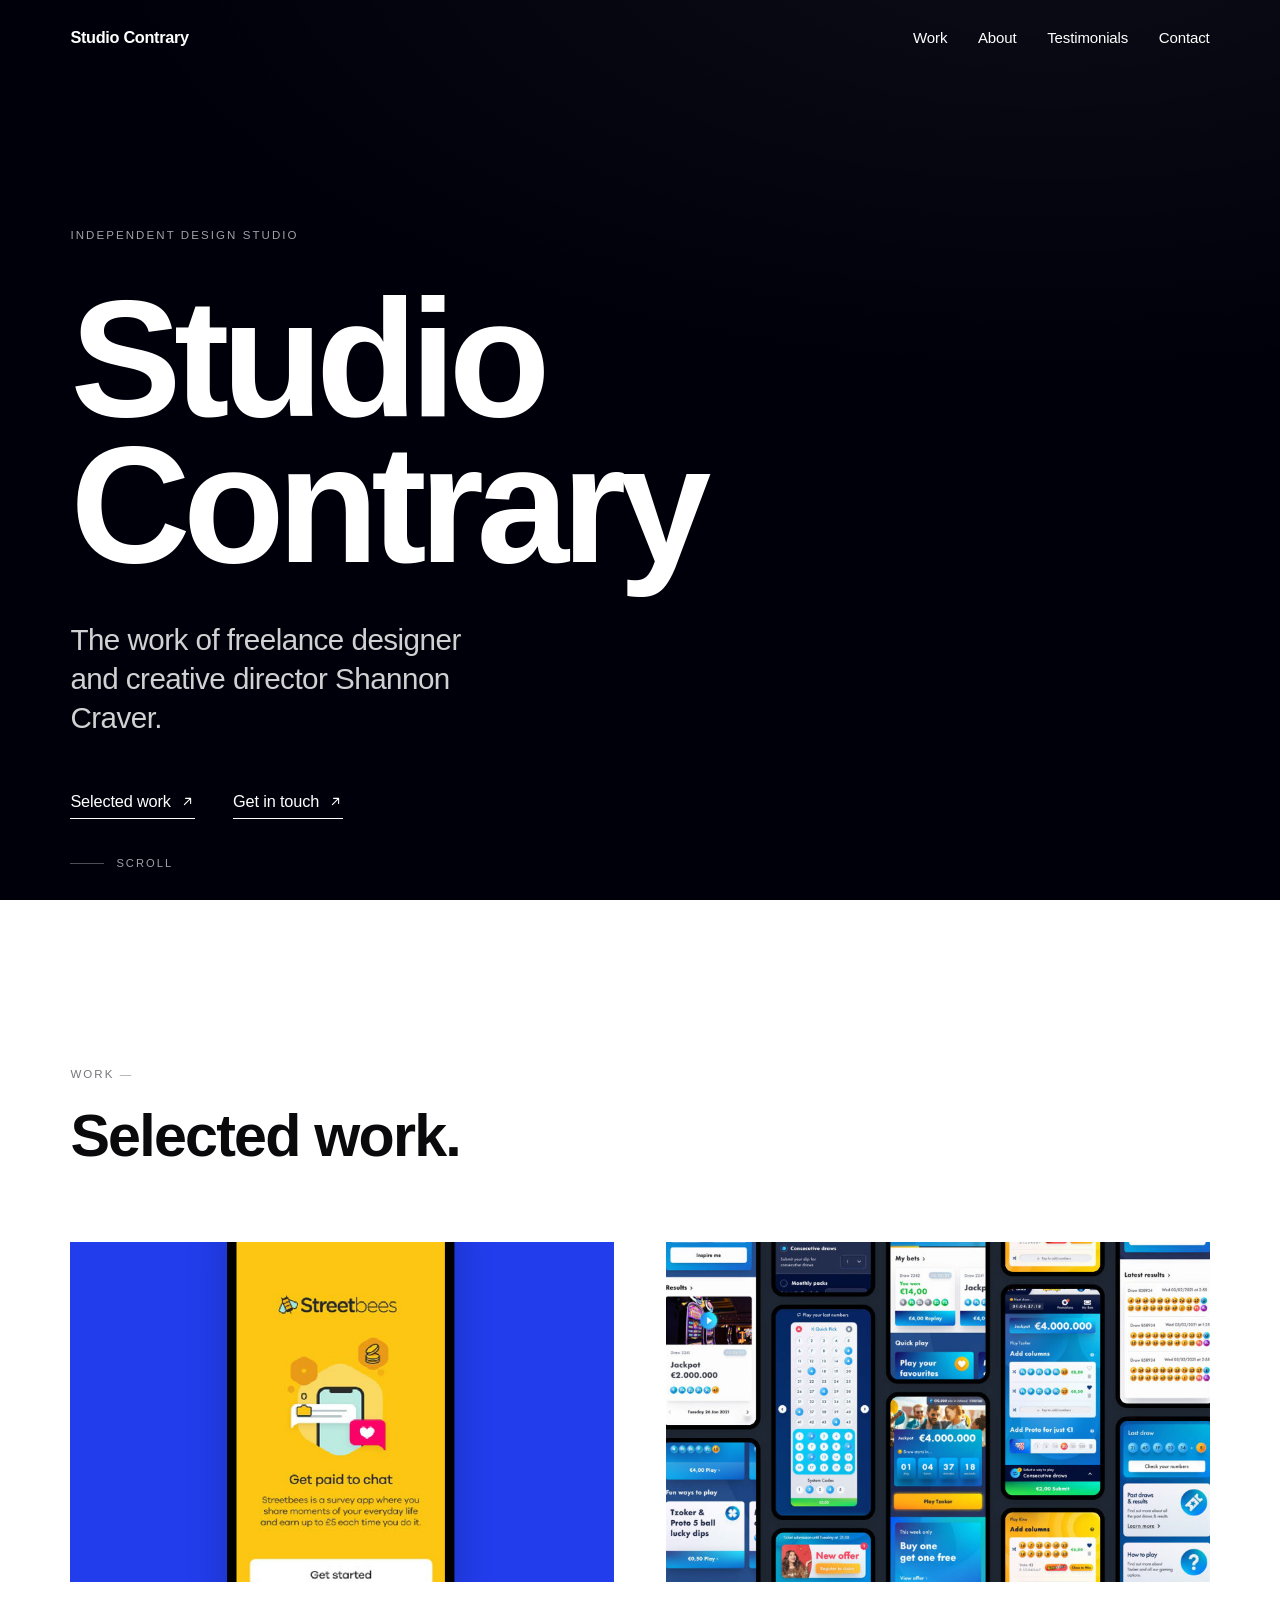
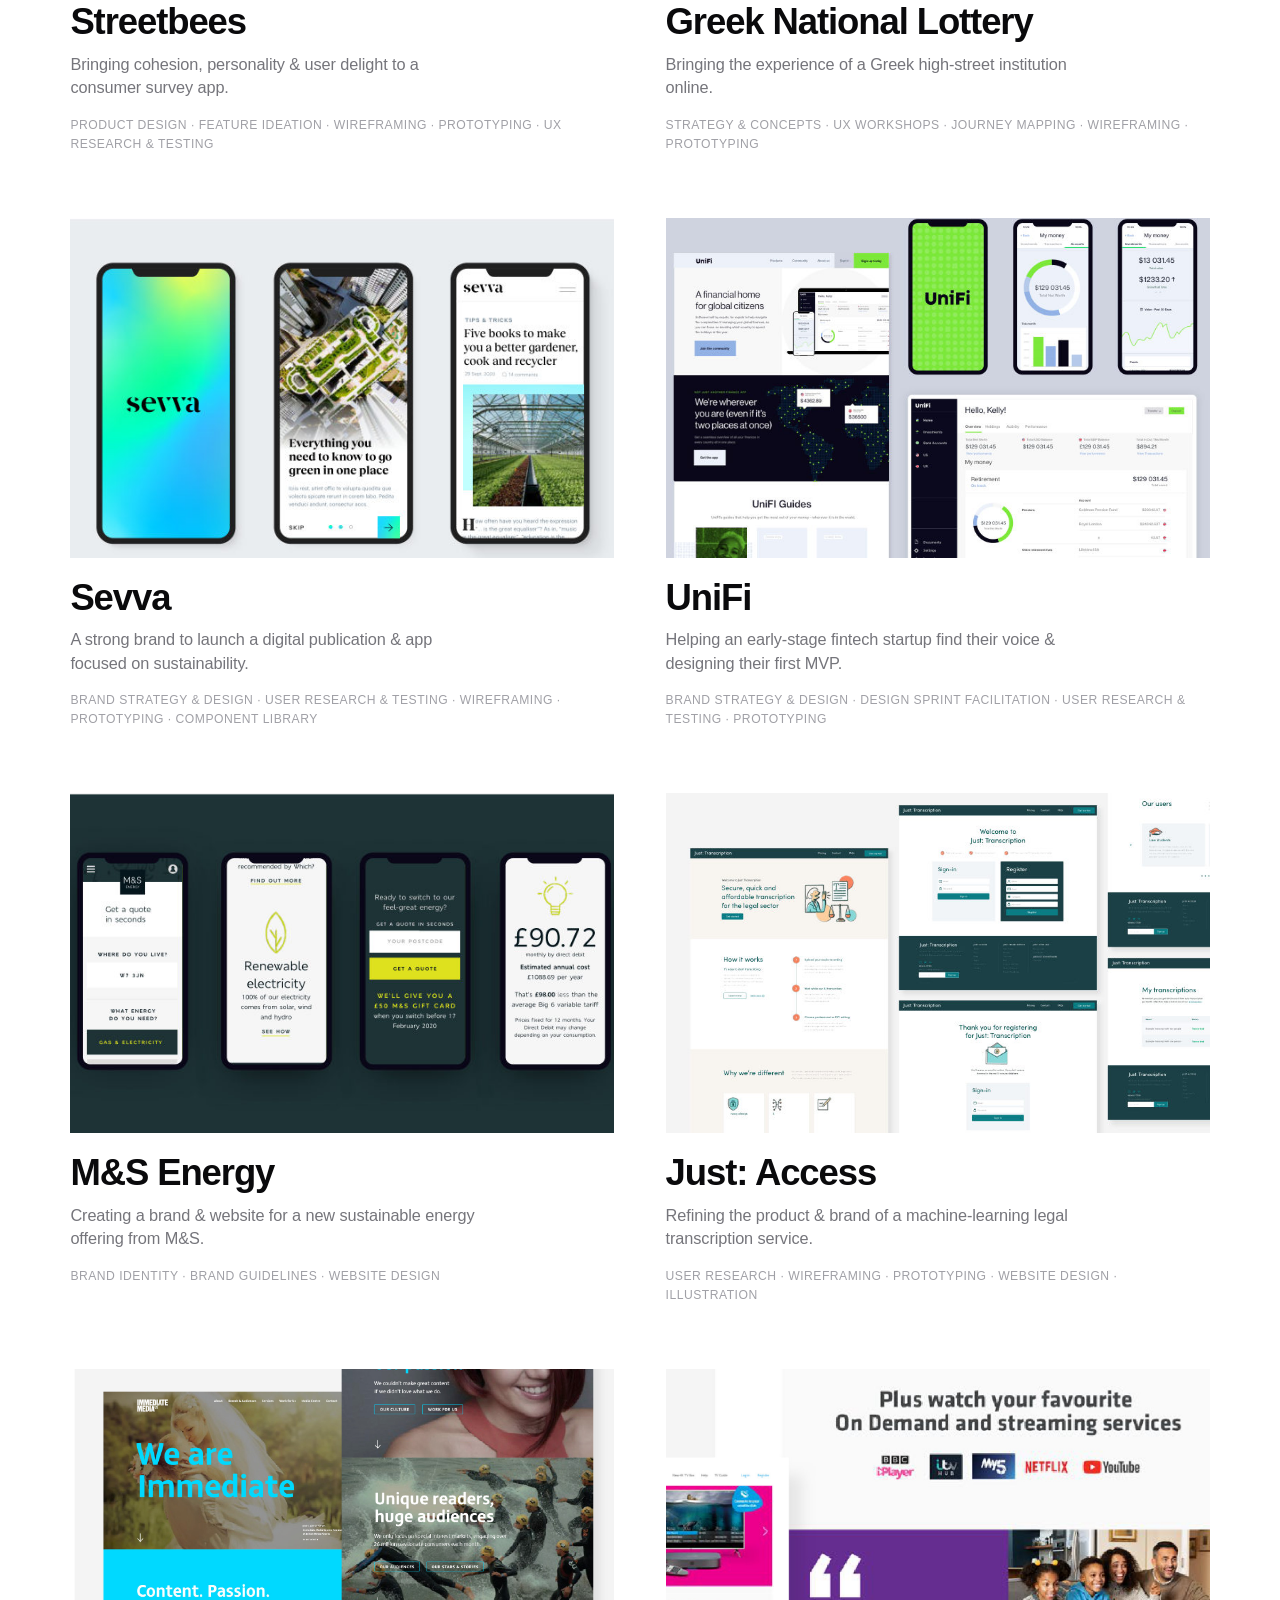
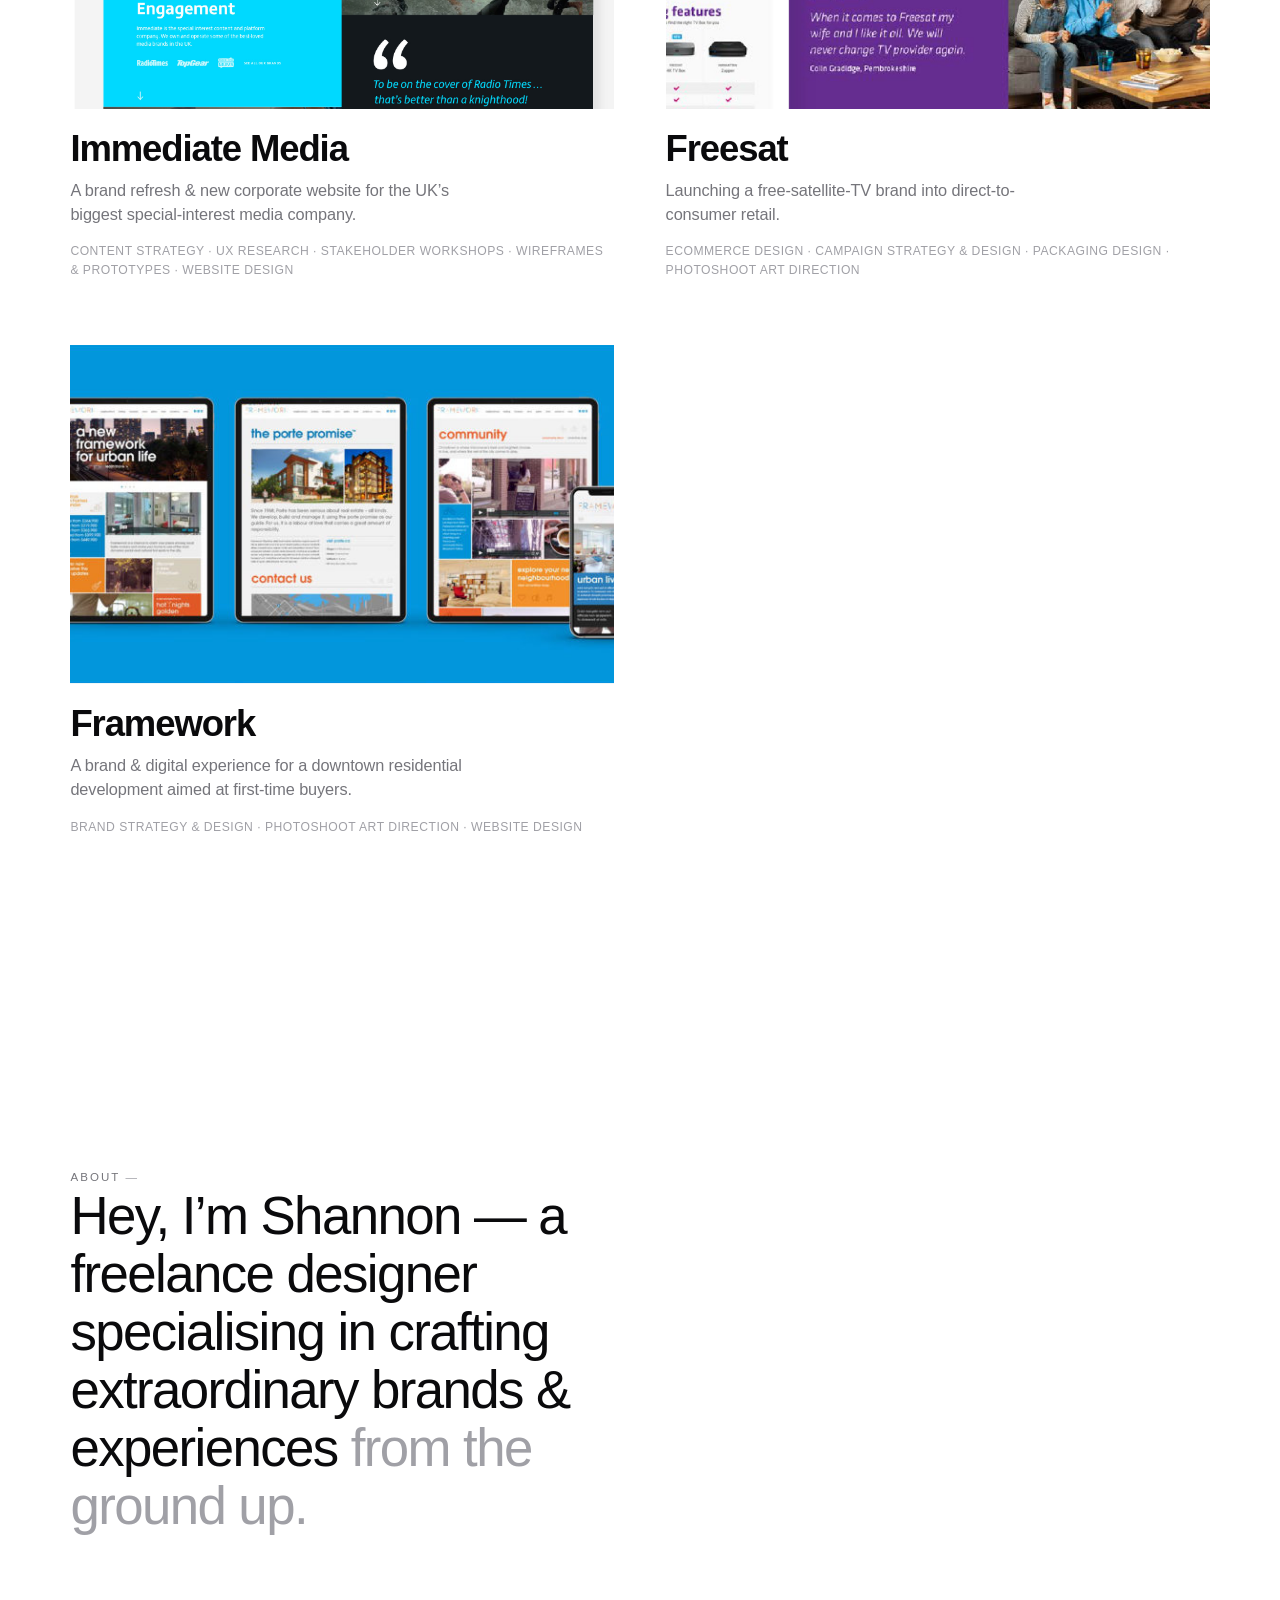
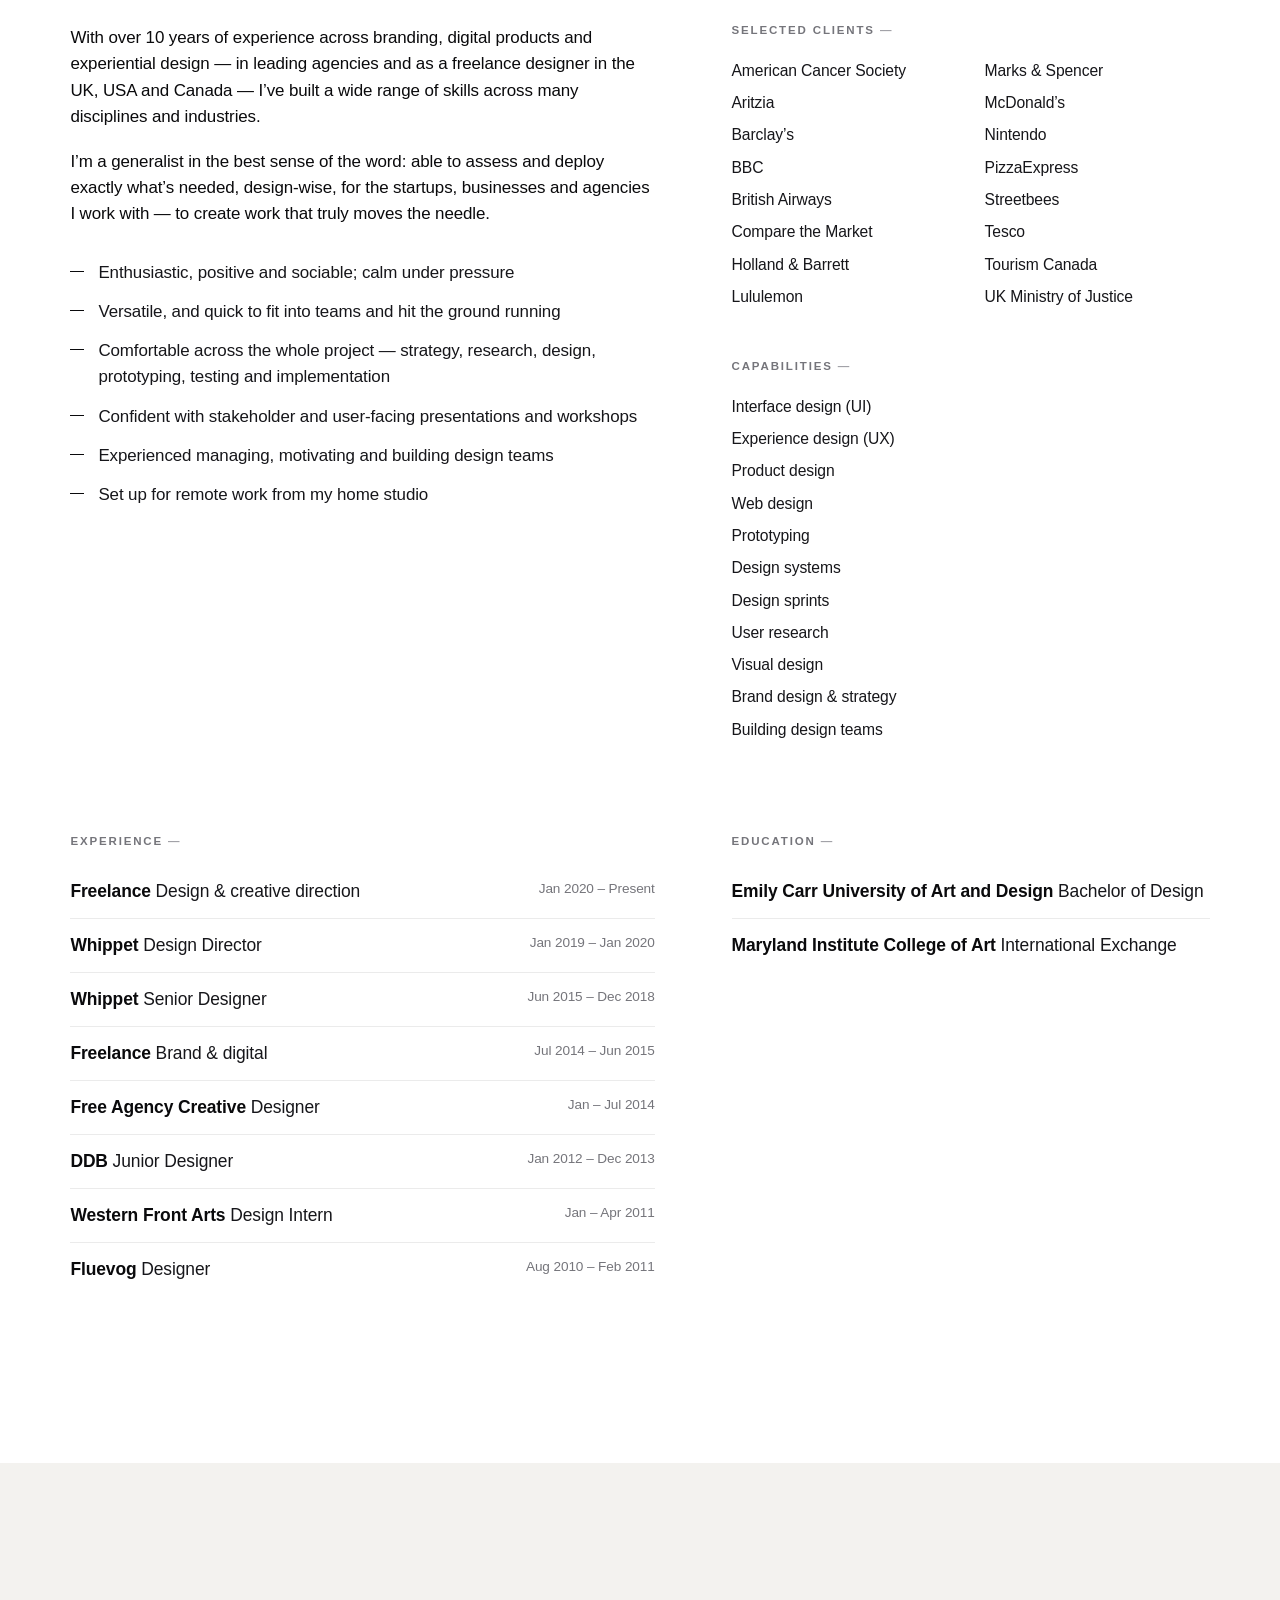
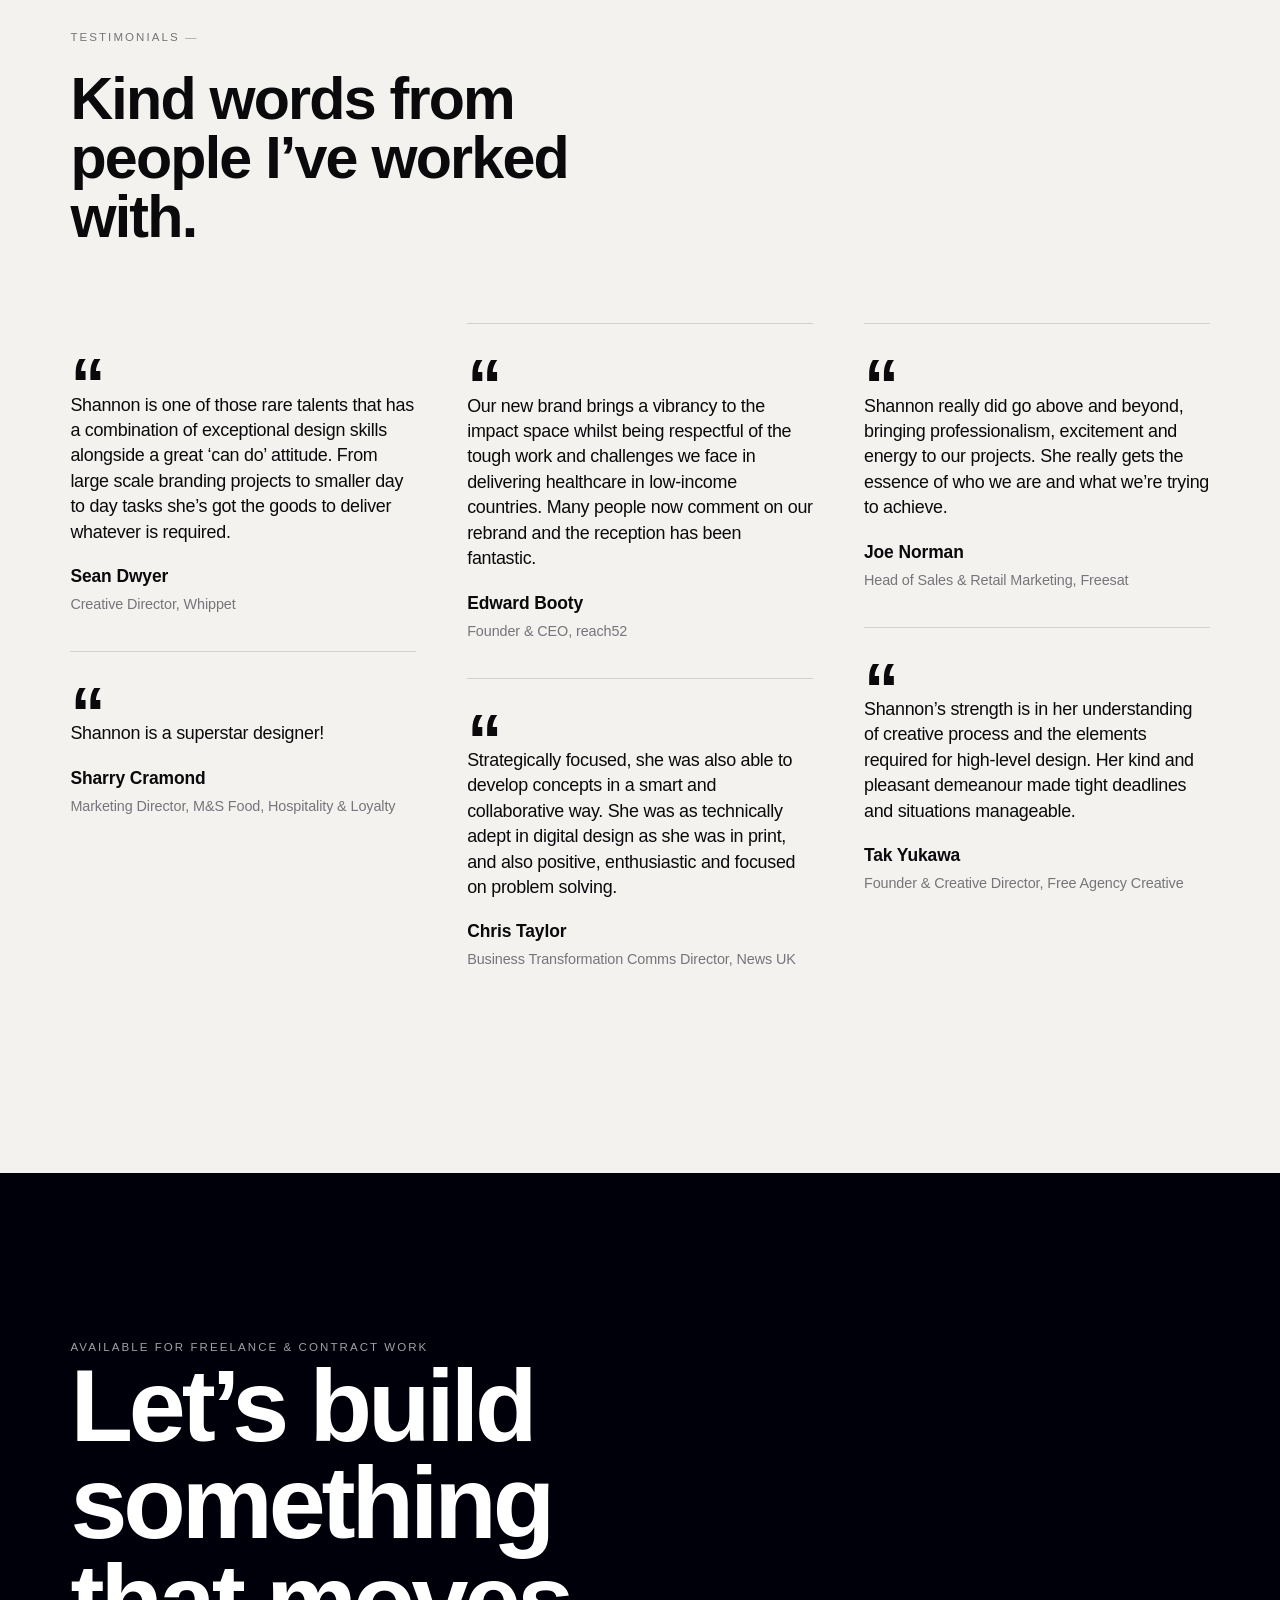
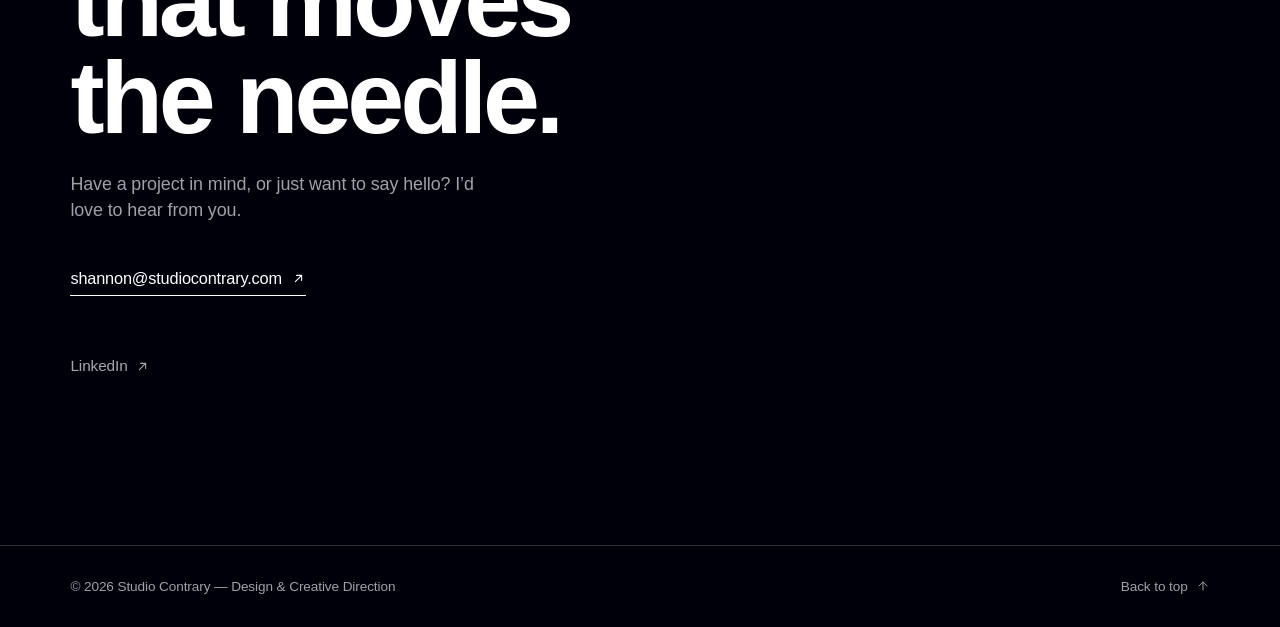
<file: index.html>
<!doctype html>
<html lang="en">
<head>
<meta charset="utf-8">
<meta name="viewport" content="width=device-width, initial-scale=1">
<title>Studio Contrary — Shannon Craver, Design &amp; Creative Direction</title>
<meta name="description" content="Studio Contrary is the studio of freelance designer and creative director Shannon Craver — 10+ years crafting brands, digital products and experiences for startups, businesses and agencies across the UK, USA and Canada.">
<meta property="og:type" content="website">
<meta property="og:title" content="Studio Contrary — Shannon Craver, Design &amp; Creative Direction">
<meta property="og:description" content="Studio Contrary is the studio of freelance designer and creative director Shannon Craver — 10+ years crafting brands, digital products and experiences for startups, businesses and agencies across the UK, USA and Canada.">
<meta property="og:image" content="assets/spreads/full/p22.jpg">
<meta name="twitter:card" content="summary_large_image">
<link rel="icon" href="assets/favicon.svg" type="image/svg+xml">
<link rel="stylesheet" href="assets/css/style.css">
</head>
<body>
<header class="site-header" id="top">
  <div class="wrap">
    <a class="brand" href="#top">Studio Contrary</a>
    <nav class="nav" aria-label="Primary">
      <a href="#work">Work</a>
      <a href="#about">About</a>
      <a href="#testimonials">Testimonials</a>
      <a href="#contact">Contact</a>
    </nav>
    <button class="menu-toggle" aria-label="Menu" aria-expanded="false">
      <span></span><span></span><span></span>
    </button>
  </div>
</header>
<main>
<section class="hero" data-hero>
  <div class="wrap">
    <p class="eyebrow on-dark">Independent design studio</p>
    <h1>Studio<br>Contrary</h1>
    <p class="lede">The work of freelance designer and creative director Shannon Craver.</p>
    <div class="cta-row">
      <a class="link-arrow" href="#work">Selected work <svg class="arrow" width="15" height="15" viewBox="0 0 24 24" fill="none" stroke="currentColor" stroke-width="1.7" stroke-linecap="round" stroke-linejoin="round"><path d="M7 17L17 7M9 7h8v8"/></svg></a>
      <a class="link-arrow" href="#contact">Get in touch <svg class="arrow" width="15" height="15" viewBox="0 0 24 24" fill="none" stroke="currentColor" stroke-width="1.7" stroke-linecap="round" stroke-linejoin="round"><path d="M7 17L17 7M9 7h8v8"/></svg></a>
    </div>
  </div>
  <div class="scroll-cue"><span class="bar"></span> Scroll</div>
</section>
<section class="section" id="work">
  <div class="wrap">
    <div class="sec-head reveal">
      <p class="eyebrow">Work</p>
      <h2>Selected work.</h2>
    </div>
    <div class="work-grid">
      <a class="card reveal" href="projects/streetbees.html" aria-label="Streetbees case study">
    <div class="card-img">
      <img src="assets/cards/streetbees.jpg" alt="Streetbees — preview" width="800" height="500" loading="lazy">
    </div>
    <div class="card-body">
      <div class="card-title"><h3>Streetbees</h3><svg class="arrow" width="15" height="15" viewBox="0 0 24 24" fill="none" stroke="currentColor" stroke-width="1.7" stroke-linecap="round" stroke-linejoin="round"><path d="M7 17L17 7M9 7h8v8"/></svg></div>
      <p class="card-desc">Bringing cohesion, personality &amp; user delight to a consumer survey app.</p>
      <p class="card-tags">Product design &middot; Feature ideation &middot; Wireframing &middot; Prototyping &middot; UX research &amp; testing</p>
    </div>
  </a><a class="card reveal" href="projects/greek-national-lottery.html" aria-label="Greek National Lottery case study">
    <div class="card-img">
      <img src="assets/spreads/thumb/p12.jpg" alt="Greek National Lottery — preview" width="800" height="500" loading="lazy">
    </div>
    <div class="card-body">
      <div class="card-title"><h3>Greek National Lottery</h3><svg class="arrow" width="15" height="15" viewBox="0 0 24 24" fill="none" stroke="currentColor" stroke-width="1.7" stroke-linecap="round" stroke-linejoin="round"><path d="M7 17L17 7M9 7h8v8"/></svg></div>
      <p class="card-desc">Bringing the experience of a Greek high-street institution online.</p>
      <p class="card-tags">Strategy &amp; concepts &middot; UX workshops &middot; Journey mapping &middot; Wireframing &middot; Prototyping</p>
    </div>
  </a><a class="card reveal" href="projects/sevva.html" aria-label="Sevva case study">
    <div class="card-img">
      <img src="assets/spreads/thumb/p16.jpg" alt="Sevva — preview" width="800" height="500" loading="lazy">
    </div>
    <div class="card-body">
      <div class="card-title"><h3>Sevva</h3><svg class="arrow" width="15" height="15" viewBox="0 0 24 24" fill="none" stroke="currentColor" stroke-width="1.7" stroke-linecap="round" stroke-linejoin="round"><path d="M7 17L17 7M9 7h8v8"/></svg></div>
      <p class="card-desc">A strong brand to launch a digital publication &amp; app focused on sustainability.</p>
      <p class="card-tags">Brand strategy &amp; design &middot; User research &amp; testing &middot; Wireframing &middot; Prototyping &middot; Component library</p>
    </div>
  </a><a class="card reveal" href="projects/unifi.html" aria-label="UniFi case study">
    <div class="card-img">
      <img src="assets/spreads/thumb/p22.jpg" alt="UniFi — preview" width="800" height="500" loading="lazy">
    </div>
    <div class="card-body">
      <div class="card-title"><h3>UniFi</h3><svg class="arrow" width="15" height="15" viewBox="0 0 24 24" fill="none" stroke="currentColor" stroke-width="1.7" stroke-linecap="round" stroke-linejoin="round"><path d="M7 17L17 7M9 7h8v8"/></svg></div>
      <p class="card-desc">Helping an early-stage fintech startup find their voice &amp; designing their first MVP.</p>
      <p class="card-tags">Brand strategy &amp; design &middot; Design sprint facilitation &middot; User research &amp; testing &middot; Prototyping</p>
    </div>
  </a><a class="card reveal" href="projects/ms-energy.html" aria-label="M&S Energy case study">
    <div class="card-img">
      <img src="assets/spreads/thumb/p27.jpg" alt="M&amp;S Energy — preview" width="800" height="500" loading="lazy">
    </div>
    <div class="card-body">
      <div class="card-title"><h3>M&amp;S Energy</h3><svg class="arrow" width="15" height="15" viewBox="0 0 24 24" fill="none" stroke="currentColor" stroke-width="1.7" stroke-linecap="round" stroke-linejoin="round"><path d="M7 17L17 7M9 7h8v8"/></svg></div>
      <p class="card-desc">Creating a brand &amp; website for a new sustainable energy offering from M&amp;S.</p>
      <p class="card-tags">Brand identity &middot; Brand guidelines &middot; Website design</p>
    </div>
  </a><a class="card reveal" href="projects/just-access.html" aria-label="Just: Access case study">
    <div class="card-img">
      <img src="assets/spreads/thumb/p34.jpg" alt="Just: Access — preview" width="800" height="500" loading="lazy">
    </div>
    <div class="card-body">
      <div class="card-title"><h3>Just: Access</h3><svg class="arrow" width="15" height="15" viewBox="0 0 24 24" fill="none" stroke="currentColor" stroke-width="1.7" stroke-linecap="round" stroke-linejoin="round"><path d="M7 17L17 7M9 7h8v8"/></svg></div>
      <p class="card-desc">Refining the product &amp; brand of a machine-learning legal transcription service.</p>
      <p class="card-tags">User research &middot; Wireframing &middot; Prototyping &middot; Website design &middot; Illustration</p>
    </div>
  </a><a class="card reveal" href="projects/immediate-media.html" aria-label="Immediate Media case study">
    <div class="card-img">
      <img src="assets/cards/immediate-media.jpg" alt="Immediate Media — preview" width="800" height="500" loading="lazy">
    </div>
    <div class="card-body">
      <div class="card-title"><h3>Immediate Media</h3><svg class="arrow" width="15" height="15" viewBox="0 0 24 24" fill="none" stroke="currentColor" stroke-width="1.7" stroke-linecap="round" stroke-linejoin="round"><path d="M7 17L17 7M9 7h8v8"/></svg></div>
      <p class="card-desc">A brand refresh &amp; new corporate website for the UK’s biggest special-interest media company.</p>
      <p class="card-tags">Content strategy &middot; UX research &middot; Stakeholder workshops &middot; Wireframes &amp; prototypes &middot; Website design</p>
    </div>
  </a><a class="card reveal" href="projects/freesat.html" aria-label="Freesat case study">
    <div class="card-img">
      <img src="assets/cards/freesat.jpg" alt="Freesat — preview" width="800" height="500" loading="lazy">
    </div>
    <div class="card-body">
      <div class="card-title"><h3>Freesat</h3><svg class="arrow" width="15" height="15" viewBox="0 0 24 24" fill="none" stroke="currentColor" stroke-width="1.7" stroke-linecap="round" stroke-linejoin="round"><path d="M7 17L17 7M9 7h8v8"/></svg></div>
      <p class="card-desc">Launching a free-satellite-TV brand into direct-to-consumer retail.</p>
      <p class="card-tags">Ecommerce design &middot; Campaign strategy &amp; design &middot; Packaging design &middot; Photoshoot art direction</p>
    </div>
  </a><a class="card reveal" href="projects/framework.html" aria-label="Framework case study">
    <div class="card-img">
      <img src="assets/spreads/thumb/p36.jpg" alt="Framework — preview" width="800" height="500" loading="lazy">
    </div>
    <div class="card-body">
      <div class="card-title"><h3>Framework</h3><svg class="arrow" width="15" height="15" viewBox="0 0 24 24" fill="none" stroke="currentColor" stroke-width="1.7" stroke-linecap="round" stroke-linejoin="round"><path d="M7 17L17 7M9 7h8v8"/></svg></div>
      <p class="card-desc">A brand &amp; digital experience for a downtown residential development aimed at first-time buyers.</p>
      <p class="card-tags">Brand strategy &amp; design &middot; Photoshoot art direction &middot; Website design</p>
    </div>
  </a>
    </div>
  </div>
</section>
<section class="about section" id="about">
  <div class="wrap">
    <p class="eyebrow dash reveal">About</p>
    <p class="intro reveal d1">Hey, I’m Shannon — a freelance designer specialising in crafting extraordinary brands &amp; experiences <em>from the ground up.</em></p>
    <div class="about-grid">
      <div class="about-bio reveal">
        <p>With over 10 years of experience across branding, digital products and experiential design — in leading agencies and as a freelance designer in the UK, USA and Canada — I’ve built a wide range of skills across many disciplines and industries.</p><p>I’m a generalist in the best sense of the word: able to assess and deploy exactly what’s needed, design-wise, for the startups, businesses and agencies I work with — to create work that truly moves the needle.</p>
        <ul class="with"><li>Enthusiastic, positive and sociable; calm under pressure</li><li>Versatile, and quick to fit into teams and hit the ground running</li><li>Comfortable across the whole project — strategy, research, design, prototyping, testing and implementation</li><li>Confident with stakeholder and user-facing presentations and workshops</li><li>Experienced managing, motivating and building design teams</li><li>Set up for remote work from my home studio</li></ul>
      </div>
      <div class="facts">
        <div class="fact reveal d1">
          <h4>Selected clients</h4>
          <ul><li>American Cancer Society</li><li>Aritzia</li><li>Barclay’s</li><li>BBC</li><li>British Airways</li><li>Compare the Market</li><li>Holland &amp; Barrett</li><li>Lululemon</li><li>Marks &amp; Spencer</li><li>McDonald’s</li><li>Nintendo</li><li>PizzaExpress</li><li>Streetbees</li><li>Tesco</li><li>Tourism Canada</li><li>UK Ministry of Justice</li></ul>
        </div>
        <div class="fact single reveal d2">
          <h4>Capabilities</h4>
          <ul><li>Interface design (UI)</li><li>Experience design (UX)</li><li>Product design</li><li>Web design</li><li>Prototyping</li><li>Design systems</li><li>Design sprints</li><li>User research</li><li>Visual design</li><li>Brand design &amp; strategy</li><li>Building design teams</li></ul>
        </div>
      </div>
    </div>
    <div class="about-grid">
      <div class="fact single reveal">
        <h4>Experience</h4>
        <div class="cv-row"><span class="role"><b>Freelance</b> Design &amp; creative direction</span><span class="when">Jan 2020 – Present</span></div><div class="cv-row"><span class="role"><b>Whippet</b> Design Director</span><span class="when">Jan 2019 – Jan 2020</span></div><div class="cv-row"><span class="role"><b>Whippet</b> Senior Designer</span><span class="when">Jun 2015 – Dec 2018</span></div><div class="cv-row"><span class="role"><b>Freelance</b> Brand &amp; digital</span><span class="when">Jul 2014 – Jun 2015</span></div><div class="cv-row"><span class="role"><b>Free Agency Creative</b> Designer</span><span class="when">Jan – Jul 2014</span></div><div class="cv-row"><span class="role"><b>DDB</b> Junior Designer</span><span class="when">Jan 2012 – Dec 2013</span></div><div class="cv-row"><span class="role"><b>Western Front Arts</b> Design Intern</span><span class="when">Jan – Apr 2011</span></div><div class="cv-row"><span class="role"><b>Fluevog</b> Designer</span><span class="when">Aug 2010 – Feb 2011</span></div>
      </div>
      <div class="fact single reveal d1">
        <h4>Education</h4>
        <div class="cv-row"><span class="role"><b>Emily Carr University of Art and Design</b> Bachelor of Design</span></div><div class="cv-row"><span class="role"><b>Maryland Institute College of Art</b> International Exchange</span></div>
      </div>
    </div>
  </div>
</section>
<section class="quotes section" id="testimonials">
  <div class="wrap">
    <div class="sec-head reveal">
      <p class="eyebrow">Testimonials</p>
      <h2>Kind words from people I’ve worked with.</h2>
    </div>
    <div class="quote-grid"><figure class="quote reveal">
      <div class="mark" aria-hidden="true">“</div>
      <blockquote>Shannon is one of those rare talents that has a combination of exceptional design skills alongside a great ‘can do’ attitude. From large scale branding projects to smaller day to day tasks she’s got the goods to deliver whatever is required.</blockquote>
      <figcaption class="who"><b>Sean Dwyer</b><span>Creative Director, Whippet</span></figcaption>
    </figure><figure class="quote reveal">
      <div class="mark" aria-hidden="true">“</div>
      <blockquote>Shannon is a superstar designer!</blockquote>
      <figcaption class="who"><b>Sharry Cramond</b><span>Marketing Director, M&amp;S Food, Hospitality &amp; Loyalty</span></figcaption>
    </figure><figure class="quote reveal">
      <div class="mark" aria-hidden="true">“</div>
      <blockquote>Our new brand brings a vibrancy to the impact space whilst being respectful of the tough work and challenges we face in delivering healthcare in low-income countries. Many people now comment on our rebrand and the reception has been fantastic.</blockquote>
      <figcaption class="who"><b>Edward Booty</b><span>Founder &amp; CEO, reach52</span></figcaption>
    </figure><figure class="quote reveal">
      <div class="mark" aria-hidden="true">“</div>
      <blockquote>Strategically focused, she was also able to develop concepts in a smart and collaborative way. She was as technically adept in digital design as she was in print, and also positive, enthusiastic and focused on problem solving.</blockquote>
      <figcaption class="who"><b>Chris Taylor</b><span>Business Transformation Comms Director, News UK</span></figcaption>
    </figure><figure class="quote reveal">
      <div class="mark" aria-hidden="true">“</div>
      <blockquote>Shannon really did go above and beyond, bringing professionalism, excitement and energy to our projects. She really gets the essence of who we are and what we’re trying to achieve.</blockquote>
      <figcaption class="who"><b>Joe Norman</b><span>Head of Sales &amp; Retail Marketing, Freesat</span></figcaption>
    </figure><figure class="quote reveal">
      <div class="mark" aria-hidden="true">“</div>
      <blockquote>Shannon’s strength is in her understanding of creative process and the elements required for high-level design. Her kind and pleasant demeanour made tight deadlines and situations manageable.</blockquote>
      <figcaption class="who"><b>Tak Yukawa</b><span>Founder &amp; Creative Director, Free Agency Creative</span></figcaption>
    </figure></div>
  </div>
</section>
</main>
<section class="contact section" id="contact">
  <div class="wrap">
    <p class="eyebrow reveal" style="color:var(--muted-2)">Available for freelance &amp; contract work</p>
    <h2 class="big reveal d1">Let’s build<br>something<br><a href="mailto:shannon@studiocontrary.com">that moves<br>the needle.</a></h2>
    <p class="sub reveal d1">Have a project in mind, or just want to say hello? I’d love to hear from you.</p>
    <div class="cta-row reveal d2">
      <a class="link-arrow" href="mailto:shannon@studiocontrary.com">shannon@studiocontrary.com <svg class="arrow" width="15" height="15" viewBox="0 0 24 24" fill="none" stroke="currentColor" stroke-width="1.7" stroke-linecap="round" stroke-linejoin="round"><path d="M7 17L17 7M9 7h8v8"/></svg></a>
    </div>
    <div class="socials reveal d3"><a href="https://uk.linkedin.com/in/shannoncraver" target="_blank" rel="noopener">LinkedIn <svg class="arrow" width="15" height="15" viewBox="0 0 24 24" fill="none" stroke="currentColor" stroke-width="1.7" stroke-linecap="round" stroke-linejoin="round"><path d="M7 17L17 7M9 7h8v8"/></svg></a></div>
  </div>
</section>
<footer class="site-footer">
  <div class="wrap">
    <span>© <span data-year>2023</span> Studio Contrary — Design & Creative Direction</span>
    <a class="to-top" href="#top">Back to top
      <svg class="arrow" width="14" height="14" viewBox="0 0 24 24" fill="none" stroke="currentColor" stroke-width="1.7" stroke-linecap="round" stroke-linejoin="round"><path d="M12 19V5M5 12l7-7 7 7"/></svg>
    </a>
  </div>
</footer>
<script src="assets/js/main.js"></script>
</body>
</html>
</file>
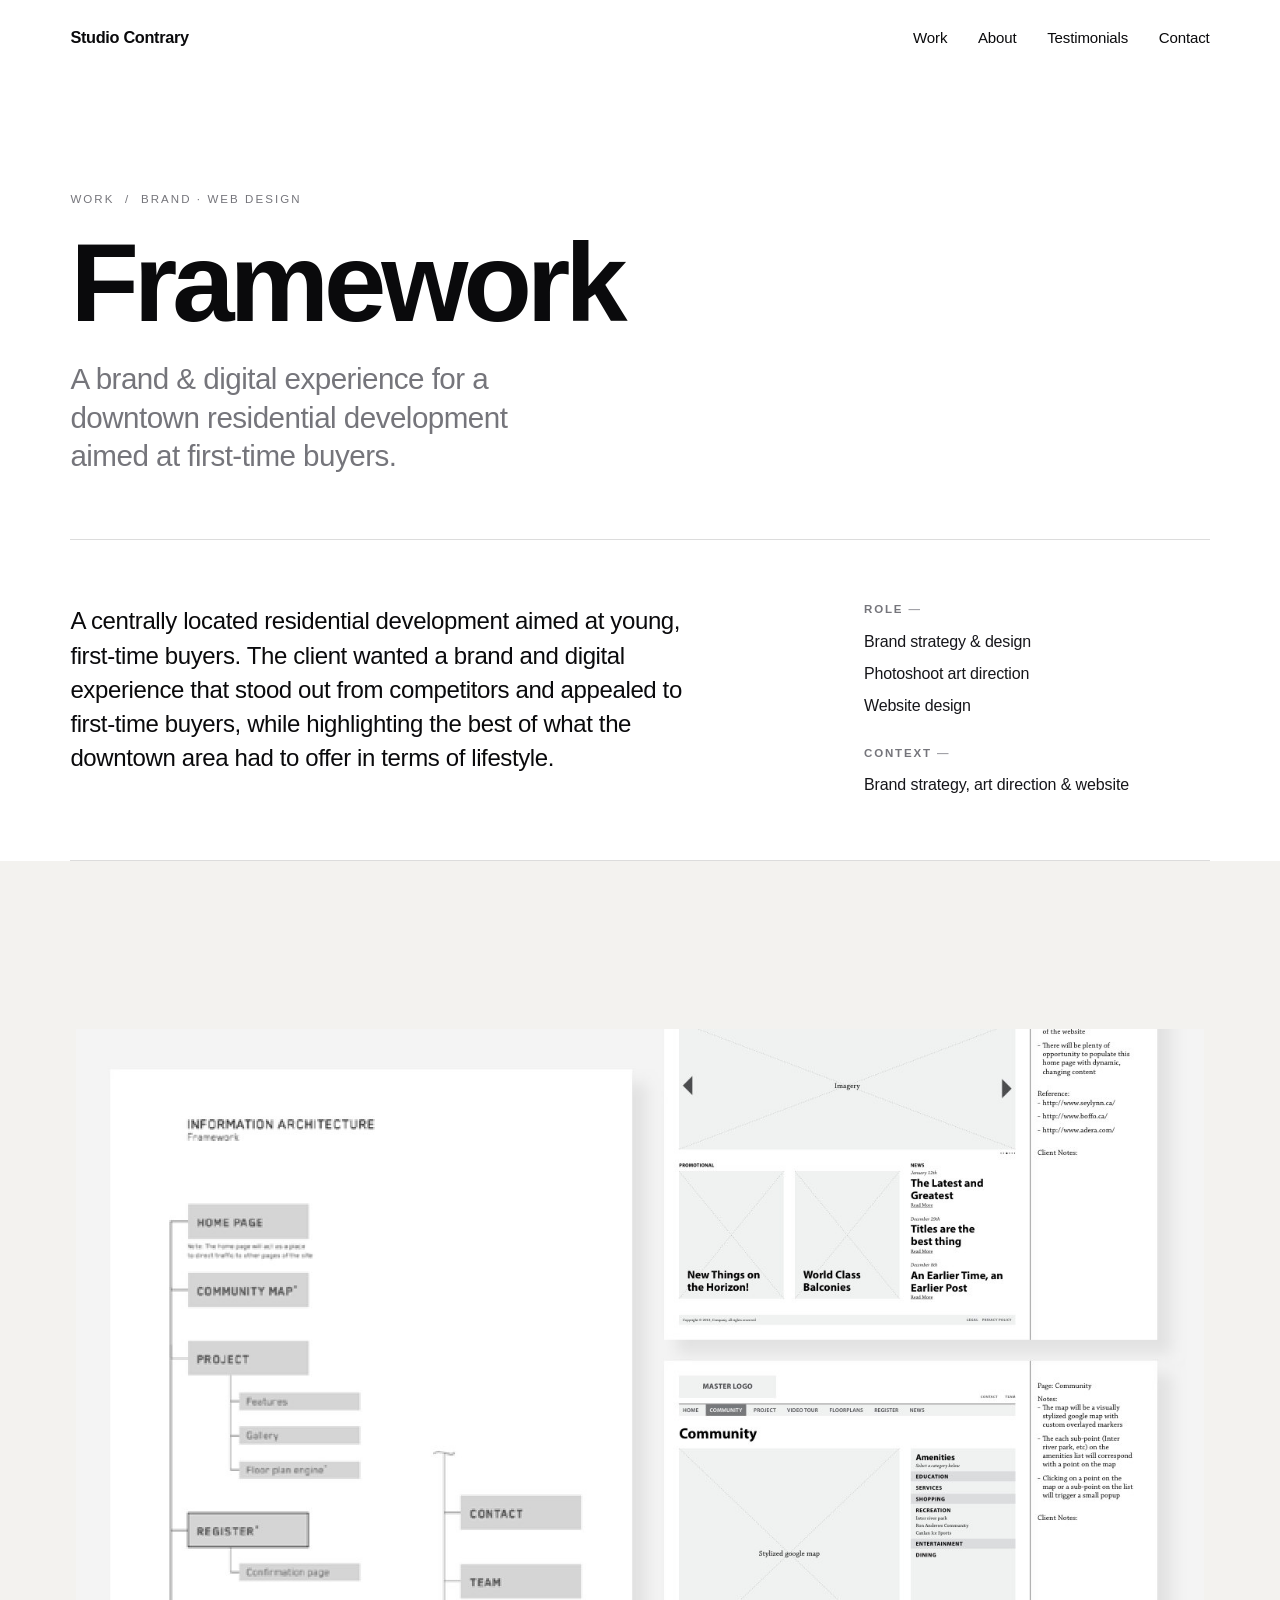
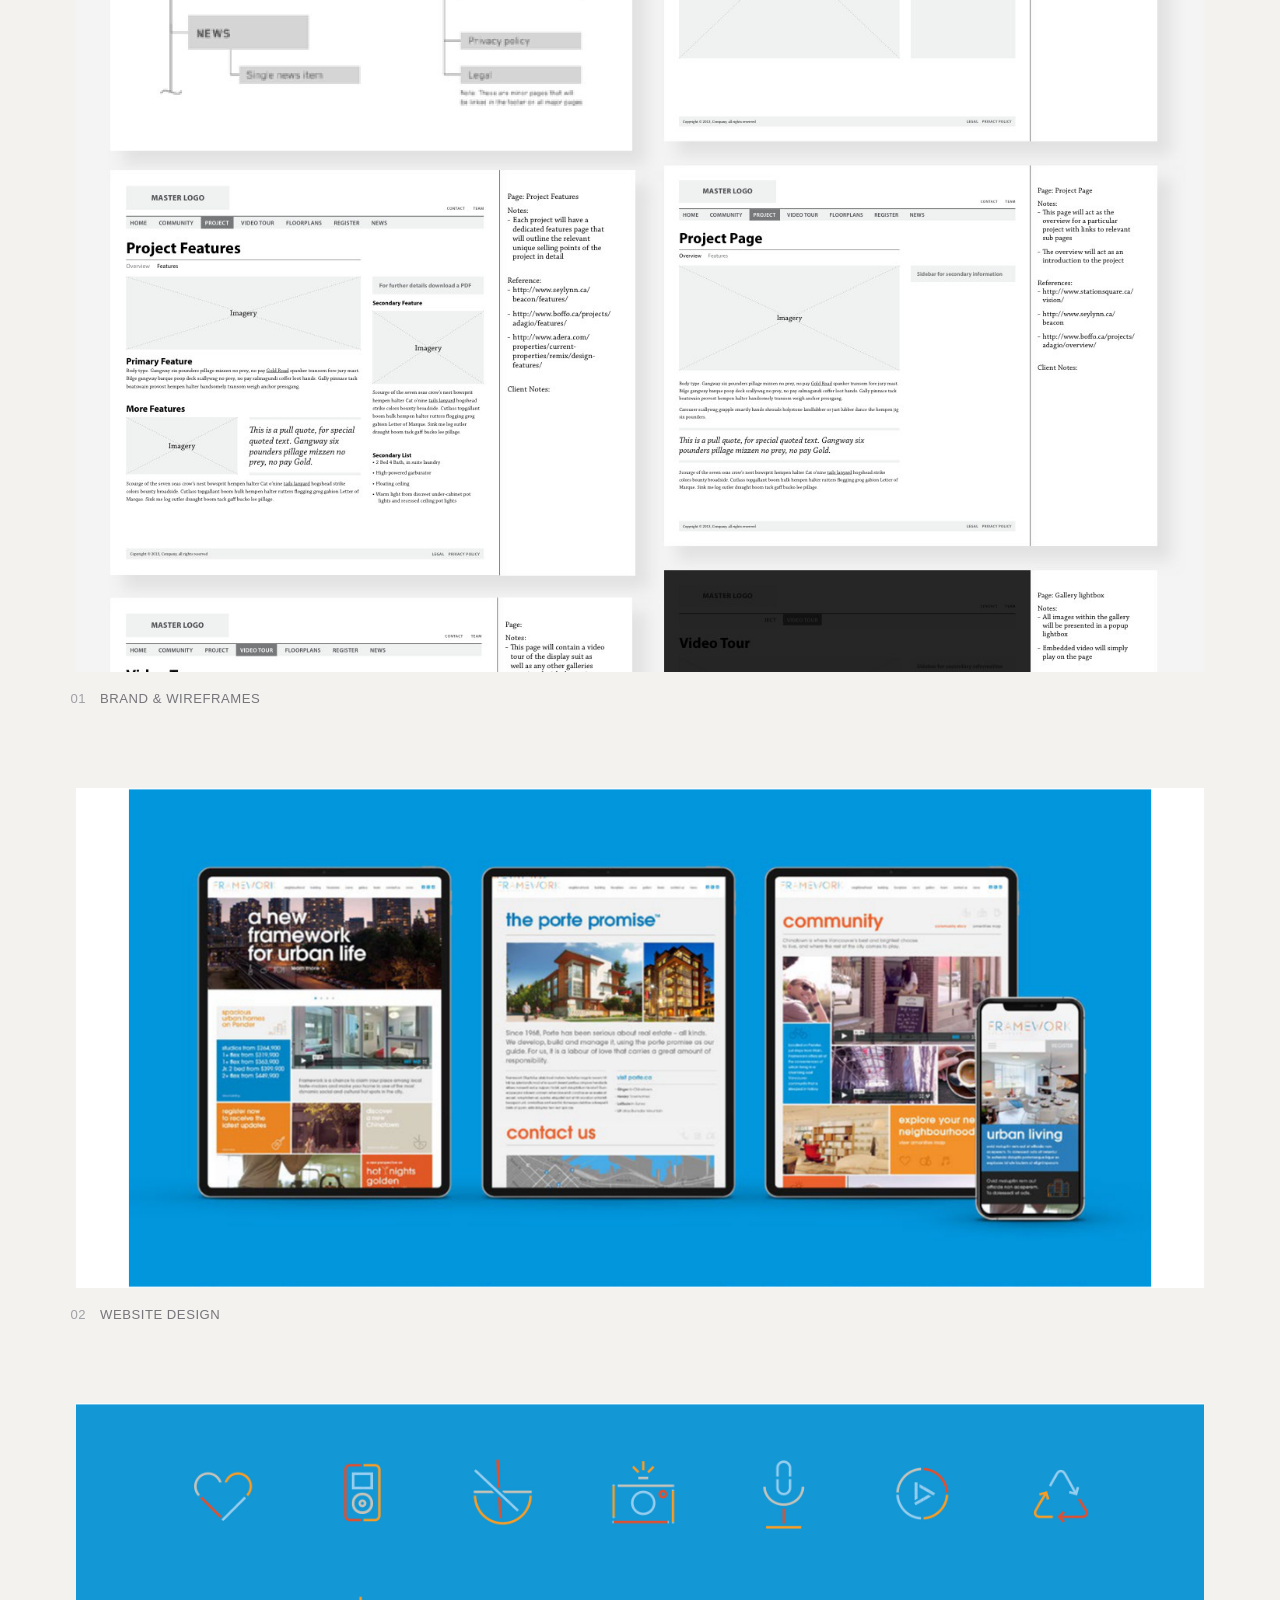
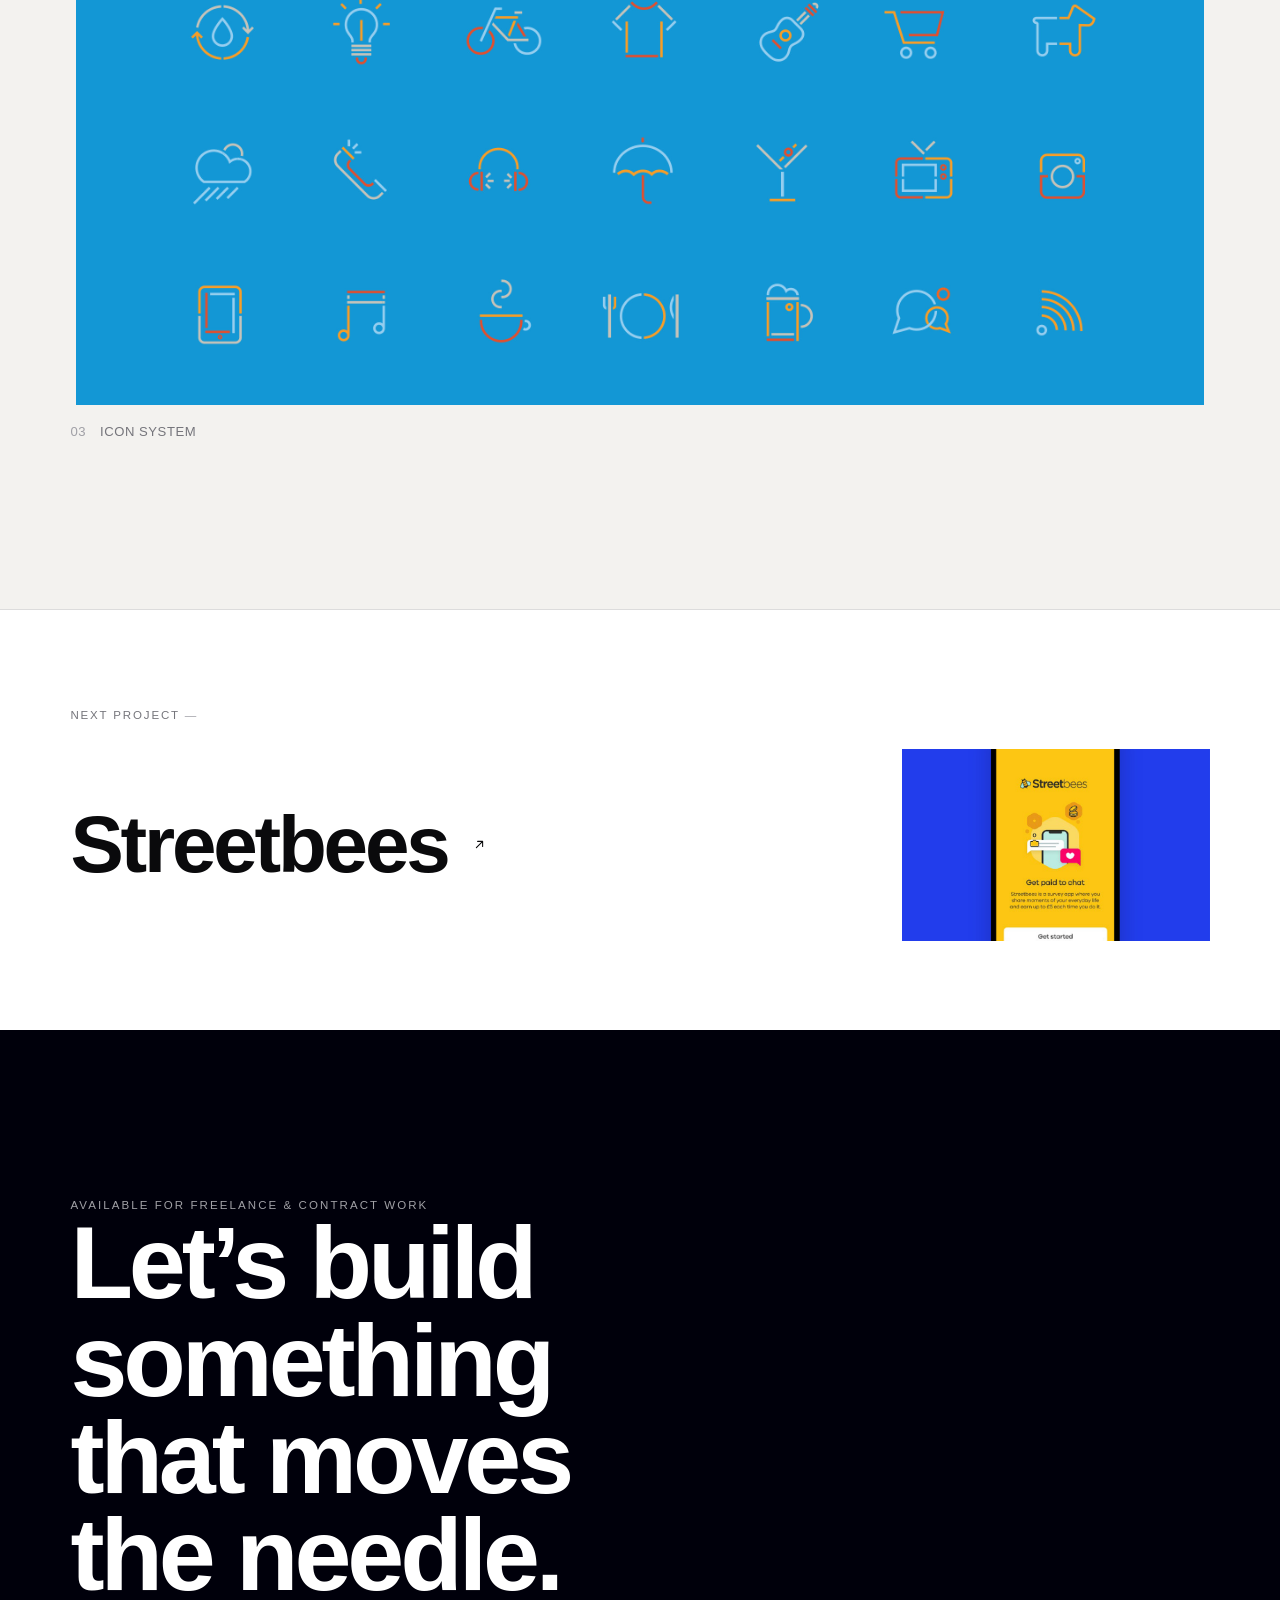
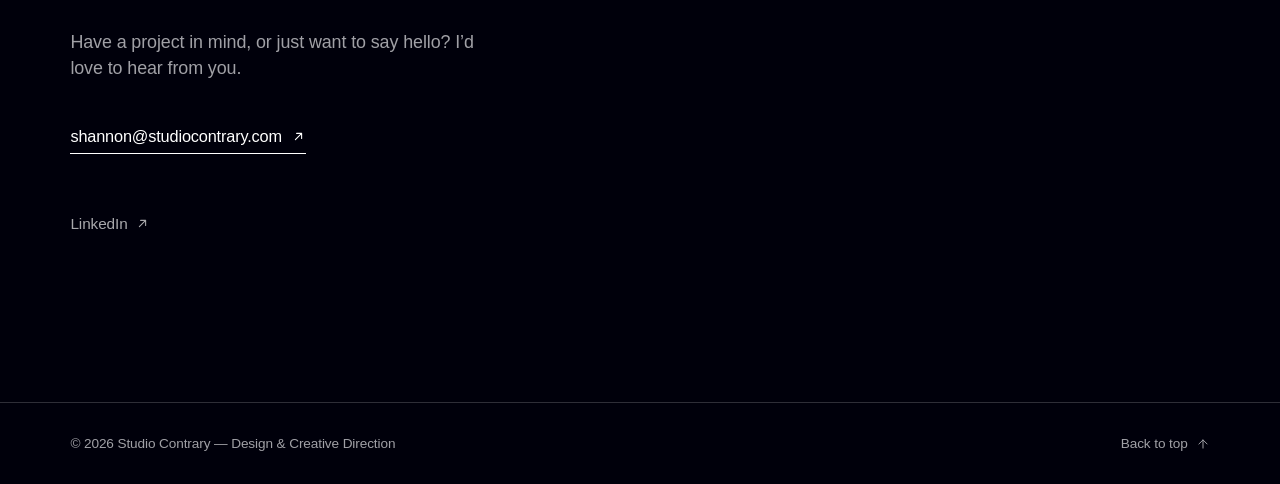
<file: projects/framework.html>
<!doctype html>
<html lang="en">
<head>
<meta charset="utf-8">
<meta name="viewport" content="width=device-width, initial-scale=1">
<title>Framework — Studio Contrary</title>
<meta name="description" content="A brand & digital experience for a downtown residential development aimed at first-time buyers.">
<meta property="og:type" content="website">
<meta property="og:title" content="Framework — Studio Contrary">
<meta property="og:description" content="A brand & digital experience for a downtown residential development aimed at first-time buyers.">
<meta property="og:image" content="../assets/spreads/full/p36.jpg">
<meta name="twitter:card" content="summary_large_image">
<link rel="icon" href="../assets/favicon.svg" type="image/svg+xml">
<link rel="stylesheet" href="../assets/css/style.css">
</head>
<body>
<header class="site-header" id="top">
  <div class="wrap">
    <a class="brand" href="../index.html">Studio Contrary</a>
    <nav class="nav" aria-label="Primary">
      <a href="../index.html#work">Work</a>
      <a href="../index.html#about">About</a>
      <a href="../index.html#testimonials">Testimonials</a>
      <a href="../index.html#contact">Contact</a>
    </nav>
    <button class="menu-toggle" aria-label="Menu" aria-expanded="false">
      <span></span><span></span><span></span>
    </button>
  </div>
</header>
<main>
<section class="proj-hero">
  <div class="wrap">
    <p class="eyebrow"><a href="../index.html#work">Work</a> &nbsp;/&nbsp; Brand · Web design</p>
    <h1>Framework</h1>
    <p class="tagline">A brand &amp; digital experience for a downtown residential development aimed at first-time buyers.</p>
  </div>
</section>
<section class="wrap">
  <div class="proj-meta">
    <p class="brief reveal">A centrally located residential development aimed at young, first-time buyers. The client wanted a brand and digital experience that stood out from competitors and appealed to first-time buyers, while highlighting the best of what the downtown area had to offer in terms of lifestyle.</p>
    <div class="side reveal d1">
      <div><h4>Role</h4><ul class="role-list"><li>Brand strategy &amp; design</li><li>Photoshoot art direction</li><li>Website design</li></ul></div>
      <div><h4>Context</h4><p class="ctx">Brand strategy, art direction &amp; website</p></div>
    </div>
  </div>
</section>
<section class="spreads section">
  <div class="wrap">
    <figure class="spread reveal">
      <button class="frame" data-full="../assets/spreads/full/p35.jpg" data-cap="Brand &amp; wireframes" aria-label="Enlarge: Brand &amp; wireframes">
        <img src="../assets/spreads/full/p35.jpg" alt="Framework — Brand &amp; wireframes" width="2560" height="1600" loading="lazy">
      </button>
      <figcaption><span class="n">01</span> Brand &amp; wireframes <span class="zoom">Click to enlarge</span></figcaption>
    </figure><figure class="spread reveal">
      <button class="frame" data-full="../assets/spreads/full/p36.jpg" data-cap="Website design" aria-label="Enlarge: Website design">
        <img src="../assets/spreads/full/p36.jpg" alt="Framework — Website design" width="2560" height="1600" loading="lazy">
      </button>
      <figcaption><span class="n">02</span> Website design <span class="zoom">Click to enlarge</span></figcaption>
    </figure><figure class="spread reveal">
      <button class="frame" data-full="../assets/spreads/full/p37.jpg" data-cap="Icon system" aria-label="Enlarge: Icon system">
        <img src="../assets/spreads/full/p37.jpg" alt="Framework — Icon system" width="2560" height="1600" loading="lazy">
      </button>
      <figcaption><span class="n">03</span> Icon system <span class="zoom">Click to enlarge</span></figcaption>
    </figure>
  </div>
</section>
</main>
<a class="next-proj" href="streetbees.html">
  <div class="wrap">
    <span class="label">Next project</span>
    <div class="row">
      <h3>Streetbees <svg class="arrow" width="15" height="15" viewBox="0 0 24 24" fill="none" stroke="currentColor" stroke-width="1.7" stroke-linecap="round" stroke-linejoin="round"><path d="M7 17L17 7M9 7h8v8"/></svg></h3>
      <div class="np-thumb"><img src="../assets/cards/streetbees.jpg" alt="Streetbees" width="800" height="500" loading="lazy"></div>
    </div>
  </div>
</a>
<section class="contact section" id="contact">
  <div class="wrap">
    <p class="eyebrow reveal" style="color:var(--muted-2)">Available for freelance &amp; contract work</p>
    <h2 class="big reveal d1">Let’s build<br>something<br><a href="mailto:shannon@studiocontrary.com">that moves<br>the needle.</a></h2>
    <p class="sub reveal d1">Have a project in mind, or just want to say hello? I’d love to hear from you.</p>
    <div class="cta-row reveal d2">
      <a class="link-arrow" href="mailto:shannon@studiocontrary.com">shannon@studiocontrary.com <svg class="arrow" width="15" height="15" viewBox="0 0 24 24" fill="none" stroke="currentColor" stroke-width="1.7" stroke-linecap="round" stroke-linejoin="round"><path d="M7 17L17 7M9 7h8v8"/></svg></a>
    </div>
    <div class="socials reveal d3"><a href="https://uk.linkedin.com/in/shannoncraver" target="_blank" rel="noopener">LinkedIn <svg class="arrow" width="15" height="15" viewBox="0 0 24 24" fill="none" stroke="currentColor" stroke-width="1.7" stroke-linecap="round" stroke-linejoin="round"><path d="M7 17L17 7M9 7h8v8"/></svg></a></div>
  </div>
</section>
<footer class="site-footer">
  <div class="wrap">
    <span>© <span data-year>2023</span> Studio Contrary — Design & Creative Direction</span>
    <a class="to-top" href="#top">Back to top
      <svg class="arrow" width="14" height="14" viewBox="0 0 24 24" fill="none" stroke="currentColor" stroke-width="1.7" stroke-linecap="round" stroke-linejoin="round"><path d="M12 19V5M5 12l7-7 7 7"/></svg>
    </a>
  </div>
</footer>
<script src="../assets/js/main.js"></script>
</body>
</html>
</file>
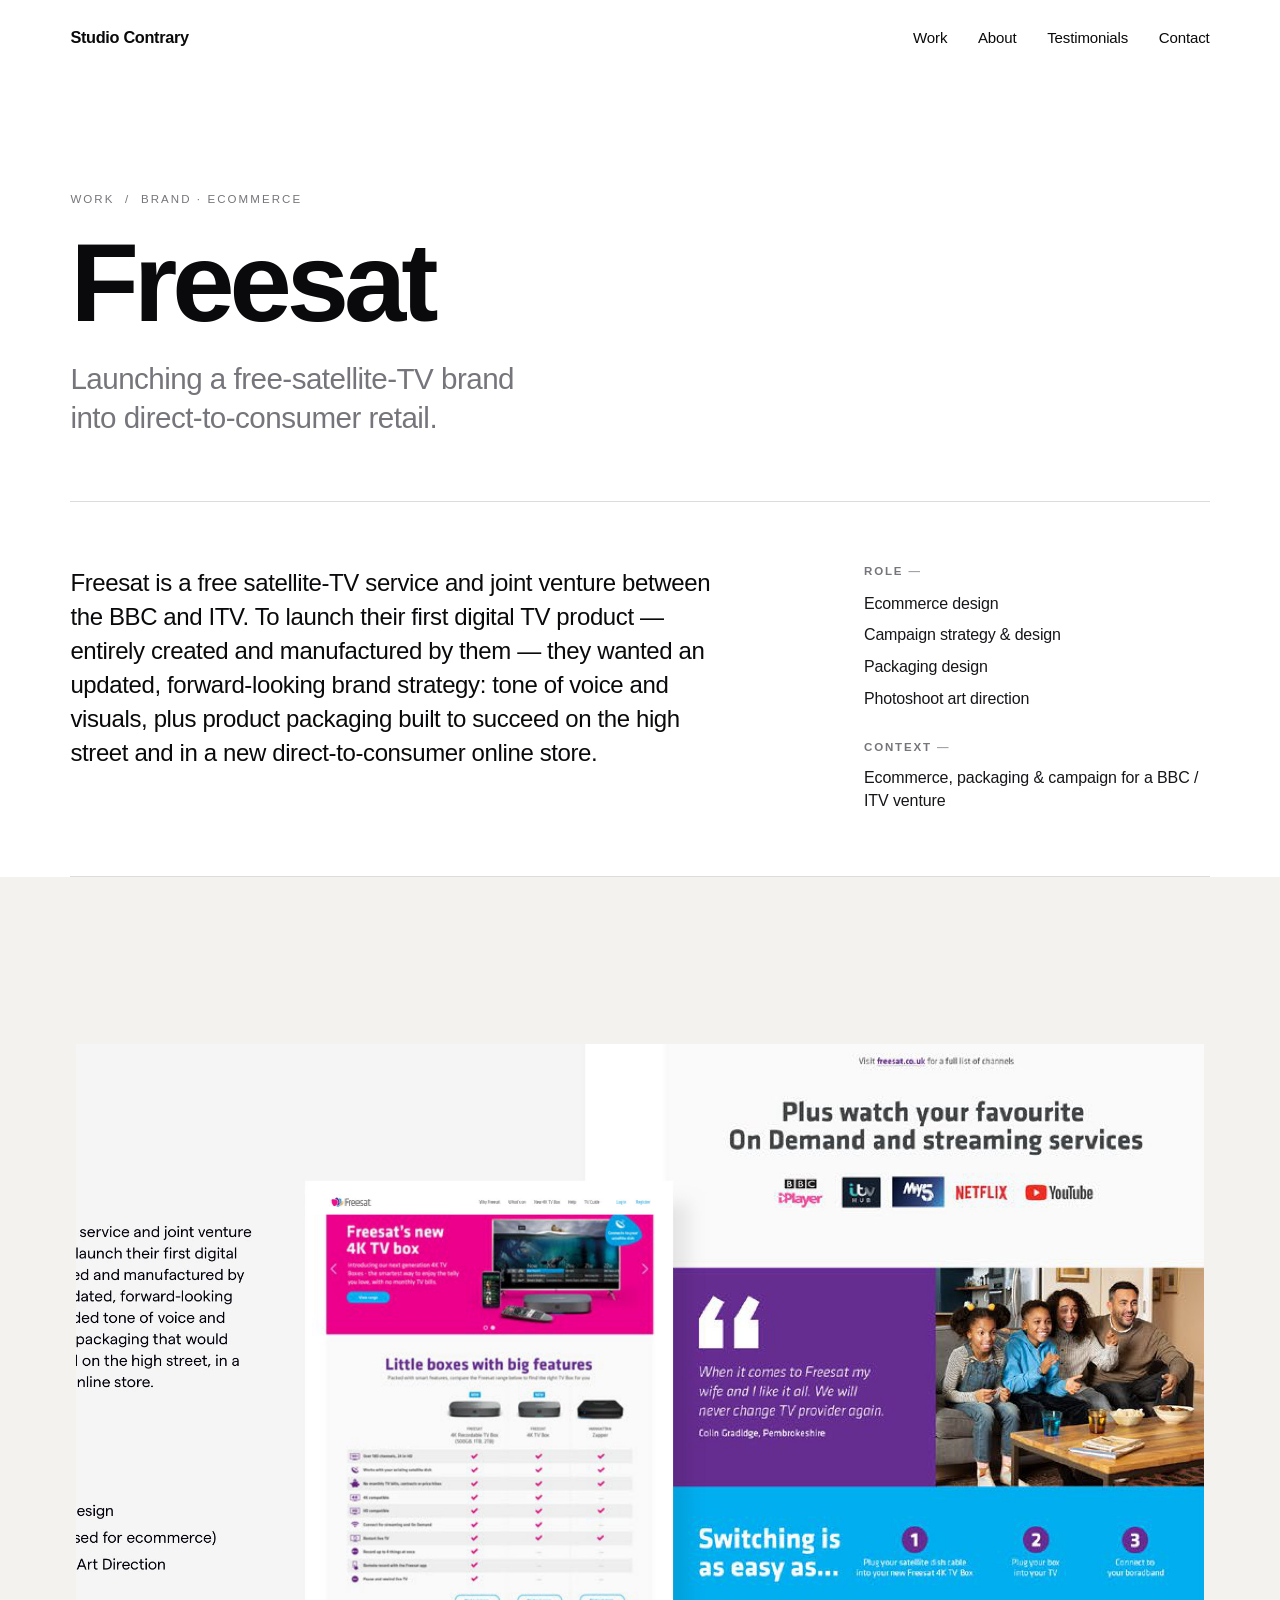
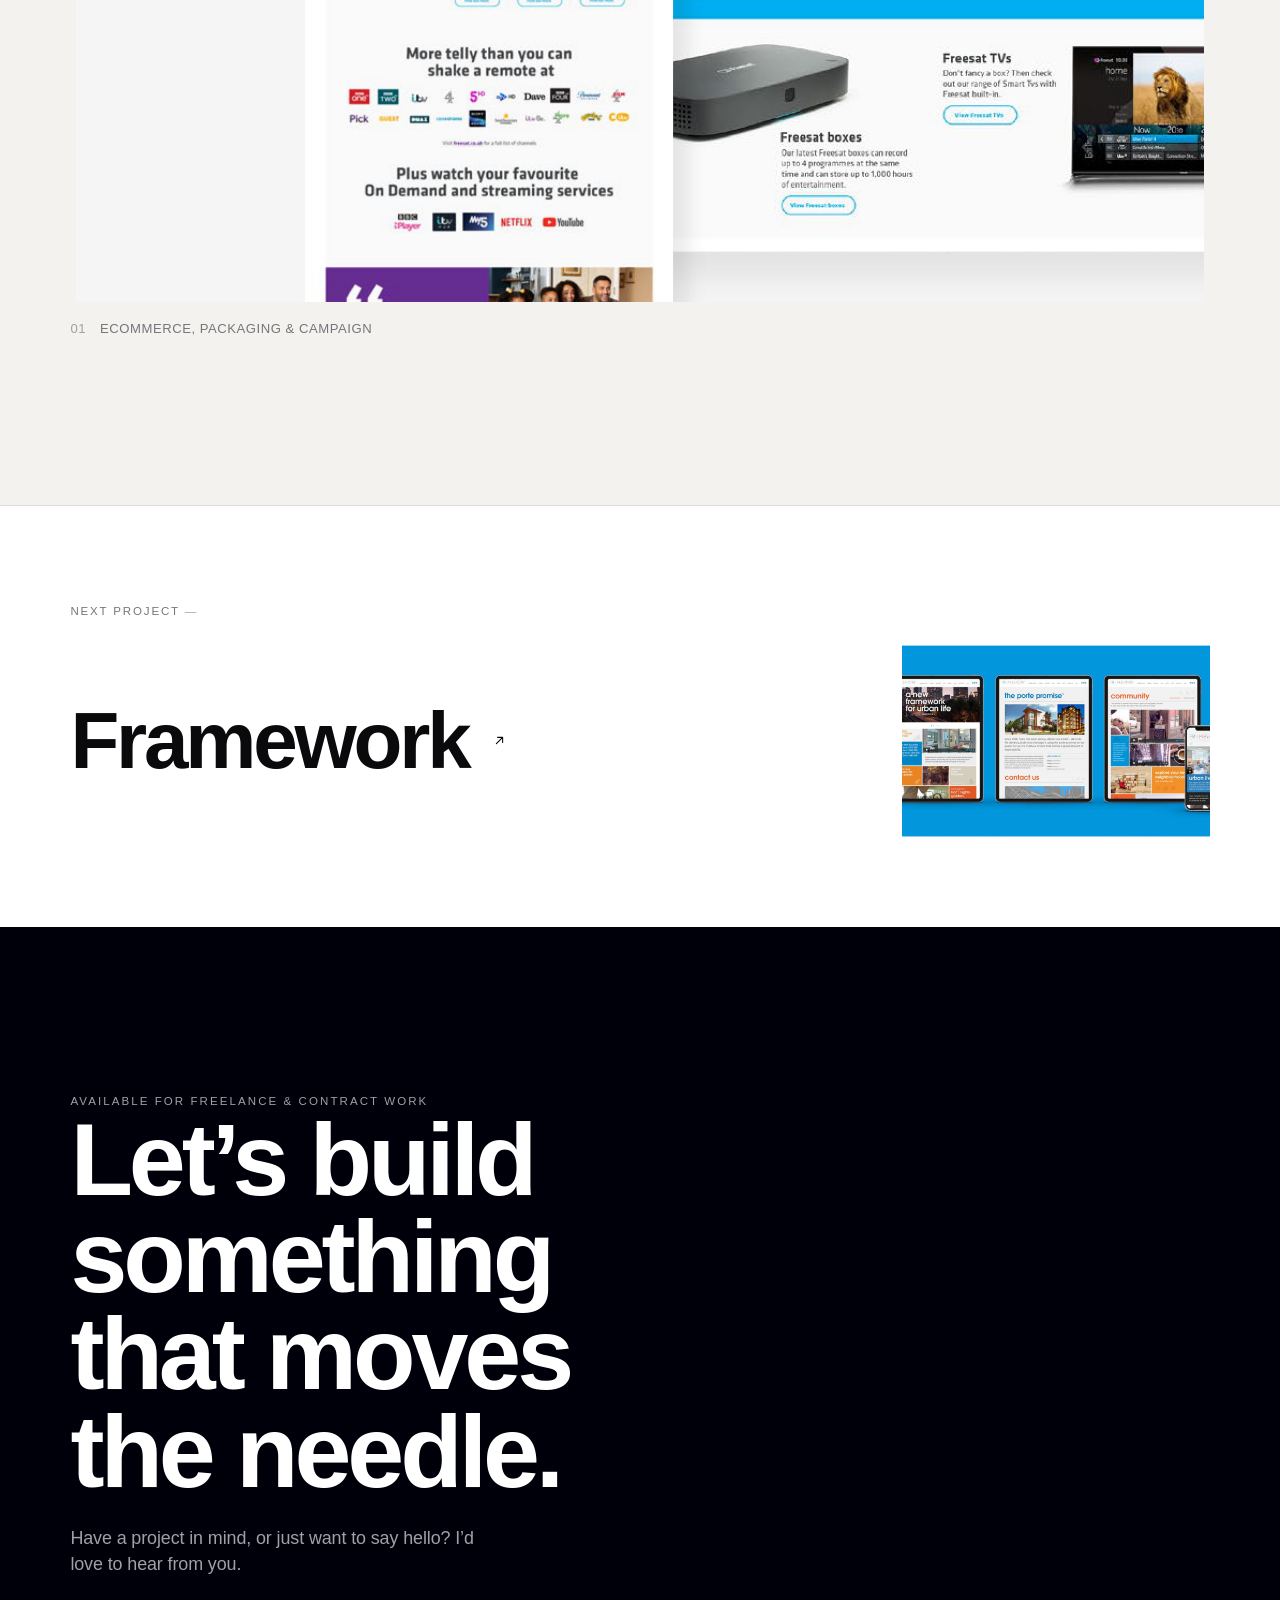
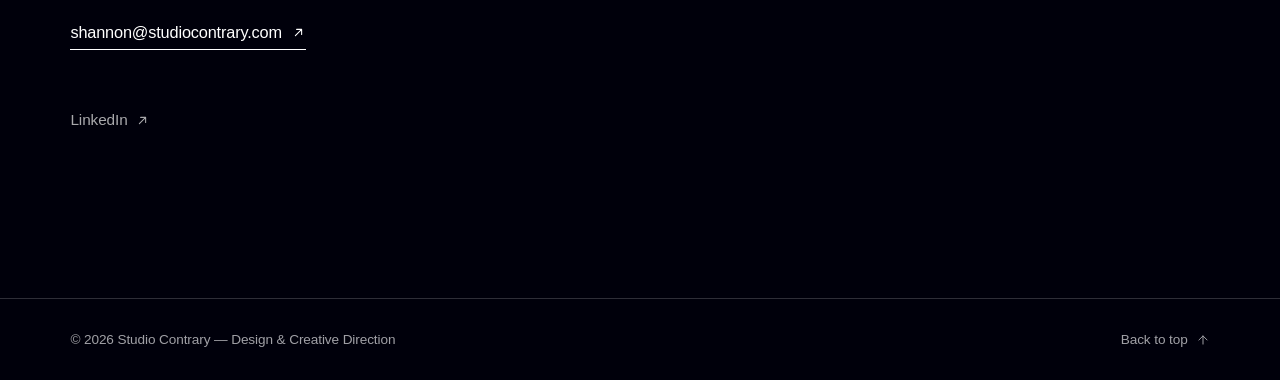
<file: projects/freesat.html>
<!doctype html>
<html lang="en">
<head>
<meta charset="utf-8">
<meta name="viewport" content="width=device-width, initial-scale=1">
<title>Freesat — Studio Contrary</title>
<meta name="description" content="Launching a free-satellite-TV brand into direct-to-consumer retail.">
<meta property="og:type" content="website">
<meta property="og:title" content="Freesat — Studio Contrary">
<meta property="og:description" content="Launching a free-satellite-TV brand into direct-to-consumer retail.">
<meta property="og:image" content="../assets/spreads/full/p29.jpg">
<meta name="twitter:card" content="summary_large_image">
<link rel="icon" href="../assets/favicon.svg" type="image/svg+xml">
<link rel="stylesheet" href="../assets/css/style.css">
</head>
<body>
<header class="site-header" id="top">
  <div class="wrap">
    <a class="brand" href="../index.html">Studio Contrary</a>
    <nav class="nav" aria-label="Primary">
      <a href="../index.html#work">Work</a>
      <a href="../index.html#about">About</a>
      <a href="../index.html#testimonials">Testimonials</a>
      <a href="../index.html#contact">Contact</a>
    </nav>
    <button class="menu-toggle" aria-label="Menu" aria-expanded="false">
      <span></span><span></span><span></span>
    </button>
  </div>
</header>
<main>
<section class="proj-hero">
  <div class="wrap">
    <p class="eyebrow"><a href="../index.html#work">Work</a> &nbsp;/&nbsp; Brand · Ecommerce</p>
    <h1>Freesat</h1>
    <p class="tagline">Launching a free-satellite-TV brand into direct-to-consumer retail.</p>
  </div>
</section>
<section class="wrap">
  <div class="proj-meta">
    <p class="brief reveal">Freesat is a free satellite-TV service and joint venture between the BBC and ITV. To launch their first digital TV product — entirely created and manufactured by them — they wanted an updated, forward-looking brand strategy: tone of voice and visuals, plus product packaging built to succeed on the high street and in a new direct-to-consumer online store.</p>
    <div class="side reveal d1">
      <div><h4>Role</h4><ul class="role-list"><li>Ecommerce design</li><li>Campaign strategy &amp; design</li><li>Packaging design</li><li>Photoshoot art direction</li></ul></div>
      <div><h4>Context</h4><p class="ctx">Ecommerce, packaging &amp; campaign for a BBC / ITV venture</p></div>
    </div>
  </div>
</section>
<section class="spreads section">
  <div class="wrap">
    <figure class="spread reveal">
      <button class="frame" data-full="../assets/spreads/full/p29.jpg" data-cap="Ecommerce, packaging &amp; campaign" aria-label="Enlarge: Ecommerce, packaging &amp; campaign">
        <img src="../assets/spreads/full/p29.jpg" alt="Freesat — Ecommerce, packaging &amp; campaign" width="2560" height="1600" loading="lazy">
      </button>
      <figcaption><span class="n">01</span> Ecommerce, packaging &amp; campaign <span class="zoom">Click to enlarge</span></figcaption>
    </figure>
  </div>
</section>
</main>
<a class="next-proj" href="framework.html">
  <div class="wrap">
    <span class="label">Next project</span>
    <div class="row">
      <h3>Framework <svg class="arrow" width="15" height="15" viewBox="0 0 24 24" fill="none" stroke="currentColor" stroke-width="1.7" stroke-linecap="round" stroke-linejoin="round"><path d="M7 17L17 7M9 7h8v8"/></svg></h3>
      <div class="np-thumb"><img src="../assets/spreads/thumb/p36.jpg" alt="Framework" width="800" height="500" loading="lazy"></div>
    </div>
  </div>
</a>
<section class="contact section" id="contact">
  <div class="wrap">
    <p class="eyebrow reveal" style="color:var(--muted-2)">Available for freelance &amp; contract work</p>
    <h2 class="big reveal d1">Let’s build<br>something<br><a href="mailto:shannon@studiocontrary.com">that moves<br>the needle.</a></h2>
    <p class="sub reveal d1">Have a project in mind, or just want to say hello? I’d love to hear from you.</p>
    <div class="cta-row reveal d2">
      <a class="link-arrow" href="mailto:shannon@studiocontrary.com">shannon@studiocontrary.com <svg class="arrow" width="15" height="15" viewBox="0 0 24 24" fill="none" stroke="currentColor" stroke-width="1.7" stroke-linecap="round" stroke-linejoin="round"><path d="M7 17L17 7M9 7h8v8"/></svg></a>
    </div>
    <div class="socials reveal d3"><a href="https://uk.linkedin.com/in/shannoncraver" target="_blank" rel="noopener">LinkedIn <svg class="arrow" width="15" height="15" viewBox="0 0 24 24" fill="none" stroke="currentColor" stroke-width="1.7" stroke-linecap="round" stroke-linejoin="round"><path d="M7 17L17 7M9 7h8v8"/></svg></a></div>
  </div>
</section>
<footer class="site-footer">
  <div class="wrap">
    <span>© <span data-year>2023</span> Studio Contrary — Design & Creative Direction</span>
    <a class="to-top" href="#top">Back to top
      <svg class="arrow" width="14" height="14" viewBox="0 0 24 24" fill="none" stroke="currentColor" stroke-width="1.7" stroke-linecap="round" stroke-linejoin="round"><path d="M12 19V5M5 12l7-7 7 7"/></svg>
    </a>
  </div>
</footer>
<script src="../assets/js/main.js"></script>
</body>
</html>
</file>
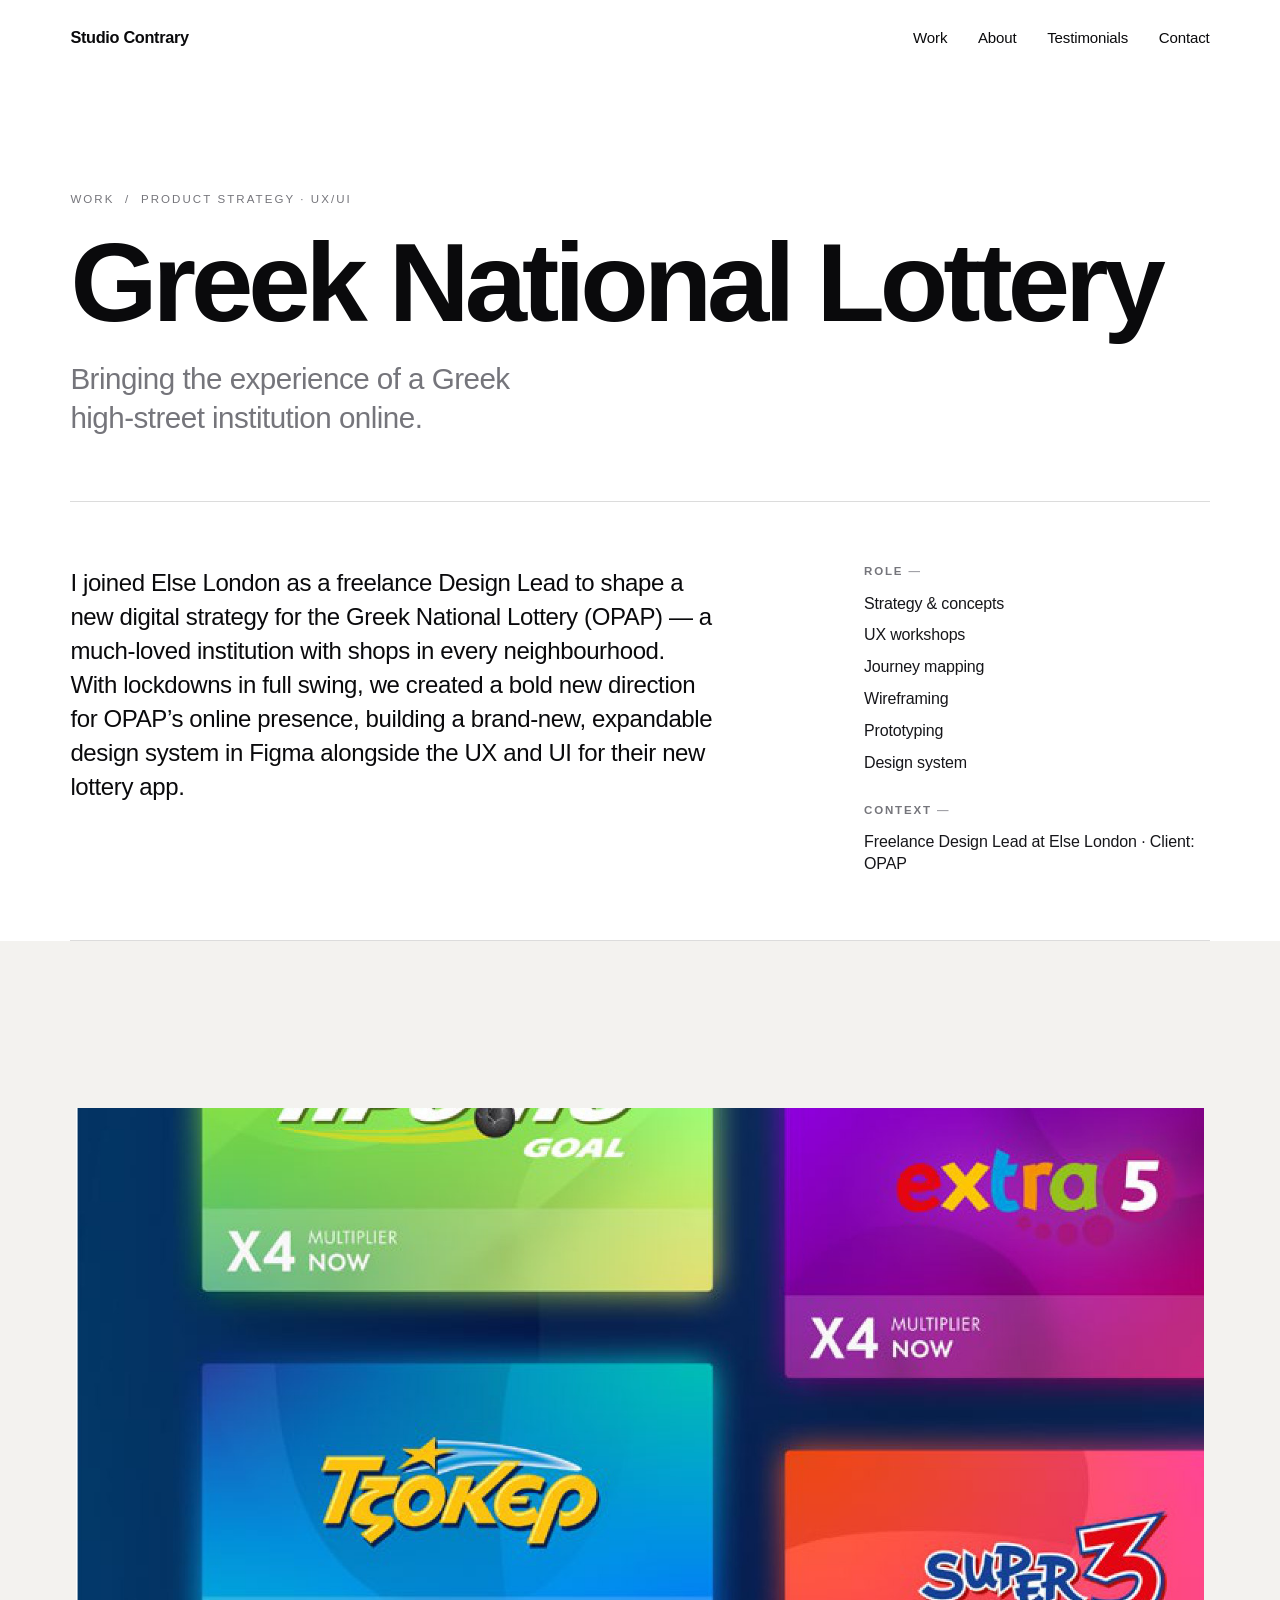
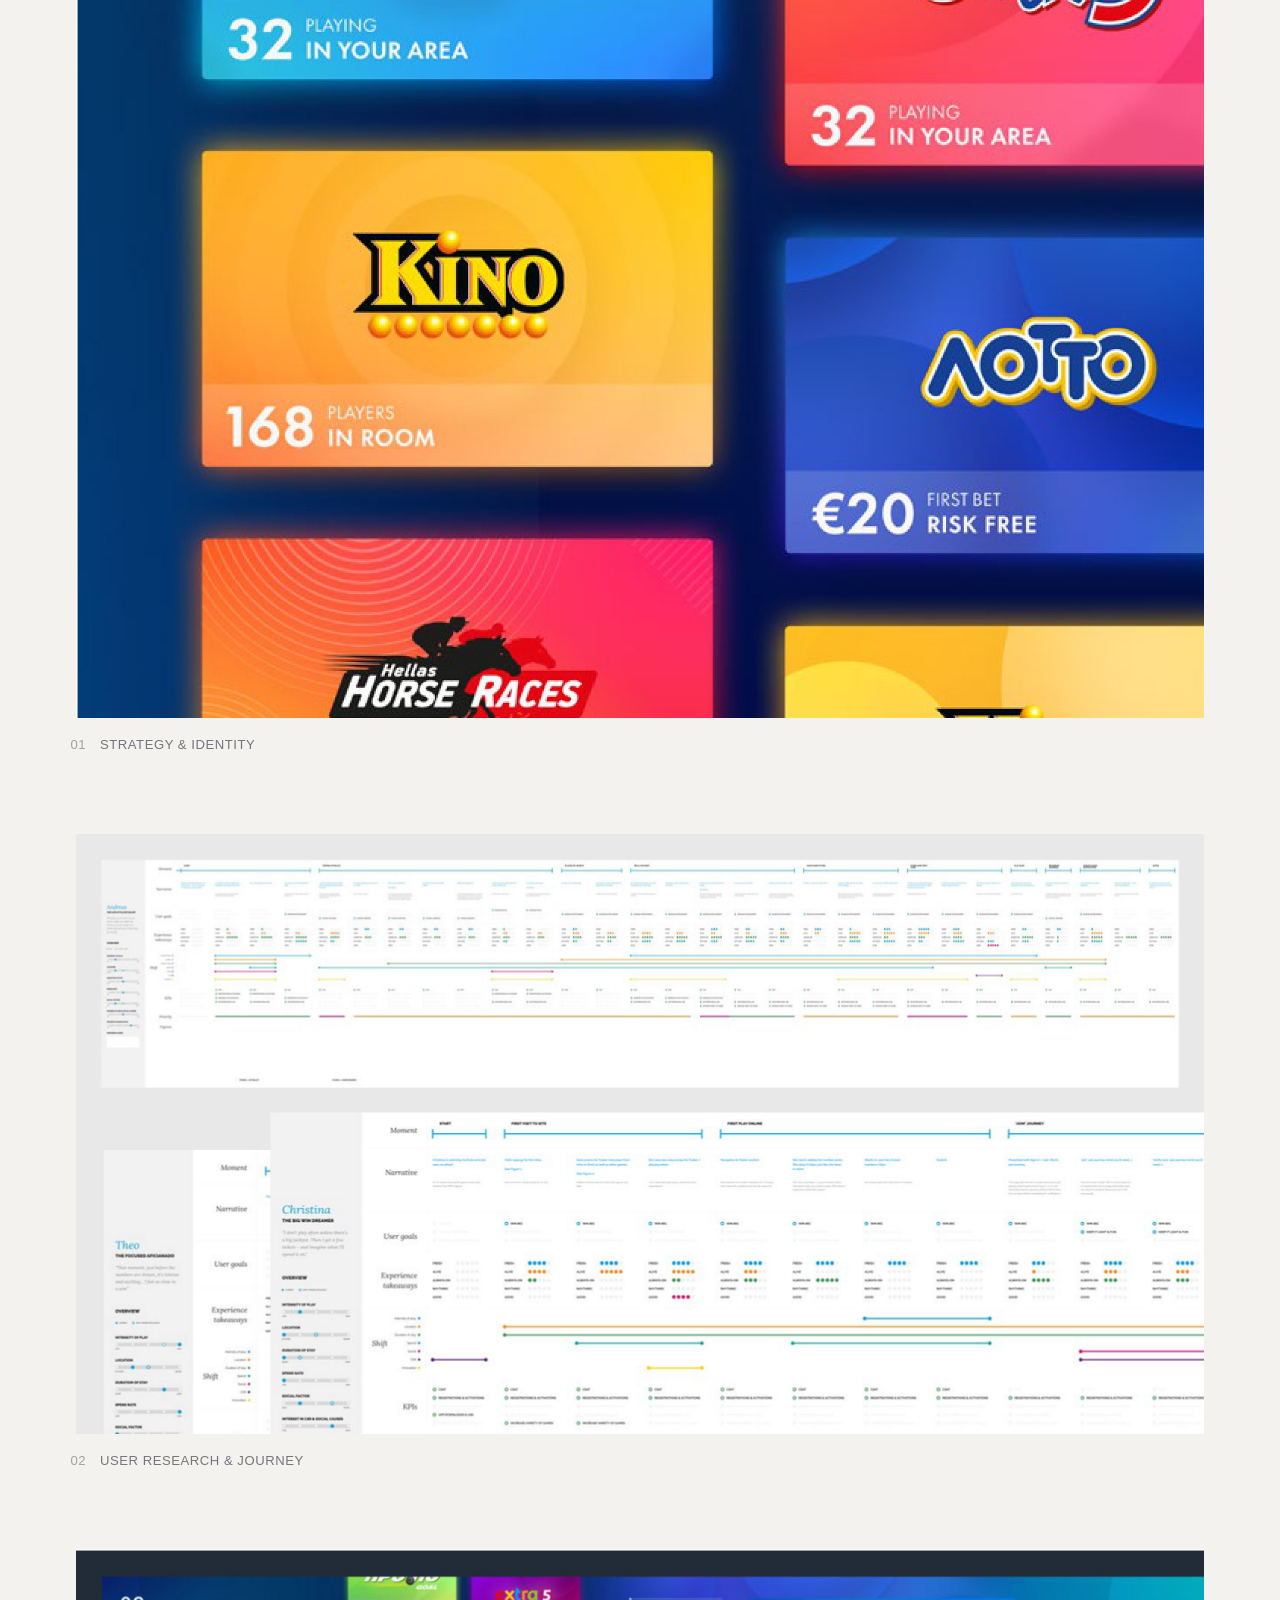
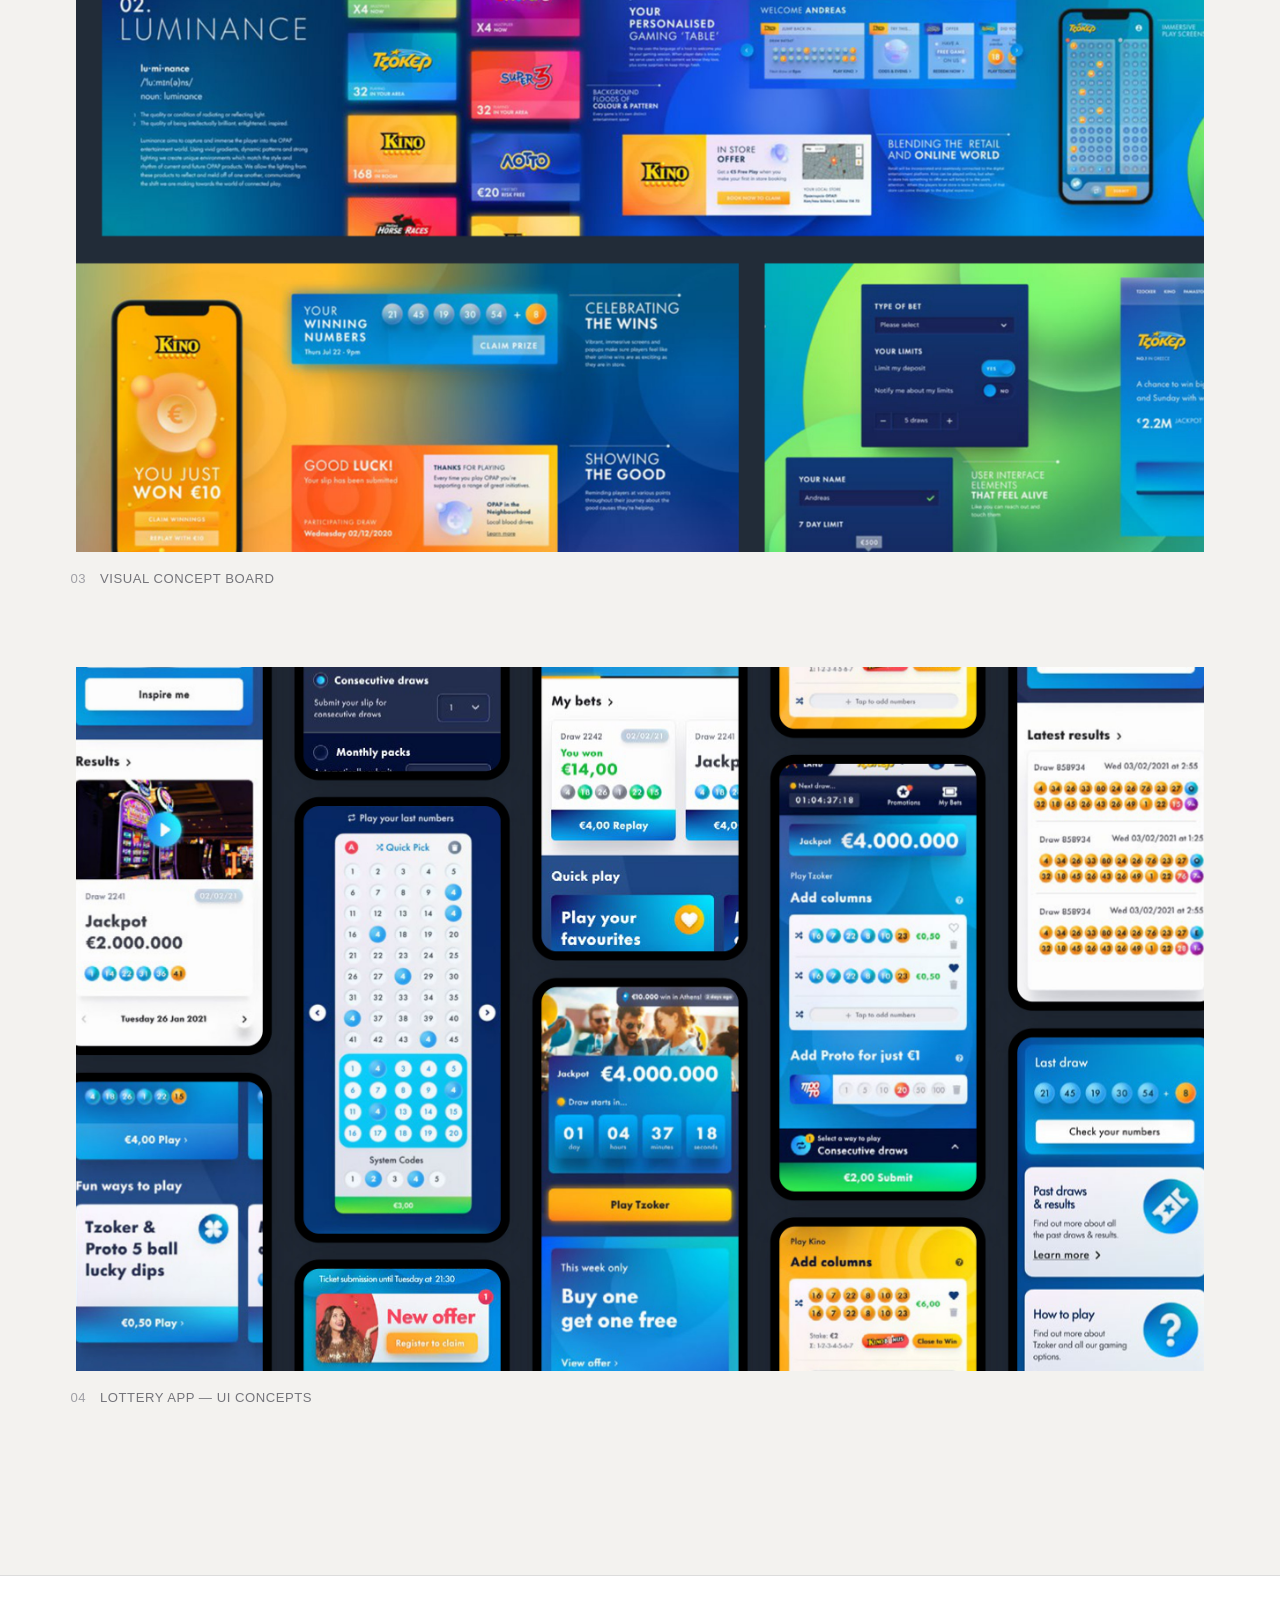
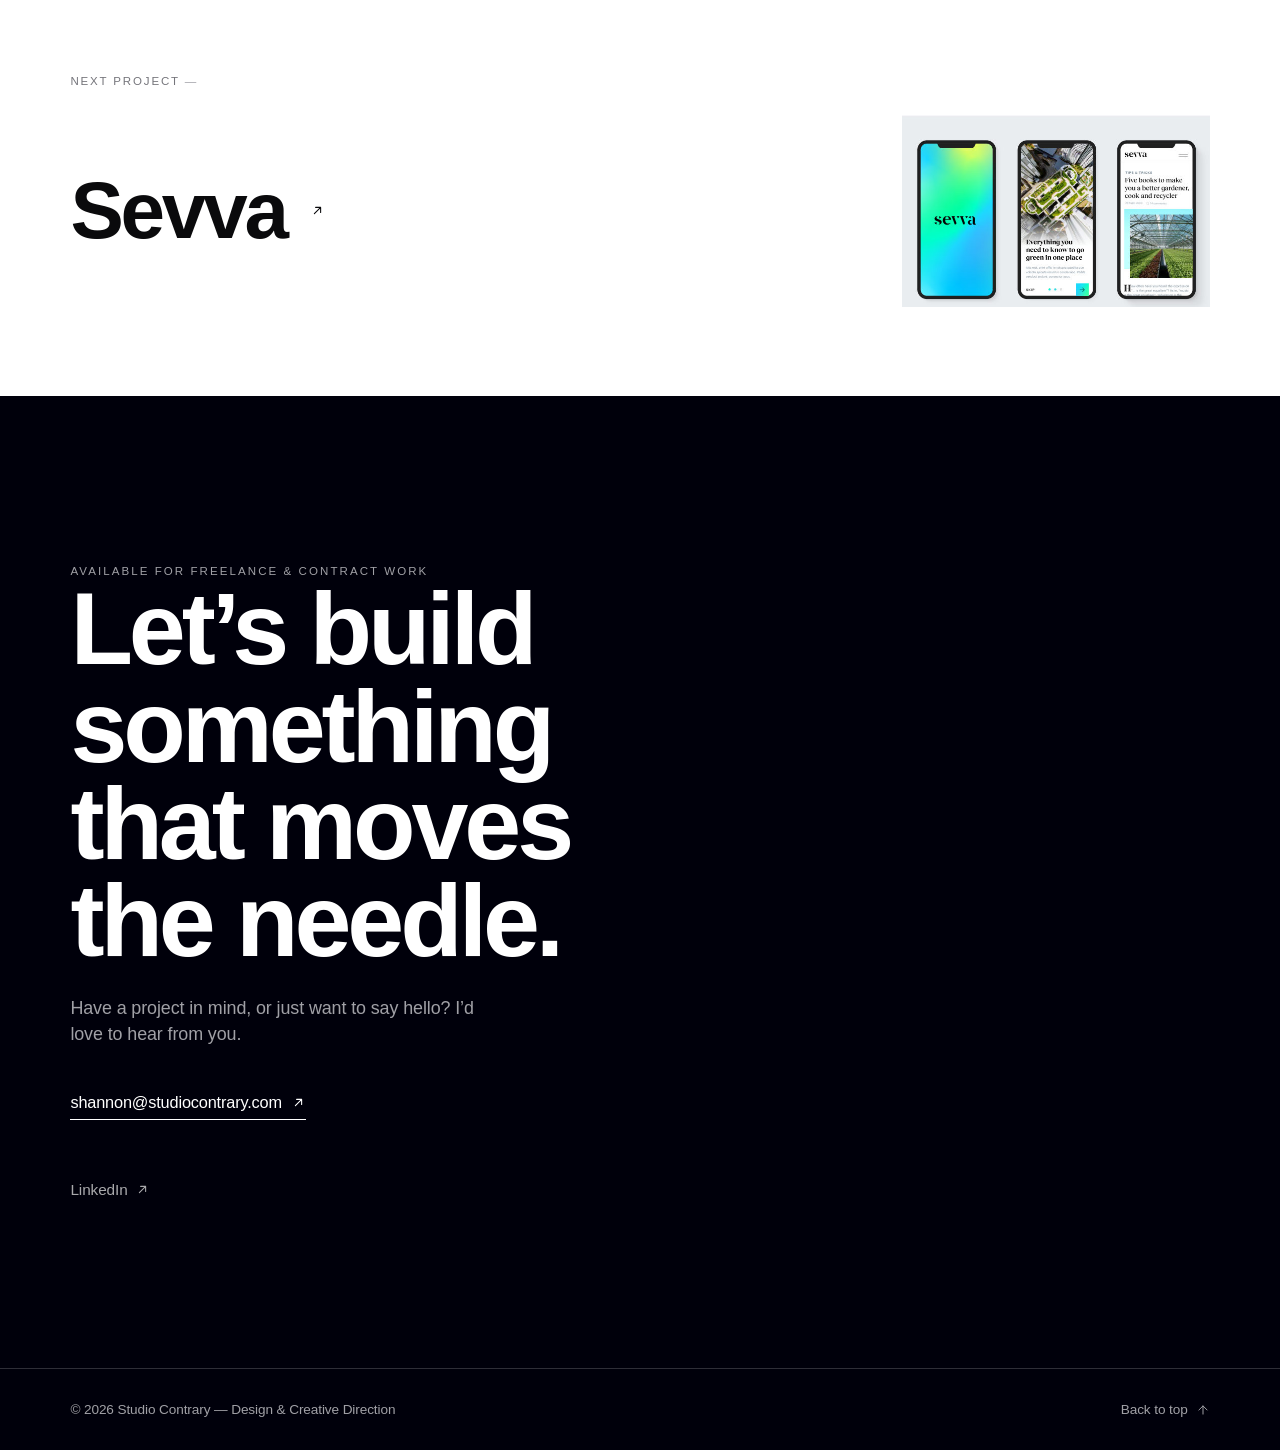
<file: projects/greek-national-lottery.html>
<!doctype html>
<html lang="en">
<head>
<meta charset="utf-8">
<meta name="viewport" content="width=device-width, initial-scale=1">
<title>Greek National Lottery — Studio Contrary</title>
<meta name="description" content="Bringing the experience of a Greek high-street institution online.">
<meta property="og:type" content="website">
<meta property="og:title" content="Greek National Lottery — Studio Contrary">
<meta property="og:description" content="Bringing the experience of a Greek high-street institution online.">
<meta property="og:image" content="../assets/spreads/full/p12.jpg">
<meta name="twitter:card" content="summary_large_image">
<link rel="icon" href="../assets/favicon.svg" type="image/svg+xml">
<link rel="stylesheet" href="../assets/css/style.css">
</head>
<body>
<header class="site-header" id="top">
  <div class="wrap">
    <a class="brand" href="../index.html">Studio Contrary</a>
    <nav class="nav" aria-label="Primary">
      <a href="../index.html#work">Work</a>
      <a href="../index.html#about">About</a>
      <a href="../index.html#testimonials">Testimonials</a>
      <a href="../index.html#contact">Contact</a>
    </nav>
    <button class="menu-toggle" aria-label="Menu" aria-expanded="false">
      <span></span><span></span><span></span>
    </button>
  </div>
</header>
<main>
<section class="proj-hero">
  <div class="wrap">
    <p class="eyebrow"><a href="../index.html#work">Work</a> &nbsp;/&nbsp; Product strategy · UX/UI</p>
    <h1>Greek National Lottery</h1>
    <p class="tagline">Bringing the experience of a Greek high-street institution online.</p>
  </div>
</section>
<section class="wrap">
  <div class="proj-meta">
    <p class="brief reveal">I joined Else London as a freelance Design Lead to shape a new digital strategy for the Greek National Lottery (OPAP) — a much-loved institution with shops in every neighbourhood. With lockdowns in full swing, we created a bold new direction for OPAP’s online presence, building a brand-new, expandable design system in Figma alongside the UX and UI for their new lottery app.</p>
    <div class="side reveal d1">
      <div><h4>Role</h4><ul class="role-list"><li>Strategy &amp; concepts</li><li>UX workshops</li><li>Journey mapping</li><li>Wireframing</li><li>Prototyping</li><li>Design system</li></ul></div>
      <div><h4>Context</h4><p class="ctx">Freelance Design Lead at Else London · Client: OPAP</p></div>
    </div>
  </div>
</section>
<section class="spreads section">
  <div class="wrap">
    <figure class="spread reveal">
      <button class="frame" data-full="../assets/spreads/full/p09.jpg" data-cap="Strategy &amp; identity" aria-label="Enlarge: Strategy &amp; identity">
        <img src="../assets/spreads/full/p09.jpg" alt="Greek National Lottery — Strategy &amp; identity" width="2560" height="1600" loading="lazy">
      </button>
      <figcaption><span class="n">01</span> Strategy &amp; identity <span class="zoom">Click to enlarge</span></figcaption>
    </figure><figure class="spread reveal">
      <button class="frame" data-full="../assets/spreads/full/p10.jpg" data-cap="User research &amp; journey" aria-label="Enlarge: User research &amp; journey">
        <img src="../assets/spreads/full/p10.jpg" alt="Greek National Lottery — User research &amp; journey" width="2560" height="1600" loading="lazy">
      </button>
      <figcaption><span class="n">02</span> User research &amp; journey <span class="zoom">Click to enlarge</span></figcaption>
    </figure><figure class="spread reveal">
      <button class="frame" data-full="../assets/spreads/full/p11.jpg" data-cap="Visual concept board" aria-label="Enlarge: Visual concept board">
        <img src="../assets/spreads/full/p11.jpg" alt="Greek National Lottery — Visual concept board" width="2560" height="1600" loading="lazy">
      </button>
      <figcaption><span class="n">03</span> Visual concept board <span class="zoom">Click to enlarge</span></figcaption>
    </figure><figure class="spread reveal">
      <button class="frame" data-full="../assets/spreads/full/p12.jpg" data-cap="Lottery app — UI concepts" aria-label="Enlarge: Lottery app — UI concepts">
        <img src="../assets/spreads/full/p12.jpg" alt="Greek National Lottery — Lottery app — UI concepts" width="2560" height="1600" loading="lazy">
      </button>
      <figcaption><span class="n">04</span> Lottery app — UI concepts <span class="zoom">Click to enlarge</span></figcaption>
    </figure>
  </div>
</section>
</main>
<a class="next-proj" href="sevva.html">
  <div class="wrap">
    <span class="label">Next project</span>
    <div class="row">
      <h3>Sevva <svg class="arrow" width="15" height="15" viewBox="0 0 24 24" fill="none" stroke="currentColor" stroke-width="1.7" stroke-linecap="round" stroke-linejoin="round"><path d="M7 17L17 7M9 7h8v8"/></svg></h3>
      <div class="np-thumb"><img src="../assets/spreads/thumb/p16.jpg" alt="Sevva" width="800" height="500" loading="lazy"></div>
    </div>
  </div>
</a>
<section class="contact section" id="contact">
  <div class="wrap">
    <p class="eyebrow reveal" style="color:var(--muted-2)">Available for freelance &amp; contract work</p>
    <h2 class="big reveal d1">Let’s build<br>something<br><a href="mailto:shannon@studiocontrary.com">that moves<br>the needle.</a></h2>
    <p class="sub reveal d1">Have a project in mind, or just want to say hello? I’d love to hear from you.</p>
    <div class="cta-row reveal d2">
      <a class="link-arrow" href="mailto:shannon@studiocontrary.com">shannon@studiocontrary.com <svg class="arrow" width="15" height="15" viewBox="0 0 24 24" fill="none" stroke="currentColor" stroke-width="1.7" stroke-linecap="round" stroke-linejoin="round"><path d="M7 17L17 7M9 7h8v8"/></svg></a>
    </div>
    <div class="socials reveal d3"><a href="https://uk.linkedin.com/in/shannoncraver" target="_blank" rel="noopener">LinkedIn <svg class="arrow" width="15" height="15" viewBox="0 0 24 24" fill="none" stroke="currentColor" stroke-width="1.7" stroke-linecap="round" stroke-linejoin="round"><path d="M7 17L17 7M9 7h8v8"/></svg></a></div>
  </div>
</section>
<footer class="site-footer">
  <div class="wrap">
    <span>© <span data-year>2023</span> Studio Contrary — Design & Creative Direction</span>
    <a class="to-top" href="#top">Back to top
      <svg class="arrow" width="14" height="14" viewBox="0 0 24 24" fill="none" stroke="currentColor" stroke-width="1.7" stroke-linecap="round" stroke-linejoin="round"><path d="M12 19V5M5 12l7-7 7 7"/></svg>
    </a>
  </div>
</footer>
<script src="../assets/js/main.js"></script>
</body>
</html>
</file>
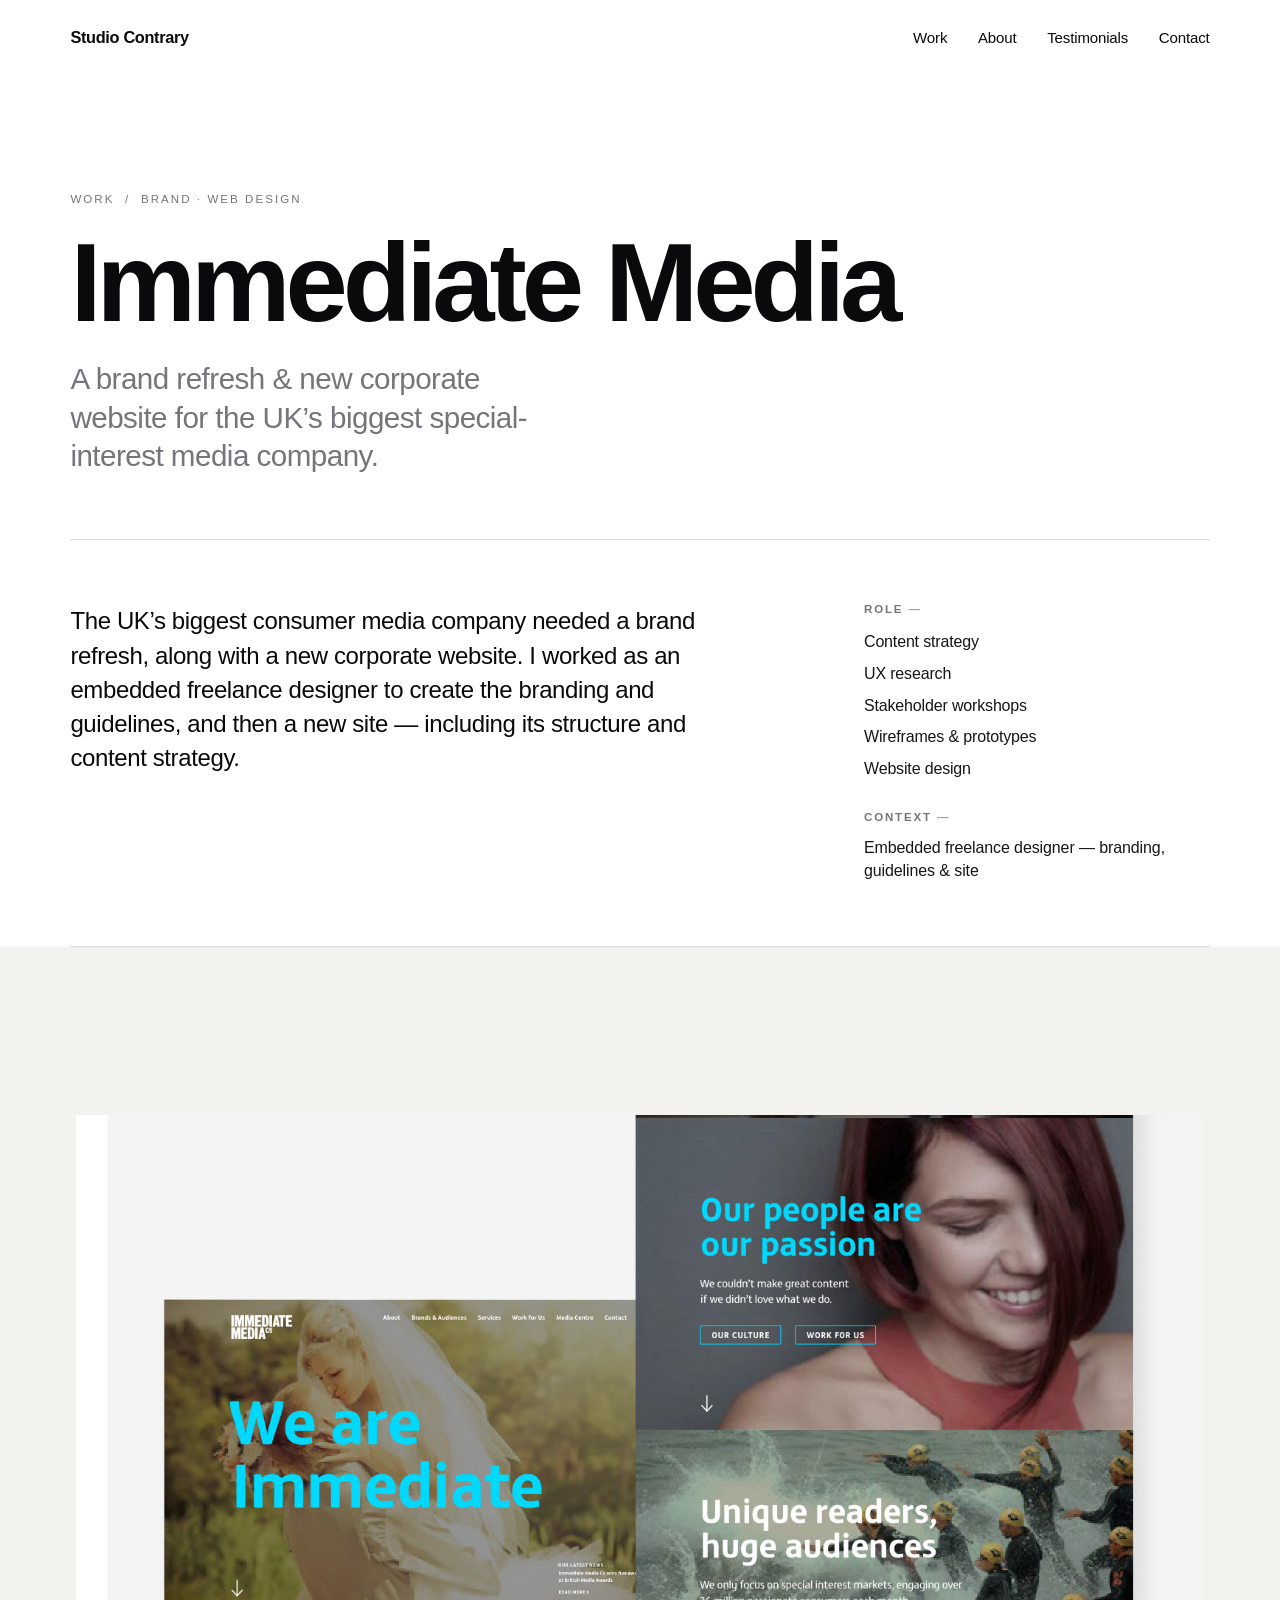
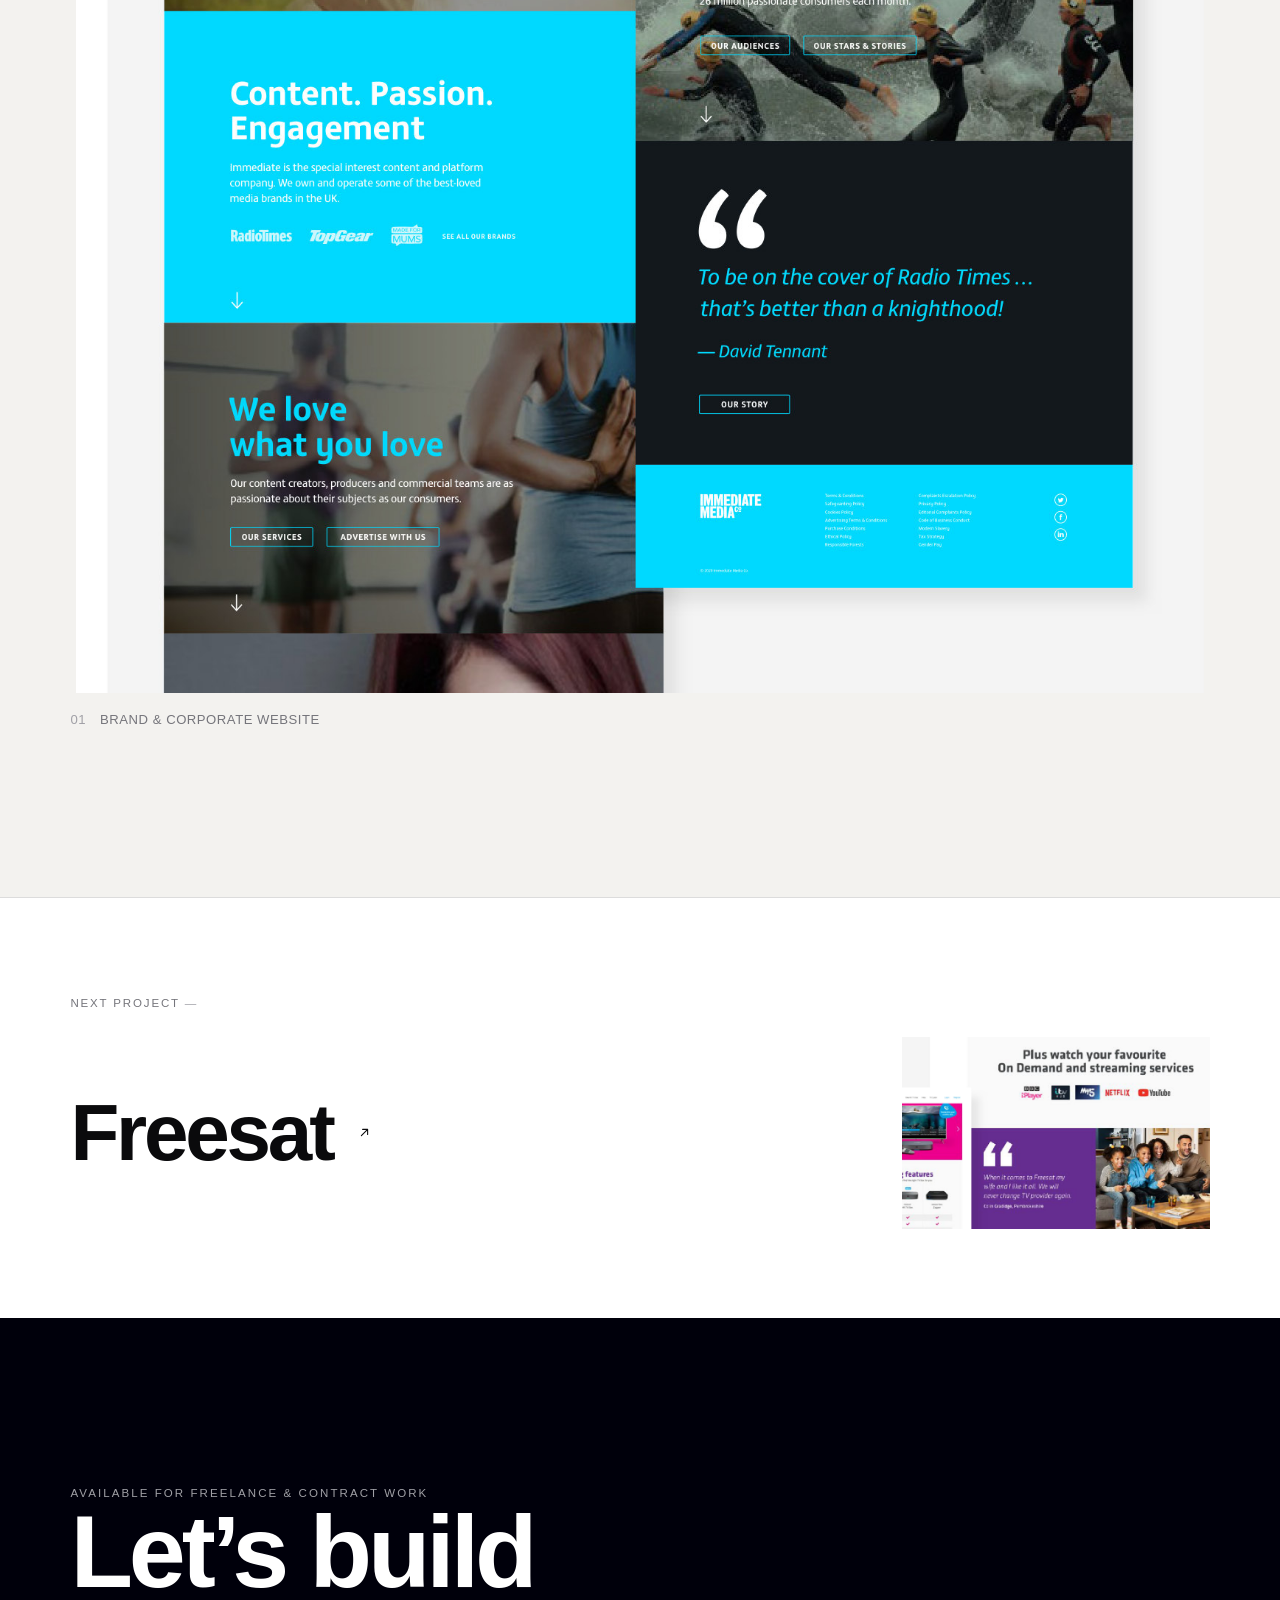
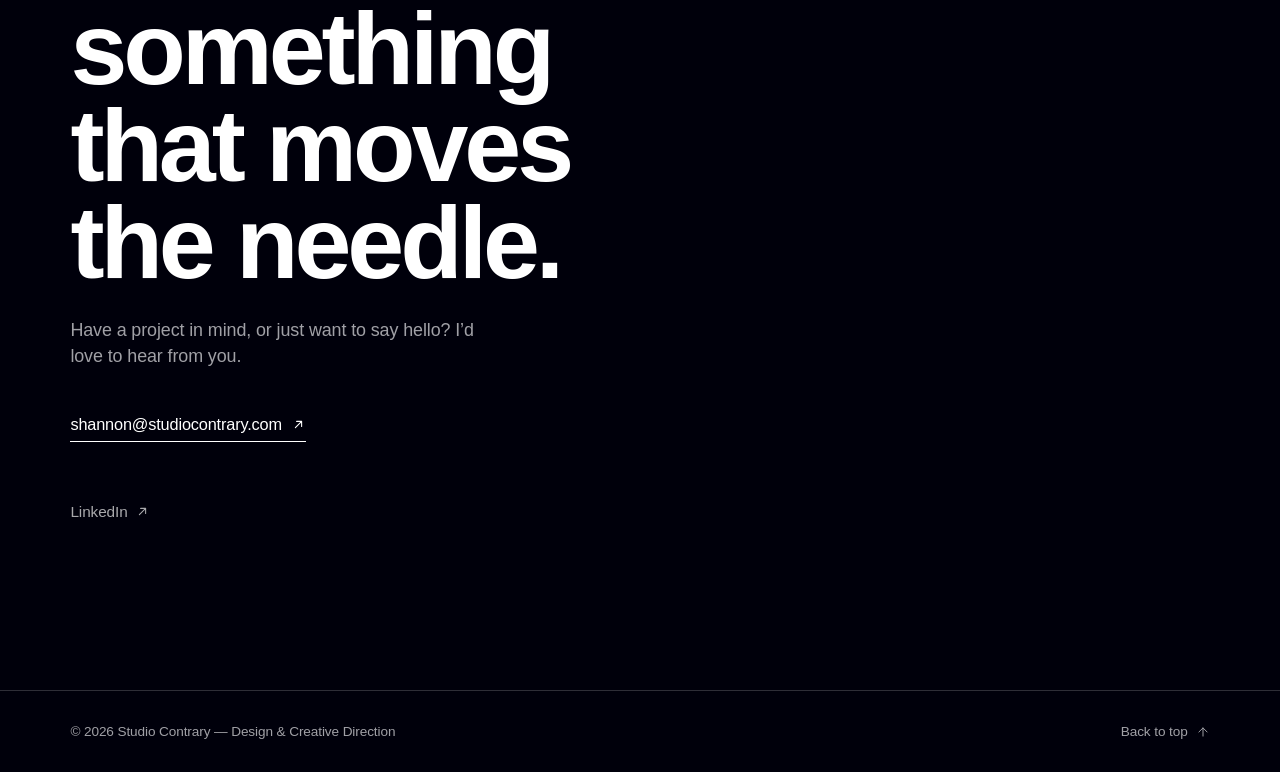
<file: projects/immediate-media.html>
<!doctype html>
<html lang="en">
<head>
<meta charset="utf-8">
<meta name="viewport" content="width=device-width, initial-scale=1">
<title>Immediate Media — Studio Contrary</title>
<meta name="description" content="A brand refresh & new corporate website for the UK’s biggest special-interest media company.">
<meta property="og:type" content="website">
<meta property="og:title" content="Immediate Media — Studio Contrary">
<meta property="og:description" content="A brand refresh & new corporate website for the UK’s biggest special-interest media company.">
<meta property="og:image" content="../assets/spreads/full/p30.jpg">
<meta name="twitter:card" content="summary_large_image">
<link rel="icon" href="../assets/favicon.svg" type="image/svg+xml">
<link rel="stylesheet" href="../assets/css/style.css">
</head>
<body>
<header class="site-header" id="top">
  <div class="wrap">
    <a class="brand" href="../index.html">Studio Contrary</a>
    <nav class="nav" aria-label="Primary">
      <a href="../index.html#work">Work</a>
      <a href="../index.html#about">About</a>
      <a href="../index.html#testimonials">Testimonials</a>
      <a href="../index.html#contact">Contact</a>
    </nav>
    <button class="menu-toggle" aria-label="Menu" aria-expanded="false">
      <span></span><span></span><span></span>
    </button>
  </div>
</header>
<main>
<section class="proj-hero">
  <div class="wrap">
    <p class="eyebrow"><a href="../index.html#work">Work</a> &nbsp;/&nbsp; Brand · Web design</p>
    <h1>Immediate Media</h1>
    <p class="tagline">A brand refresh &amp; new corporate website for the UK’s biggest special-interest media company.</p>
  </div>
</section>
<section class="wrap">
  <div class="proj-meta">
    <p class="brief reveal">The UK’s biggest consumer media company needed a brand refresh, along with a new corporate website. I worked as an embedded freelance designer to create the branding and guidelines, and then a new site — including its structure and content strategy.</p>
    <div class="side reveal d1">
      <div><h4>Role</h4><ul class="role-list"><li>Content strategy</li><li>UX research</li><li>Stakeholder workshops</li><li>Wireframes &amp; prototypes</li><li>Website design</li></ul></div>
      <div><h4>Context</h4><p class="ctx">Embedded freelance designer — branding, guidelines &amp; site</p></div>
    </div>
  </div>
</section>
<section class="spreads section">
  <div class="wrap">
    <figure class="spread reveal">
      <button class="frame" data-full="../assets/spreads/full/p30.jpg" data-cap="Brand &amp; corporate website" aria-label="Enlarge: Brand &amp; corporate website">
        <img src="../assets/spreads/full/p30.jpg" alt="Immediate Media — Brand &amp; corporate website" width="2560" height="1600" loading="lazy">
      </button>
      <figcaption><span class="n">01</span> Brand &amp; corporate website <span class="zoom">Click to enlarge</span></figcaption>
    </figure>
  </div>
</section>
</main>
<a class="next-proj" href="freesat.html">
  <div class="wrap">
    <span class="label">Next project</span>
    <div class="row">
      <h3>Freesat <svg class="arrow" width="15" height="15" viewBox="0 0 24 24" fill="none" stroke="currentColor" stroke-width="1.7" stroke-linecap="round" stroke-linejoin="round"><path d="M7 17L17 7M9 7h8v8"/></svg></h3>
      <div class="np-thumb"><img src="../assets/cards/freesat.jpg" alt="Freesat" width="800" height="500" loading="lazy"></div>
    </div>
  </div>
</a>
<section class="contact section" id="contact">
  <div class="wrap">
    <p class="eyebrow reveal" style="color:var(--muted-2)">Available for freelance &amp; contract work</p>
    <h2 class="big reveal d1">Let’s build<br>something<br><a href="mailto:shannon@studiocontrary.com">that moves<br>the needle.</a></h2>
    <p class="sub reveal d1">Have a project in mind, or just want to say hello? I’d love to hear from you.</p>
    <div class="cta-row reveal d2">
      <a class="link-arrow" href="mailto:shannon@studiocontrary.com">shannon@studiocontrary.com <svg class="arrow" width="15" height="15" viewBox="0 0 24 24" fill="none" stroke="currentColor" stroke-width="1.7" stroke-linecap="round" stroke-linejoin="round"><path d="M7 17L17 7M9 7h8v8"/></svg></a>
    </div>
    <div class="socials reveal d3"><a href="https://uk.linkedin.com/in/shannoncraver" target="_blank" rel="noopener">LinkedIn <svg class="arrow" width="15" height="15" viewBox="0 0 24 24" fill="none" stroke="currentColor" stroke-width="1.7" stroke-linecap="round" stroke-linejoin="round"><path d="M7 17L17 7M9 7h8v8"/></svg></a></div>
  </div>
</section>
<footer class="site-footer">
  <div class="wrap">
    <span>© <span data-year>2023</span> Studio Contrary — Design & Creative Direction</span>
    <a class="to-top" href="#top">Back to top
      <svg class="arrow" width="14" height="14" viewBox="0 0 24 24" fill="none" stroke="currentColor" stroke-width="1.7" stroke-linecap="round" stroke-linejoin="round"><path d="M12 19V5M5 12l7-7 7 7"/></svg>
    </a>
  </div>
</footer>
<script src="../assets/js/main.js"></script>
</body>
</html>
</file>
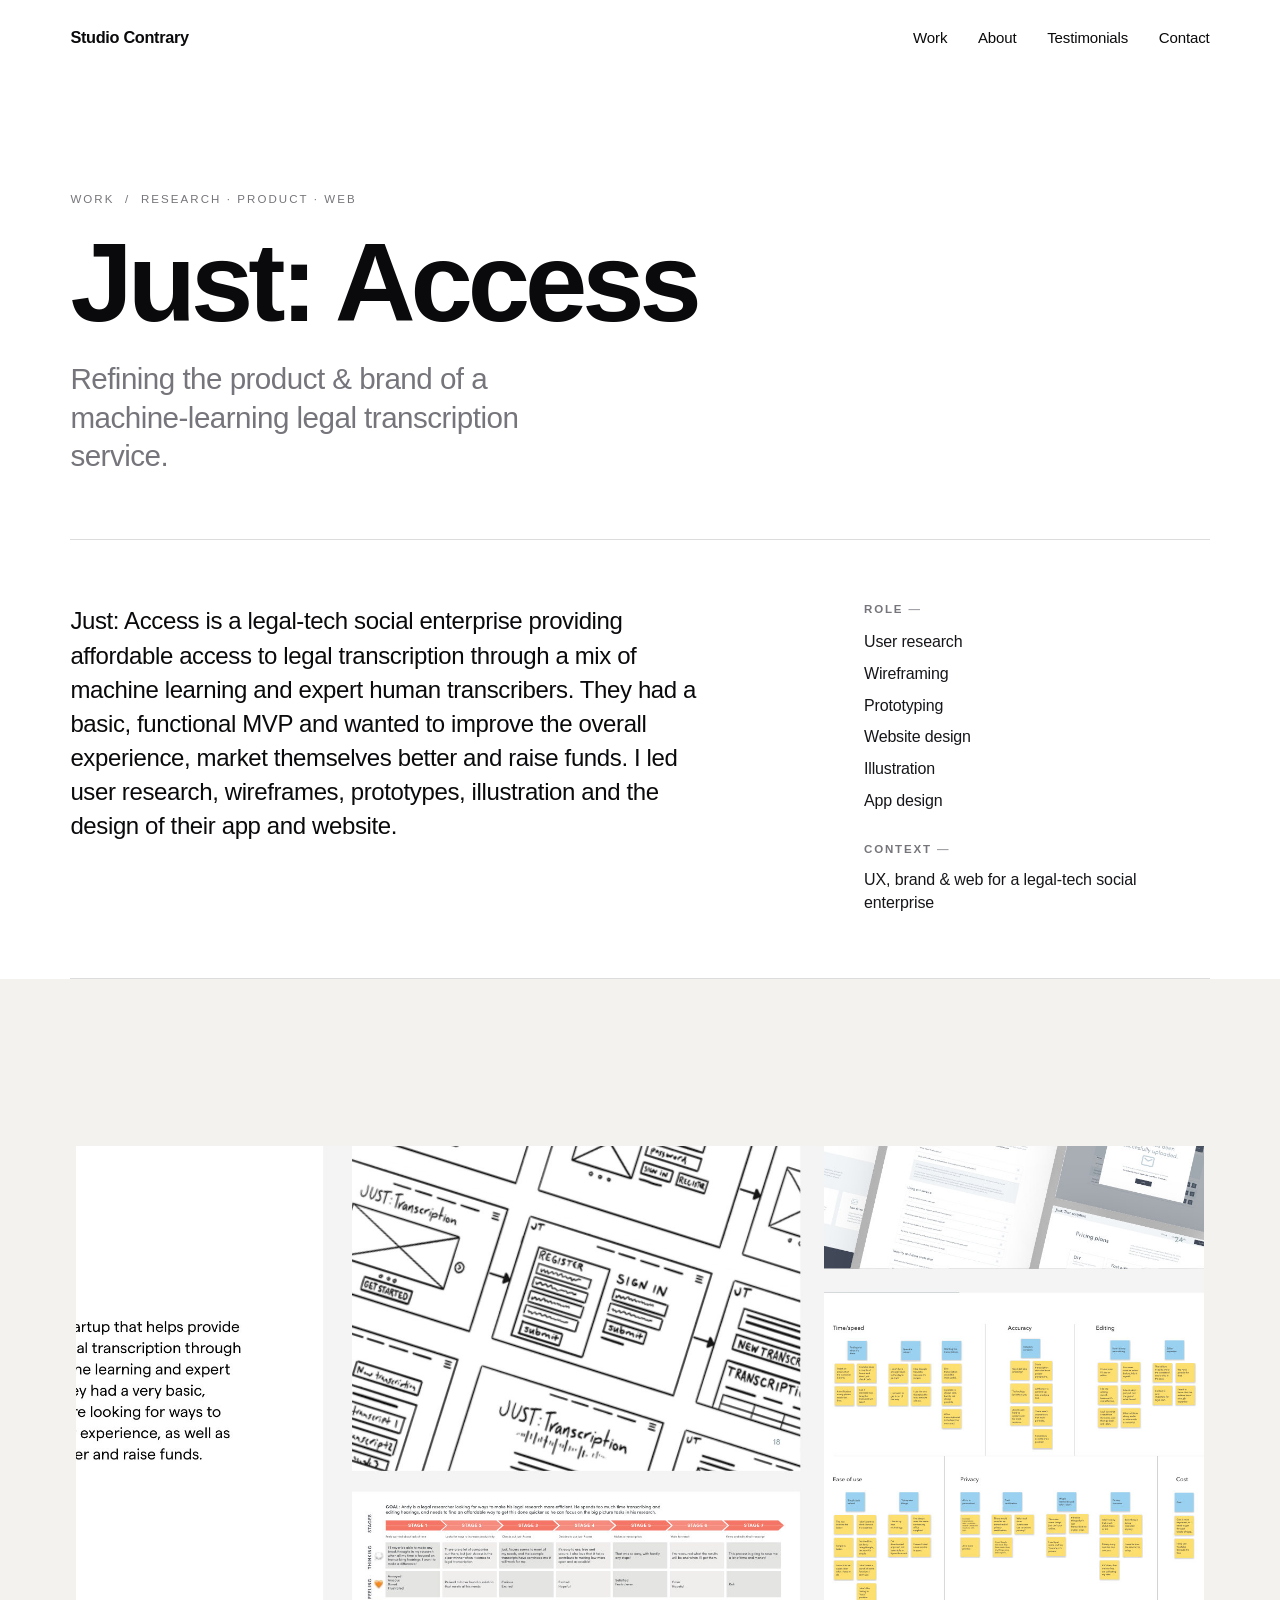
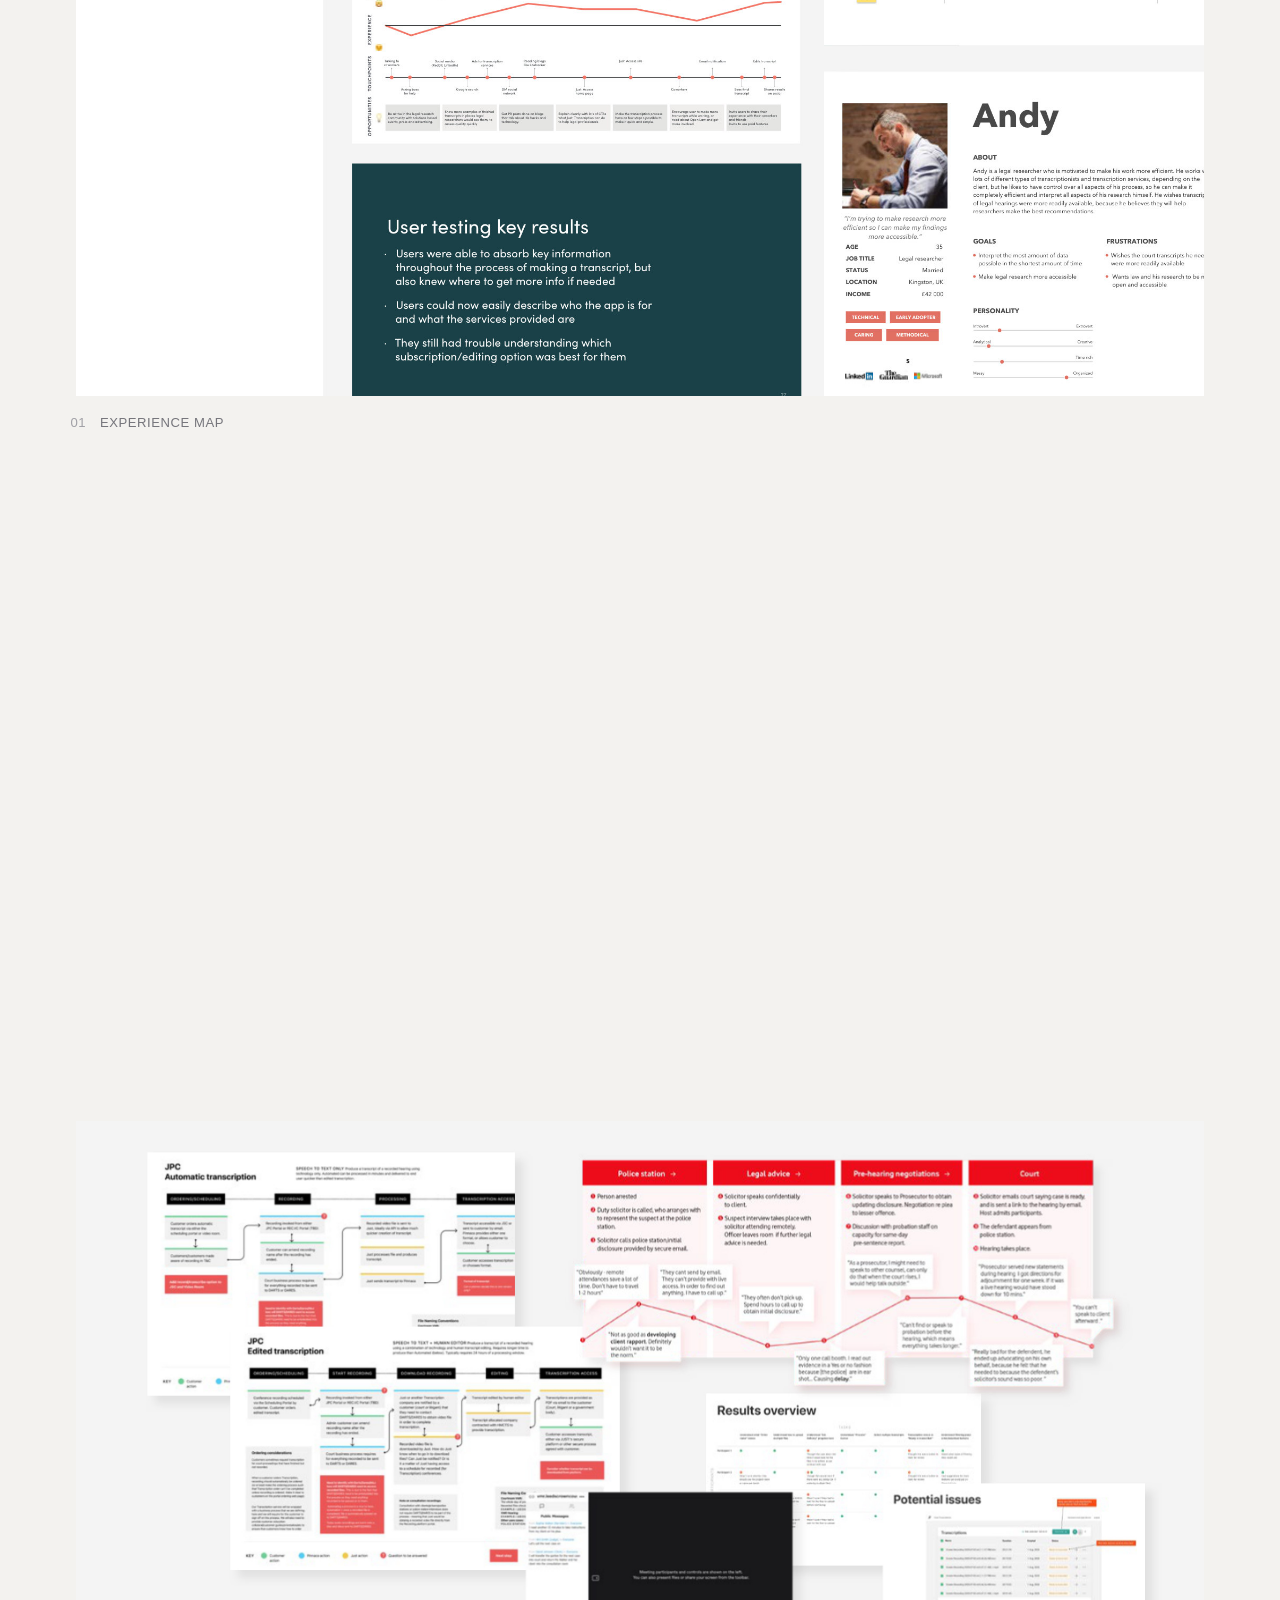
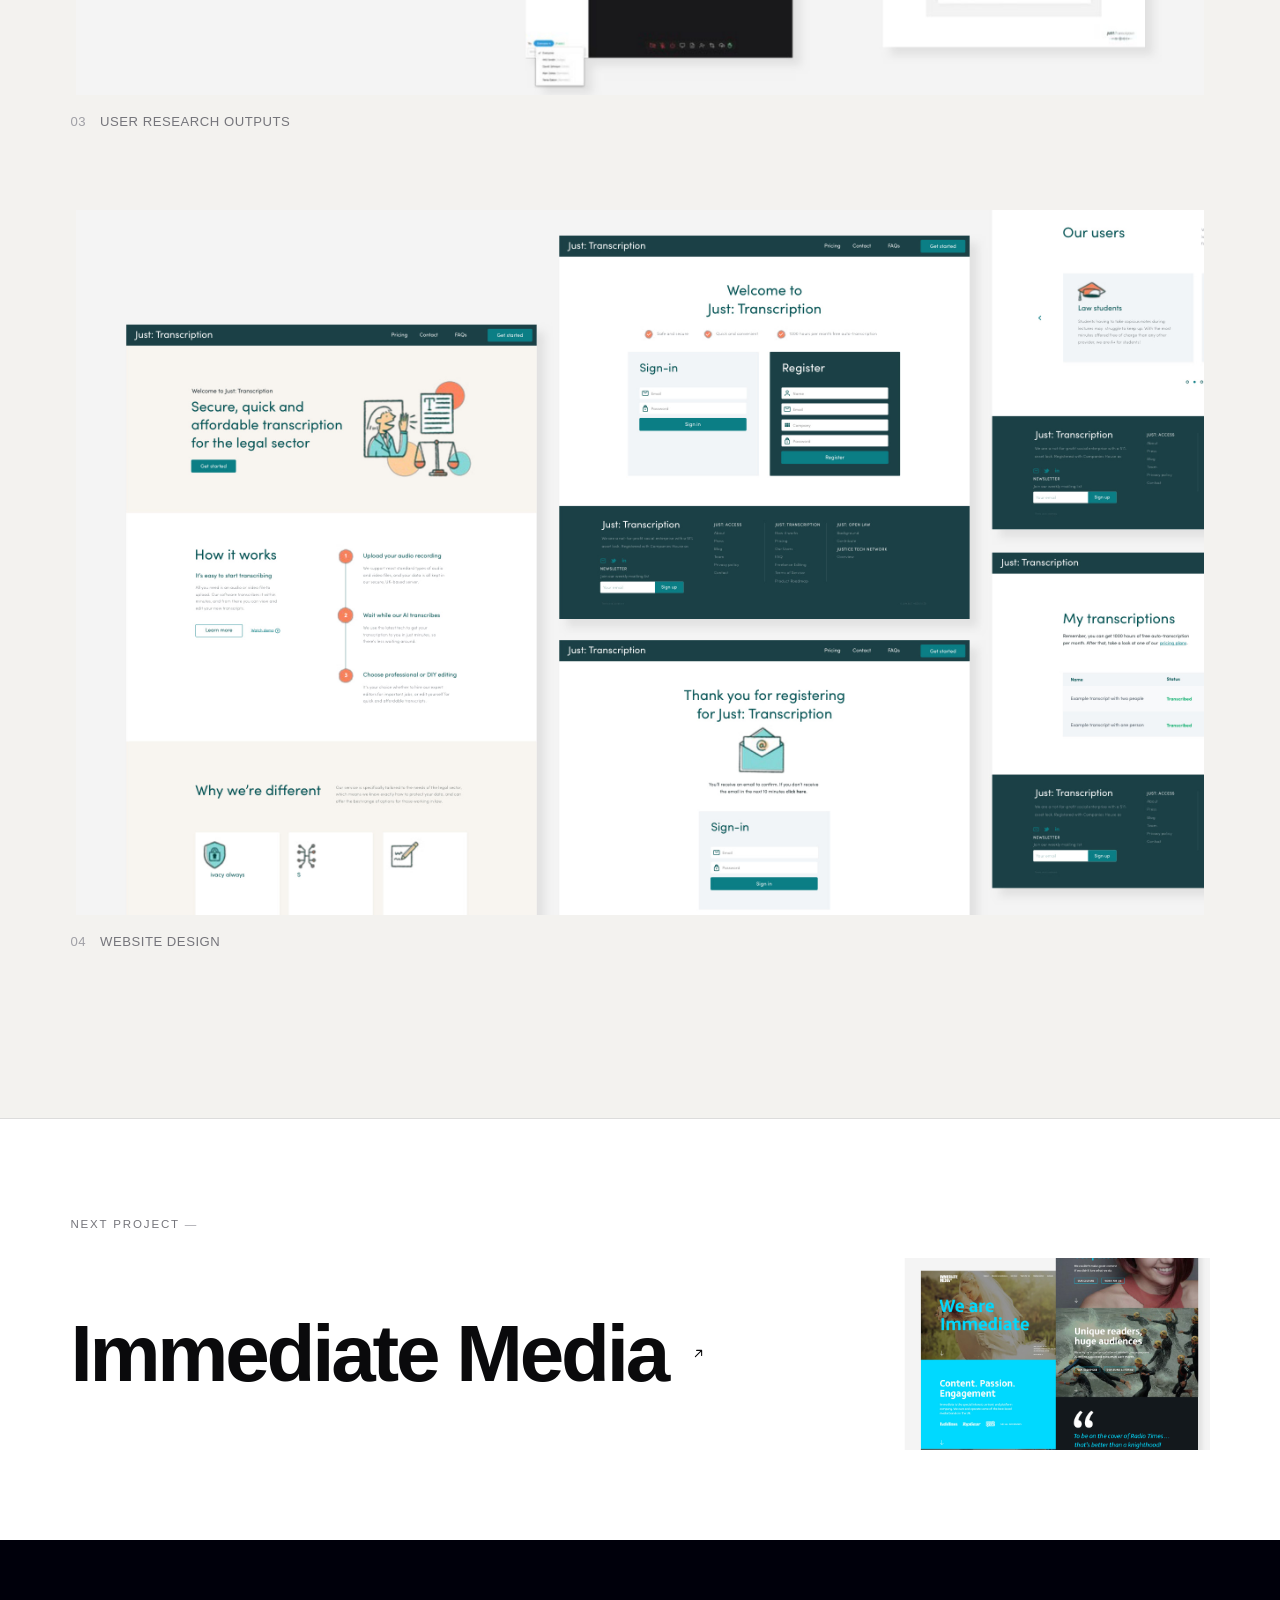
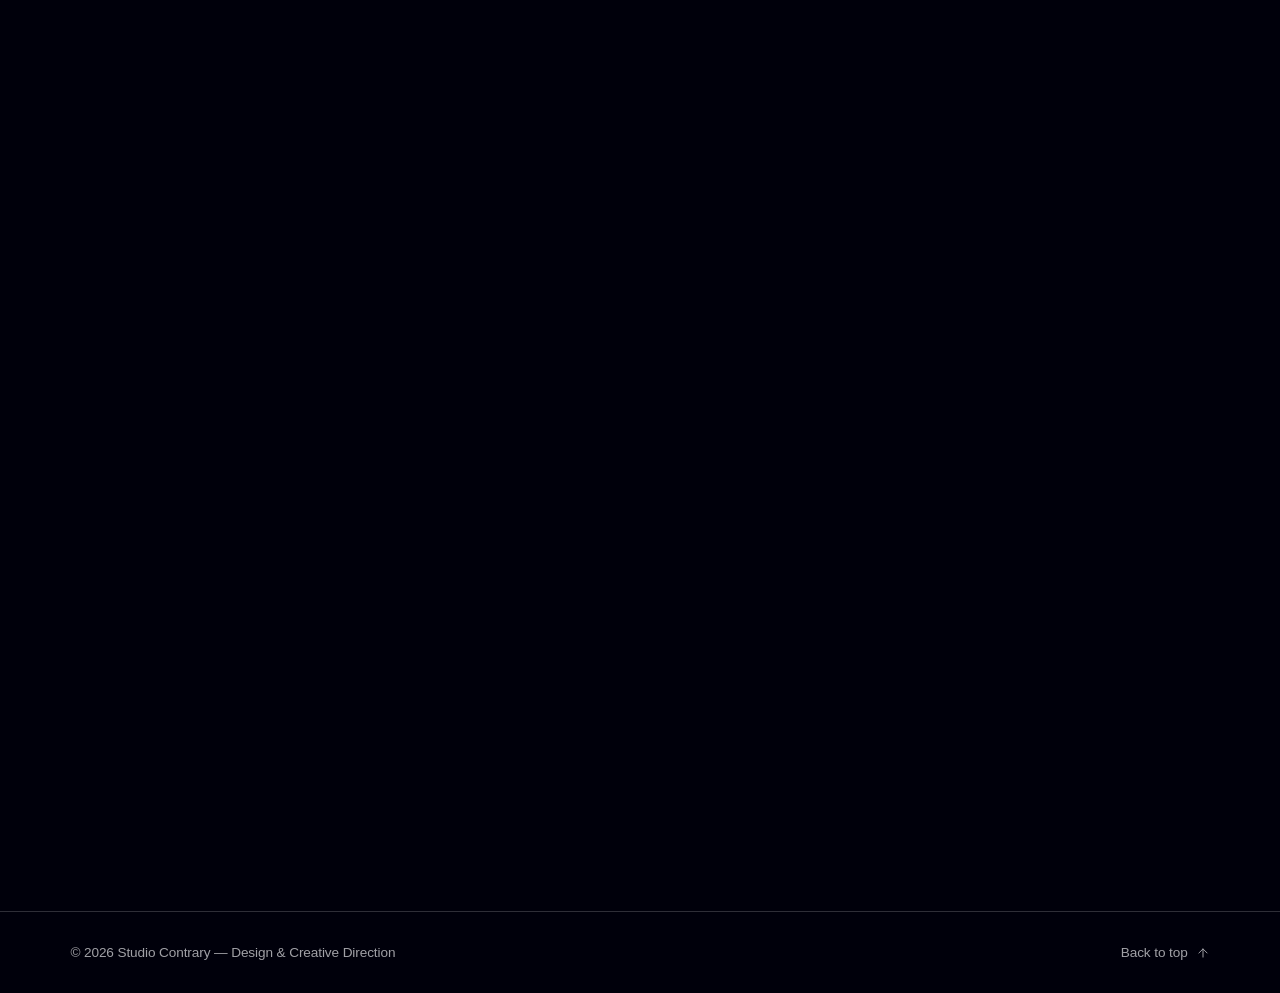
<file: projects/just-access.html>
<!doctype html>
<html lang="en">
<head>
<meta charset="utf-8">
<meta name="viewport" content="width=device-width, initial-scale=1">
<title>Just: Access — Studio Contrary</title>
<meta name="description" content="Refining the product & brand of a machine-learning legal transcription service.">
<meta property="og:type" content="website">
<meta property="og:title" content="Just: Access — Studio Contrary">
<meta property="og:description" content="Refining the product & brand of a machine-learning legal transcription service.">
<meta property="og:image" content="../assets/spreads/full/p34.jpg">
<meta name="twitter:card" content="summary_large_image">
<link rel="icon" href="../assets/favicon.svg" type="image/svg+xml">
<link rel="stylesheet" href="../assets/css/style.css">
</head>
<body>
<header class="site-header" id="top">
  <div class="wrap">
    <a class="brand" href="../index.html">Studio Contrary</a>
    <nav class="nav" aria-label="Primary">
      <a href="../index.html#work">Work</a>
      <a href="../index.html#about">About</a>
      <a href="../index.html#testimonials">Testimonials</a>
      <a href="../index.html#contact">Contact</a>
    </nav>
    <button class="menu-toggle" aria-label="Menu" aria-expanded="false">
      <span></span><span></span><span></span>
    </button>
  </div>
</header>
<main>
<section class="proj-hero">
  <div class="wrap">
    <p class="eyebrow"><a href="../index.html#work">Work</a> &nbsp;/&nbsp; Research · Product · Web</p>
    <h1>Just: Access</h1>
    <p class="tagline">Refining the product &amp; brand of a machine-learning legal transcription service.</p>
  </div>
</section>
<section class="wrap">
  <div class="proj-meta">
    <p class="brief reveal">Just: Access is a legal-tech social enterprise providing affordable access to legal transcription through a mix of machine learning and expert human transcribers. They had a basic, functional MVP and wanted to improve the overall experience, market themselves better and raise funds. I led user research, wireframes, prototypes, illustration and the design of their app and website.</p>
    <div class="side reveal d1">
      <div><h4>Role</h4><ul class="role-list"><li>User research</li><li>Wireframing</li><li>Prototyping</li><li>Website design</li><li>Illustration</li><li>App design</li></ul></div>
      <div><h4>Context</h4><p class="ctx">UX, brand &amp; web for a legal-tech social enterprise</p></div>
    </div>
  </div>
</section>
<section class="spreads section">
  <div class="wrap">
    <figure class="spread reveal">
      <button class="frame" data-full="../assets/spreads/full/p31.jpg" data-cap="Experience map" aria-label="Enlarge: Experience map">
        <img src="../assets/spreads/full/p31.jpg" alt="Just: Access — Experience map" width="2560" height="1600" loading="lazy">
      </button>
      <figcaption><span class="n">01</span> Experience map <span class="zoom">Click to enlarge</span></figcaption>
    </figure><figure class="spread reveal">
      <button class="frame" data-full="../assets/spreads/full/p32.jpg" data-cap="Paper prototypes" aria-label="Enlarge: Paper prototypes">
        <img src="../assets/spreads/full/p32.jpg" alt="Just: Access — Paper prototypes" width="2560" height="1600" loading="lazy">
      </button>
      <figcaption><span class="n">02</span> Paper prototypes <span class="zoom">Click to enlarge</span></figcaption>
    </figure><figure class="spread reveal">
      <button class="frame" data-full="../assets/spreads/full/p33.jpg" data-cap="User research outputs" aria-label="Enlarge: User research outputs">
        <img src="../assets/spreads/full/p33.jpg" alt="Just: Access — User research outputs" width="2560" height="1600" loading="lazy">
      </button>
      <figcaption><span class="n">03</span> User research outputs <span class="zoom">Click to enlarge</span></figcaption>
    </figure><figure class="spread reveal">
      <button class="frame" data-full="../assets/spreads/full/p34.jpg" data-cap="Website design" aria-label="Enlarge: Website design">
        <img src="../assets/spreads/full/p34.jpg" alt="Just: Access — Website design" width="2560" height="1600" loading="lazy">
      </button>
      <figcaption><span class="n">04</span> Website design <span class="zoom">Click to enlarge</span></figcaption>
    </figure>
  </div>
</section>
</main>
<a class="next-proj" href="immediate-media.html">
  <div class="wrap">
    <span class="label">Next project</span>
    <div class="row">
      <h3>Immediate Media <svg class="arrow" width="15" height="15" viewBox="0 0 24 24" fill="none" stroke="currentColor" stroke-width="1.7" stroke-linecap="round" stroke-linejoin="round"><path d="M7 17L17 7M9 7h8v8"/></svg></h3>
      <div class="np-thumb"><img src="../assets/cards/immediate-media.jpg" alt="Immediate Media" width="800" height="500" loading="lazy"></div>
    </div>
  </div>
</a>
<section class="contact section" id="contact">
  <div class="wrap">
    <p class="eyebrow reveal" style="color:var(--muted-2)">Available for freelance &amp; contract work</p>
    <h2 class="big reveal d1">Let’s build<br>something<br><a href="mailto:shannon@studiocontrary.com">that moves<br>the needle.</a></h2>
    <p class="sub reveal d1">Have a project in mind, or just want to say hello? I’d love to hear from you.</p>
    <div class="cta-row reveal d2">
      <a class="link-arrow" href="mailto:shannon@studiocontrary.com">shannon@studiocontrary.com <svg class="arrow" width="15" height="15" viewBox="0 0 24 24" fill="none" stroke="currentColor" stroke-width="1.7" stroke-linecap="round" stroke-linejoin="round"><path d="M7 17L17 7M9 7h8v8"/></svg></a>
    </div>
    <div class="socials reveal d3"><a href="https://uk.linkedin.com/in/shannoncraver" target="_blank" rel="noopener">LinkedIn <svg class="arrow" width="15" height="15" viewBox="0 0 24 24" fill="none" stroke="currentColor" stroke-width="1.7" stroke-linecap="round" stroke-linejoin="round"><path d="M7 17L17 7M9 7h8v8"/></svg></a></div>
  </div>
</section>
<footer class="site-footer">
  <div class="wrap">
    <span>© <span data-year>2023</span> Studio Contrary — Design & Creative Direction</span>
    <a class="to-top" href="#top">Back to top
      <svg class="arrow" width="14" height="14" viewBox="0 0 24 24" fill="none" stroke="currentColor" stroke-width="1.7" stroke-linecap="round" stroke-linejoin="round"><path d="M12 19V5M5 12l7-7 7 7"/></svg>
    </a>
  </div>
</footer>
<script src="../assets/js/main.js"></script>
</body>
</html>
</file>
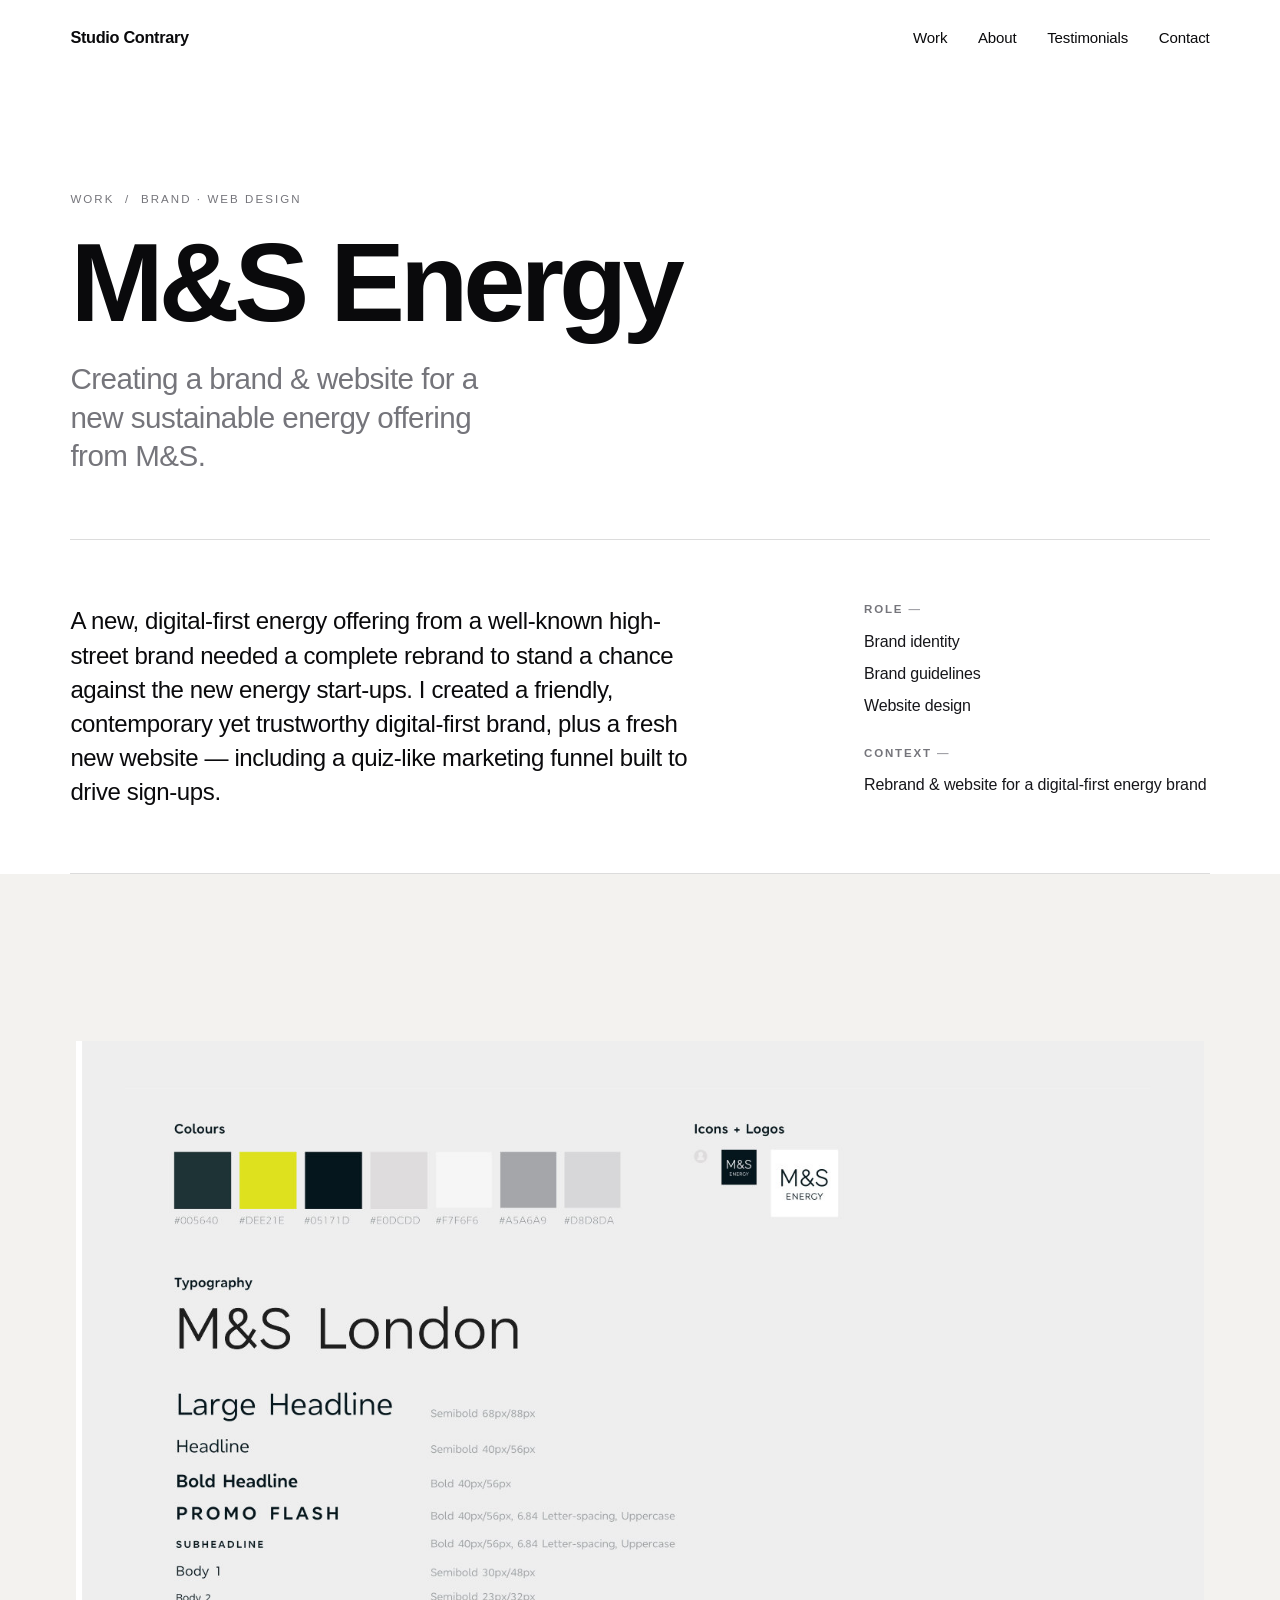
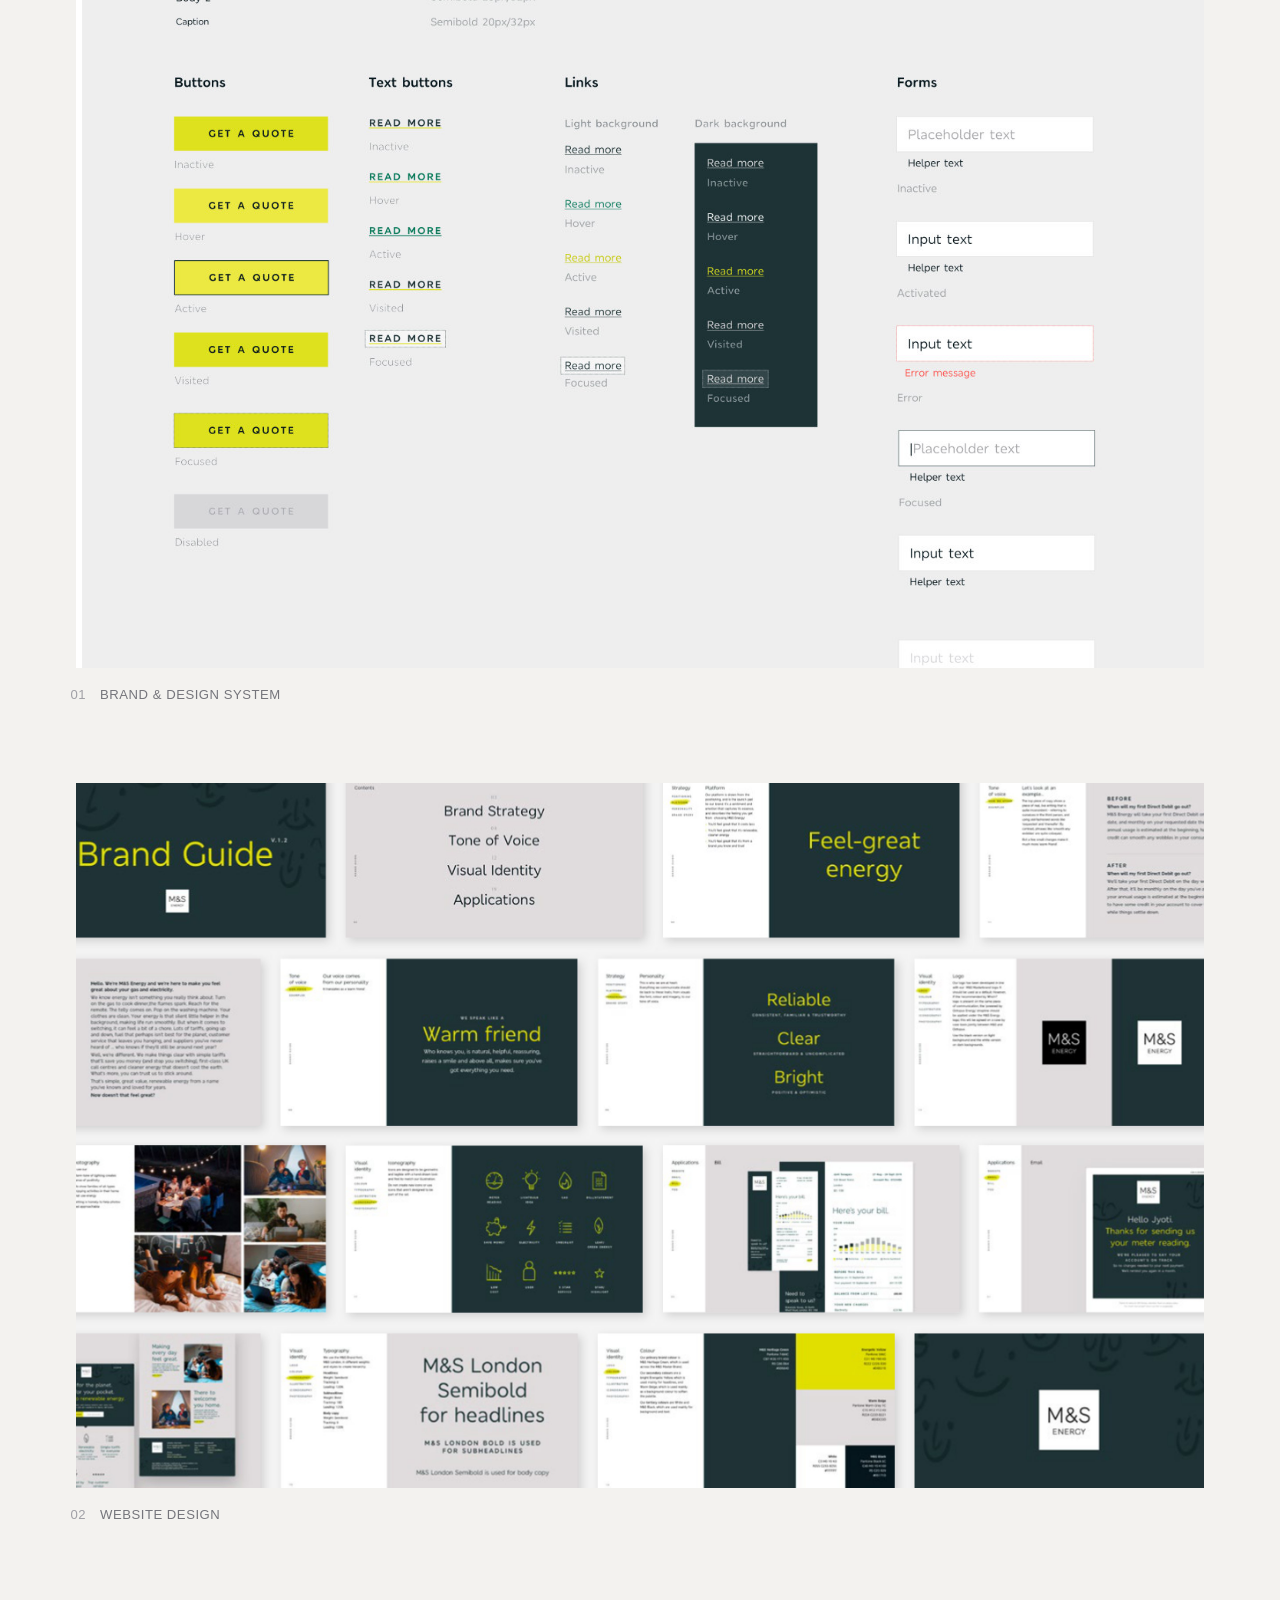
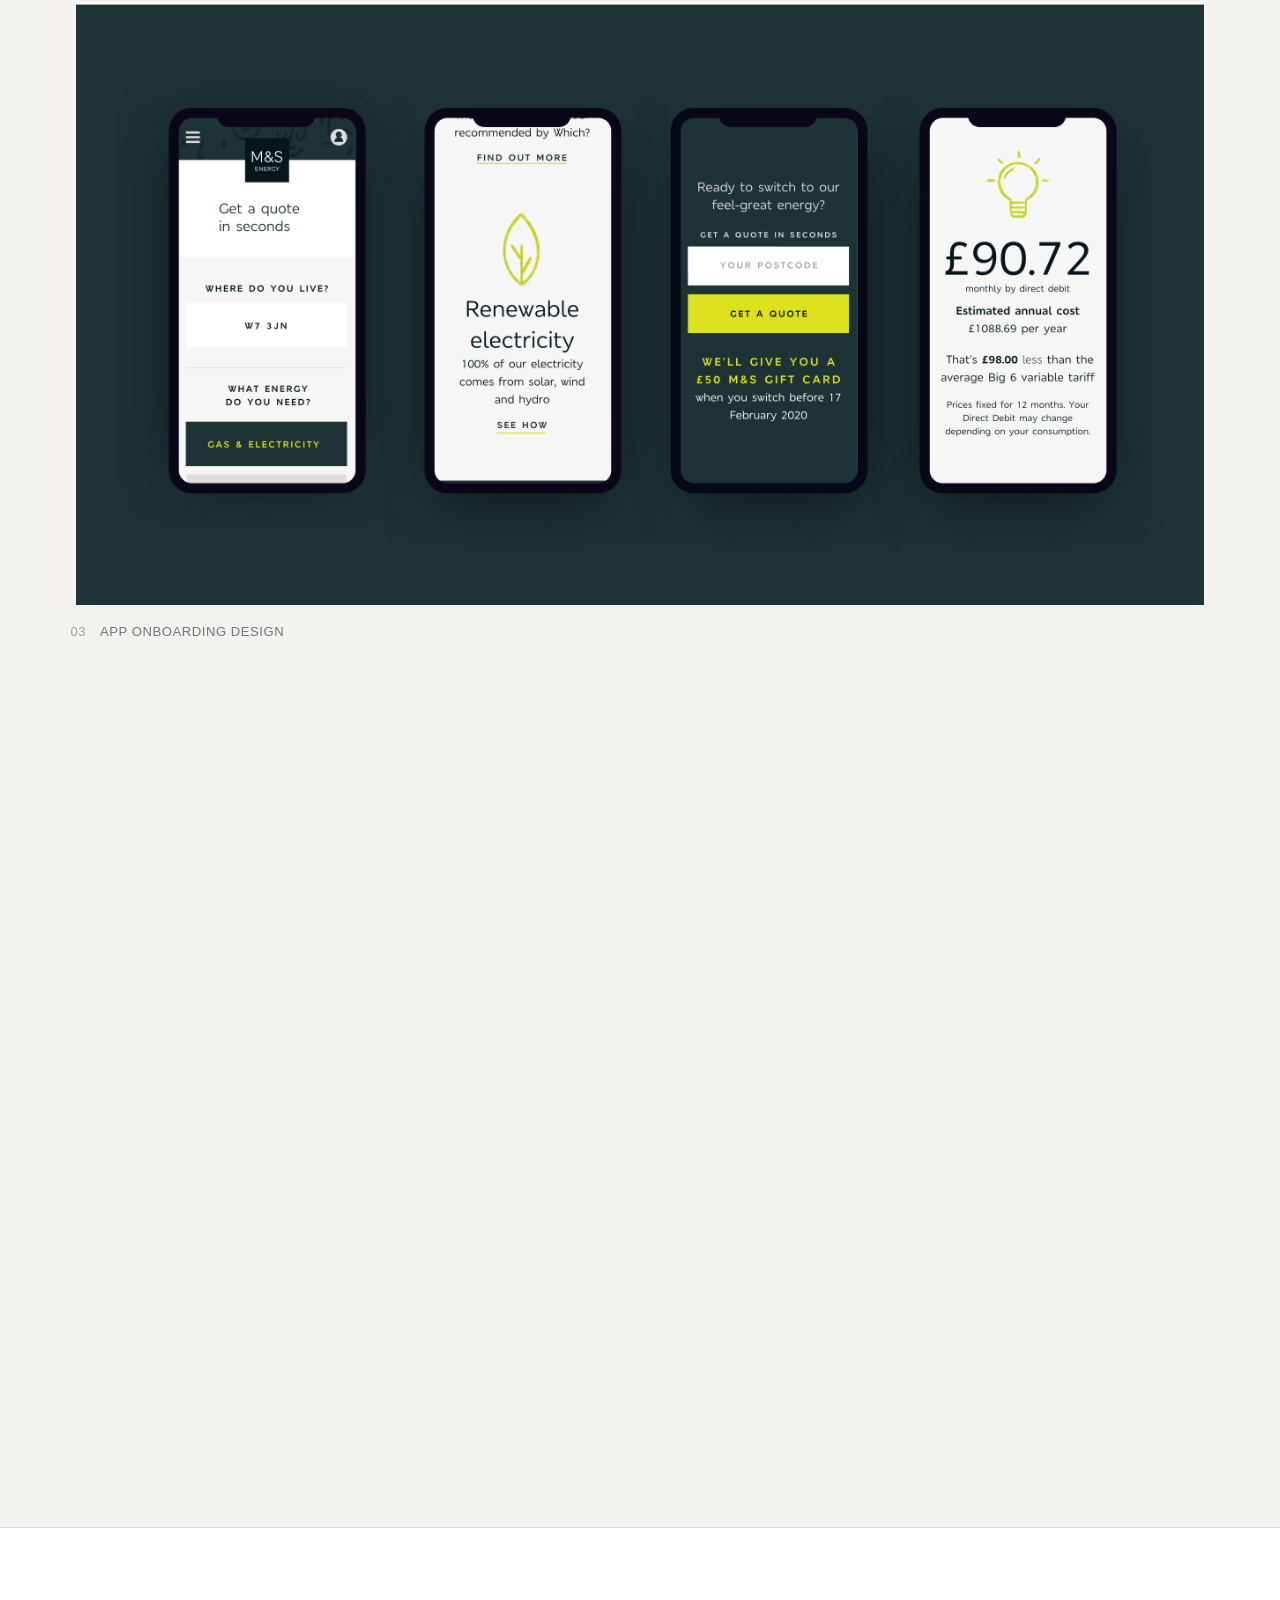
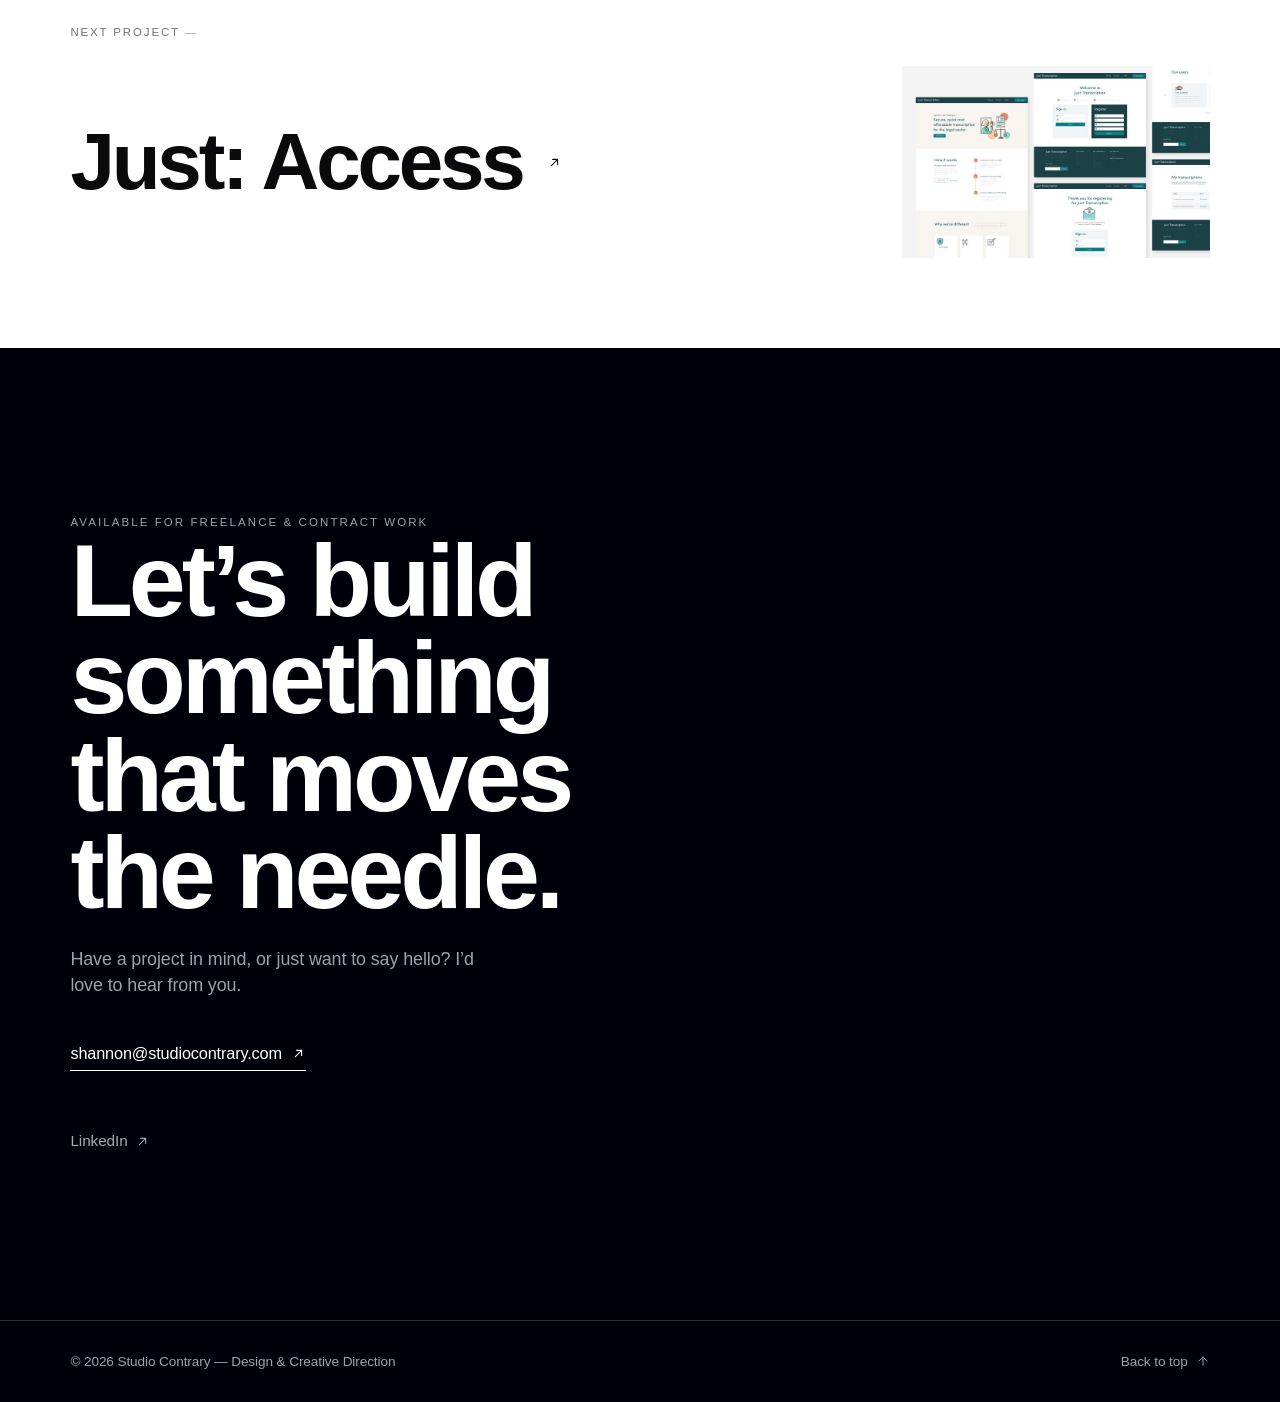
<file: projects/ms-energy.html>
<!doctype html>
<html lang="en">
<head>
<meta charset="utf-8">
<meta name="viewport" content="width=device-width, initial-scale=1">
<title>M&S Energy — Studio Contrary</title>
<meta name="description" content="Creating a brand & website for a new sustainable energy offering from M&S.">
<meta property="og:type" content="website">
<meta property="og:title" content="M&S Energy — Studio Contrary">
<meta property="og:description" content="Creating a brand & website for a new sustainable energy offering from M&S.">
<meta property="og:image" content="../assets/spreads/full/p27.jpg">
<meta name="twitter:card" content="summary_large_image">
<link rel="icon" href="../assets/favicon.svg" type="image/svg+xml">
<link rel="stylesheet" href="../assets/css/style.css">
</head>
<body>
<header class="site-header" id="top">
  <div class="wrap">
    <a class="brand" href="../index.html">Studio Contrary</a>
    <nav class="nav" aria-label="Primary">
      <a href="../index.html#work">Work</a>
      <a href="../index.html#about">About</a>
      <a href="../index.html#testimonials">Testimonials</a>
      <a href="../index.html#contact">Contact</a>
    </nav>
    <button class="menu-toggle" aria-label="Menu" aria-expanded="false">
      <span></span><span></span><span></span>
    </button>
  </div>
</header>
<main>
<section class="proj-hero">
  <div class="wrap">
    <p class="eyebrow"><a href="../index.html#work">Work</a> &nbsp;/&nbsp; Brand · Web design</p>
    <h1>M&amp;S Energy</h1>
    <p class="tagline">Creating a brand &amp; website for a new sustainable energy offering from M&amp;S.</p>
  </div>
</section>
<section class="wrap">
  <div class="proj-meta">
    <p class="brief reveal">A new, digital-first energy offering from a well-known high-street brand needed a complete rebrand to stand a chance against the new energy start-ups. I created a friendly, contemporary yet trustworthy digital-first brand, plus a fresh new website — including a quiz-like marketing funnel built to drive sign-ups.</p>
    <div class="side reveal d1">
      <div><h4>Role</h4><ul class="role-list"><li>Brand identity</li><li>Brand guidelines</li><li>Website design</li></ul></div>
      <div><h4>Context</h4><p class="ctx">Rebrand &amp; website for a digital-first energy brand</p></div>
    </div>
  </div>
</section>
<section class="spreads section">
  <div class="wrap">
    <figure class="spread reveal">
      <button class="frame" data-full="../assets/spreads/full/p25.jpg" data-cap="Brand &amp; design system" aria-label="Enlarge: Brand &amp; design system">
        <img src="../assets/spreads/full/p25.jpg" alt="M&S Energy — Brand &amp; design system" width="2560" height="1600" loading="lazy">
      </button>
      <figcaption><span class="n">01</span> Brand &amp; design system <span class="zoom">Click to enlarge</span></figcaption>
    </figure><figure class="spread reveal">
      <button class="frame" data-full="../assets/spreads/full/p26.jpg" data-cap="Website design" aria-label="Enlarge: Website design">
        <img src="../assets/spreads/full/p26.jpg" alt="M&S Energy — Website design" width="2560" height="1600" loading="lazy">
      </button>
      <figcaption><span class="n">02</span> Website design <span class="zoom">Click to enlarge</span></figcaption>
    </figure><figure class="spread reveal">
      <button class="frame" data-full="../assets/spreads/full/p27.jpg" data-cap="App onboarding design" aria-label="Enlarge: App onboarding design">
        <img src="../assets/spreads/full/p27.jpg" alt="M&S Energy — App onboarding design" width="2560" height="1600" loading="lazy">
      </button>
      <figcaption><span class="n">03</span> App onboarding design <span class="zoom">Click to enlarge</span></figcaption>
    </figure><figure class="spread reveal">
      <button class="frame" data-full="../assets/spreads/full/p28.jpg" data-cap="Icon design" aria-label="Enlarge: Icon design">
        <img src="../assets/spreads/full/p28.jpg" alt="M&S Energy — Icon design" width="2560" height="1600" loading="lazy">
      </button>
      <figcaption><span class="n">04</span> Icon design <span class="zoom">Click to enlarge</span></figcaption>
    </figure>
  </div>
</section>
</main>
<a class="next-proj" href="just-access.html">
  <div class="wrap">
    <span class="label">Next project</span>
    <div class="row">
      <h3>Just: Access <svg class="arrow" width="15" height="15" viewBox="0 0 24 24" fill="none" stroke="currentColor" stroke-width="1.7" stroke-linecap="round" stroke-linejoin="round"><path d="M7 17L17 7M9 7h8v8"/></svg></h3>
      <div class="np-thumb"><img src="../assets/spreads/thumb/p34.jpg" alt="Just: Access" width="800" height="500" loading="lazy"></div>
    </div>
  </div>
</a>
<section class="contact section" id="contact">
  <div class="wrap">
    <p class="eyebrow reveal" style="color:var(--muted-2)">Available for freelance &amp; contract work</p>
    <h2 class="big reveal d1">Let’s build<br>something<br><a href="mailto:shannon@studiocontrary.com">that moves<br>the needle.</a></h2>
    <p class="sub reveal d1">Have a project in mind, or just want to say hello? I’d love to hear from you.</p>
    <div class="cta-row reveal d2">
      <a class="link-arrow" href="mailto:shannon@studiocontrary.com">shannon@studiocontrary.com <svg class="arrow" width="15" height="15" viewBox="0 0 24 24" fill="none" stroke="currentColor" stroke-width="1.7" stroke-linecap="round" stroke-linejoin="round"><path d="M7 17L17 7M9 7h8v8"/></svg></a>
    </div>
    <div class="socials reveal d3"><a href="https://uk.linkedin.com/in/shannoncraver" target="_blank" rel="noopener">LinkedIn <svg class="arrow" width="15" height="15" viewBox="0 0 24 24" fill="none" stroke="currentColor" stroke-width="1.7" stroke-linecap="round" stroke-linejoin="round"><path d="M7 17L17 7M9 7h8v8"/></svg></a></div>
  </div>
</section>
<footer class="site-footer">
  <div class="wrap">
    <span>© <span data-year>2023</span> Studio Contrary — Design & Creative Direction</span>
    <a class="to-top" href="#top">Back to top
      <svg class="arrow" width="14" height="14" viewBox="0 0 24 24" fill="none" stroke="currentColor" stroke-width="1.7" stroke-linecap="round" stroke-linejoin="round"><path d="M12 19V5M5 12l7-7 7 7"/></svg>
    </a>
  </div>
</footer>
<script src="../assets/js/main.js"></script>
</body>
</html>
</file>
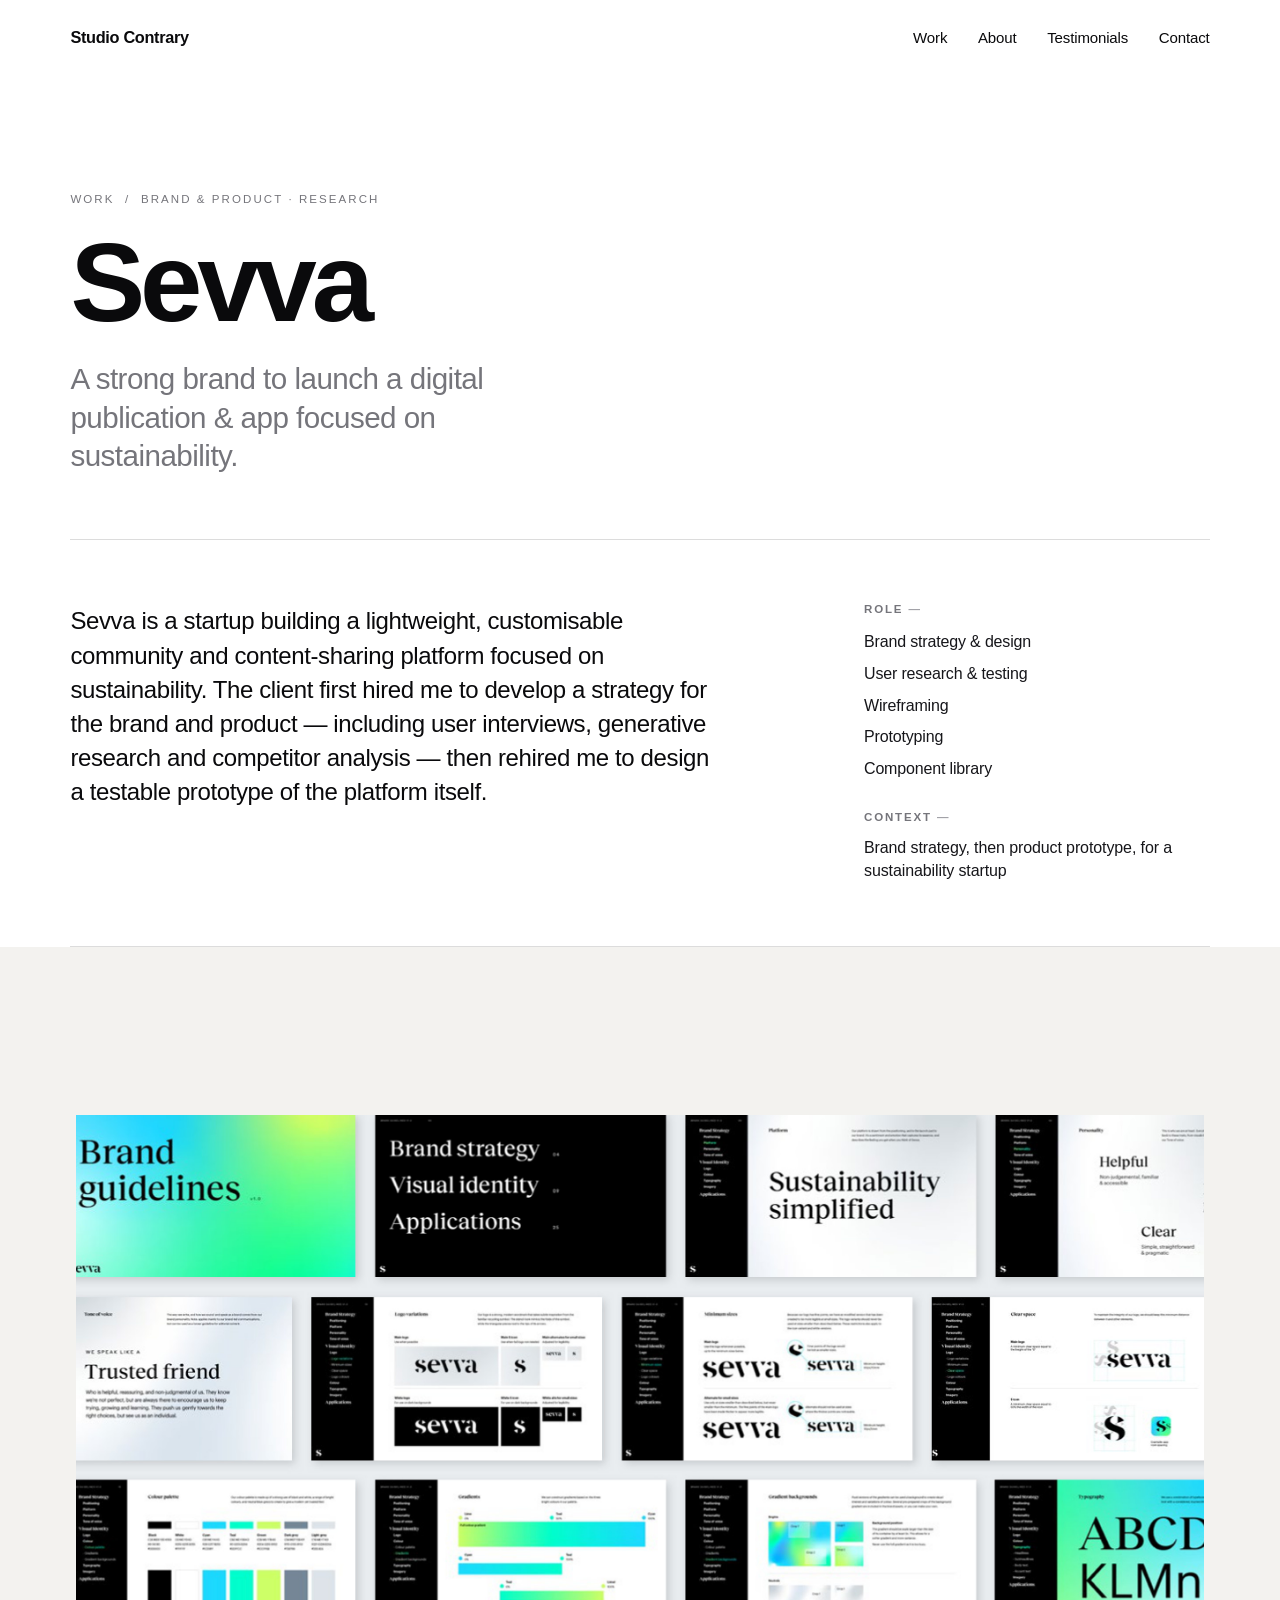
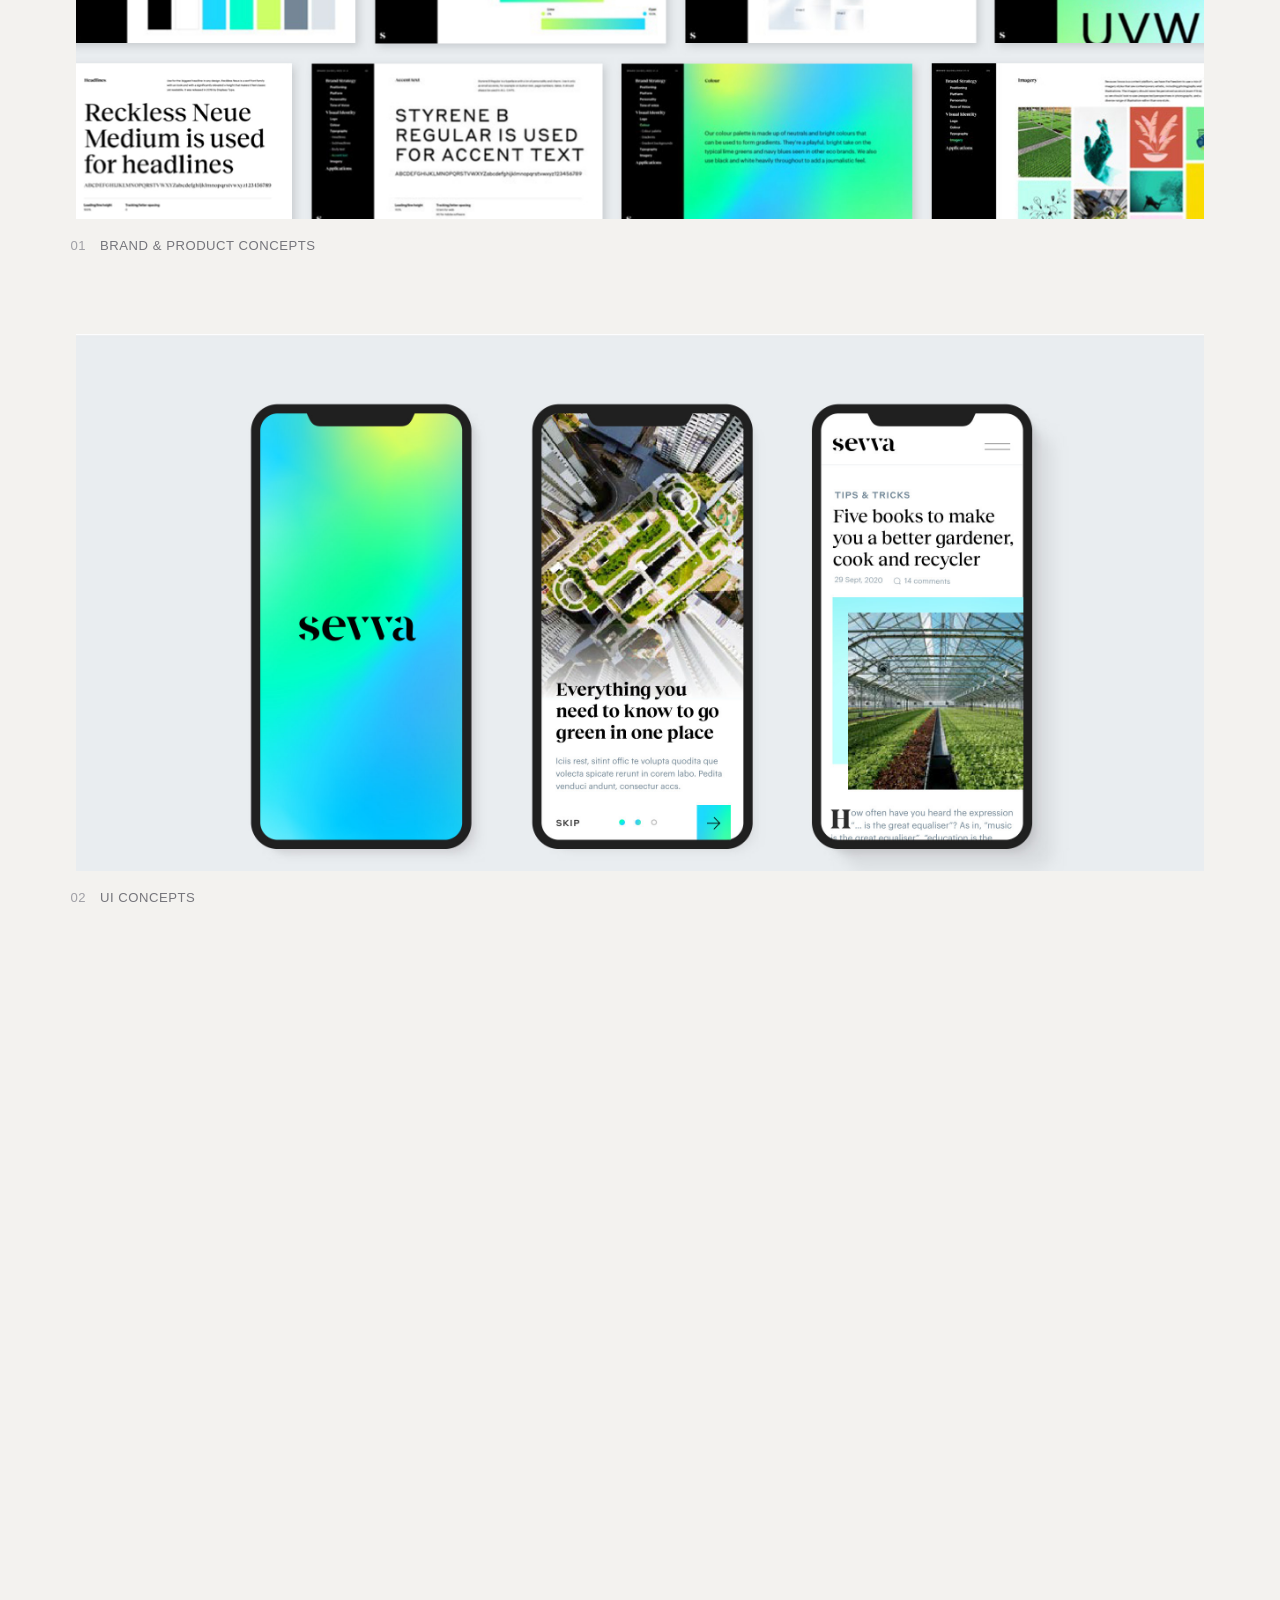
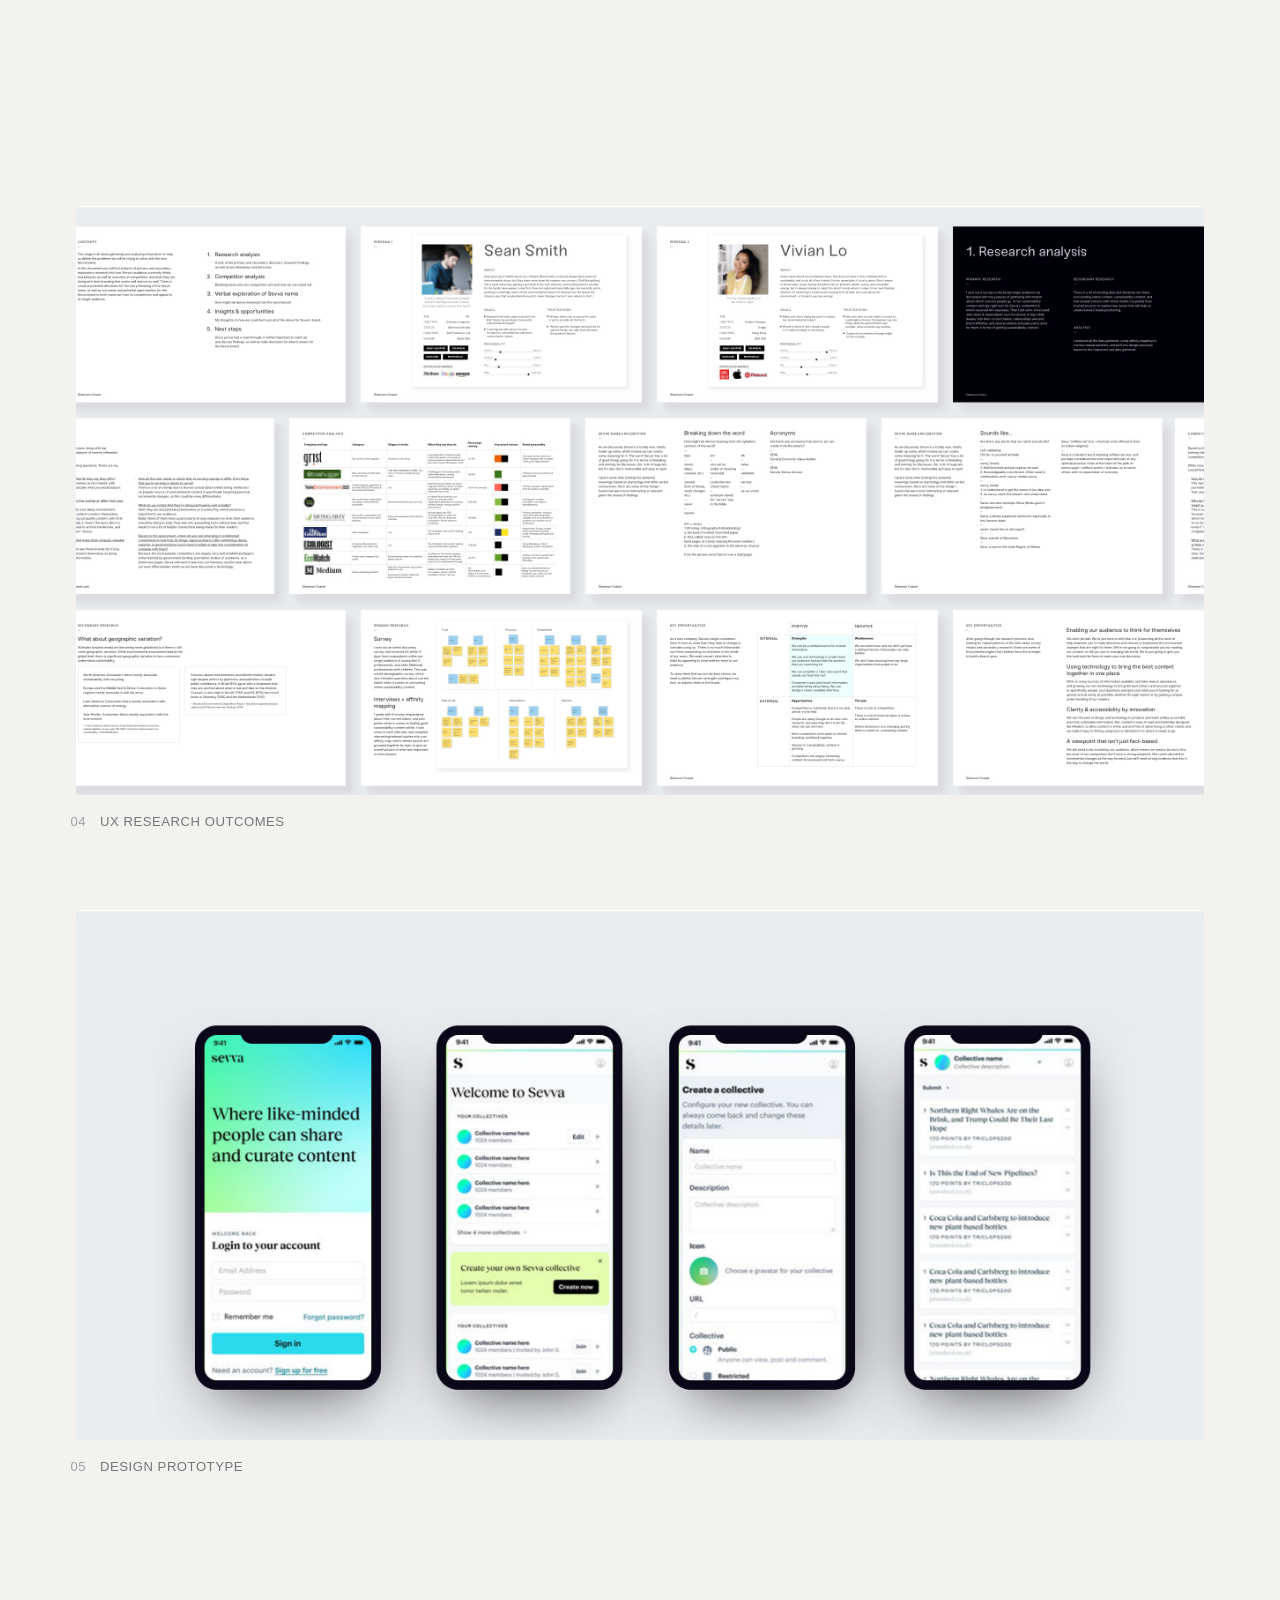
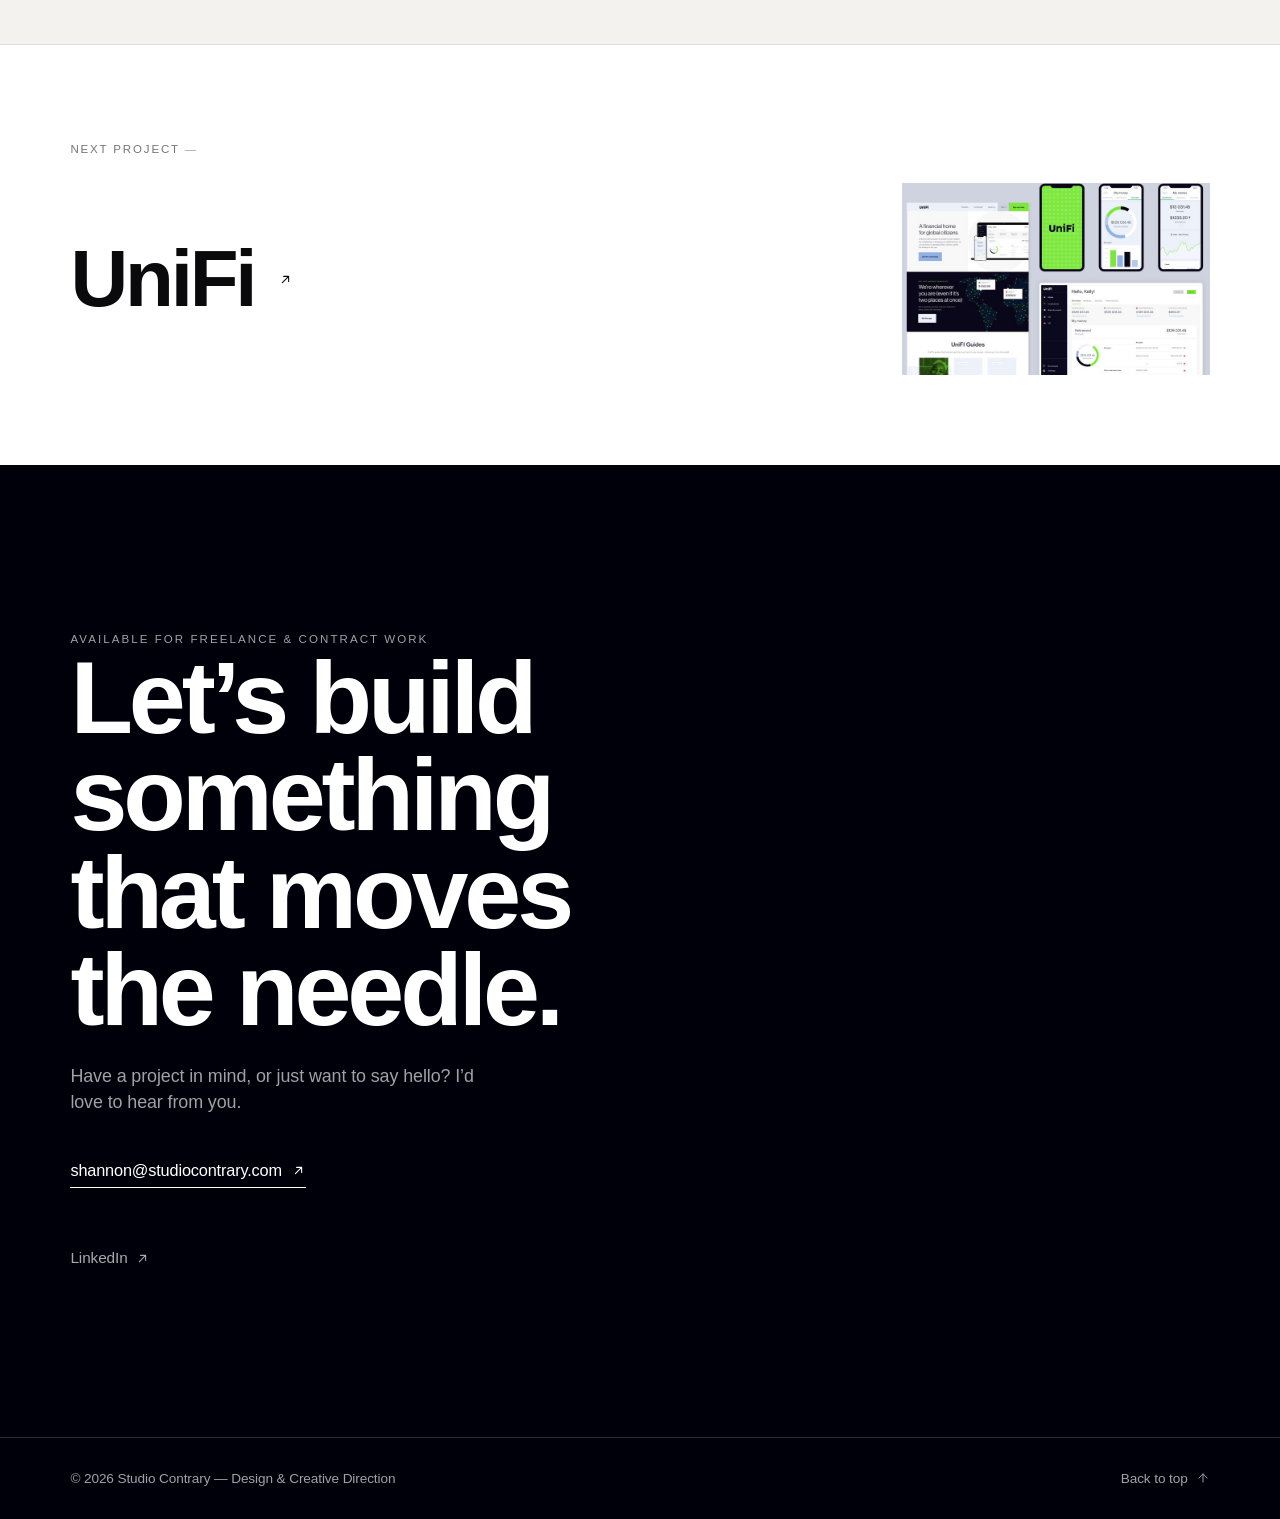
<file: projects/sevva.html>
<!doctype html>
<html lang="en">
<head>
<meta charset="utf-8">
<meta name="viewport" content="width=device-width, initial-scale=1">
<title>Sevva — Studio Contrary</title>
<meta name="description" content="A strong brand to launch a digital publication & app focused on sustainability.">
<meta property="og:type" content="website">
<meta property="og:title" content="Sevva — Studio Contrary">
<meta property="og:description" content="A strong brand to launch a digital publication & app focused on sustainability.">
<meta property="og:image" content="../assets/spreads/full/p16.jpg">
<meta name="twitter:card" content="summary_large_image">
<link rel="icon" href="../assets/favicon.svg" type="image/svg+xml">
<link rel="stylesheet" href="../assets/css/style.css">
</head>
<body>
<header class="site-header" id="top">
  <div class="wrap">
    <a class="brand" href="../index.html">Studio Contrary</a>
    <nav class="nav" aria-label="Primary">
      <a href="../index.html#work">Work</a>
      <a href="../index.html#about">About</a>
      <a href="../index.html#testimonials">Testimonials</a>
      <a href="../index.html#contact">Contact</a>
    </nav>
    <button class="menu-toggle" aria-label="Menu" aria-expanded="false">
      <span></span><span></span><span></span>
    </button>
  </div>
</header>
<main>
<section class="proj-hero">
  <div class="wrap">
    <p class="eyebrow"><a href="../index.html#work">Work</a> &nbsp;/&nbsp; Brand &amp; product · Research</p>
    <h1>Sevva</h1>
    <p class="tagline">A strong brand to launch a digital publication &amp; app focused on sustainability.</p>
  </div>
</section>
<section class="wrap">
  <div class="proj-meta">
    <p class="brief reveal">Sevva is a startup building a lightweight, customisable community and content-sharing platform focused on sustainability. The client first hired me to develop a strategy for the brand and product — including user interviews, generative research and competitor analysis — then rehired me to design a testable prototype of the platform itself.</p>
    <div class="side reveal d1">
      <div><h4>Role</h4><ul class="role-list"><li>Brand strategy &amp; design</li><li>User research &amp; testing</li><li>Wireframing</li><li>Prototyping</li><li>Component library</li></ul></div>
      <div><h4>Context</h4><p class="ctx">Brand strategy, then product prototype, for a sustainability startup</p></div>
    </div>
  </div>
</section>
<section class="spreads section">
  <div class="wrap">
    <figure class="spread reveal">
      <button class="frame" data-full="../assets/spreads/full/p15.jpg" data-cap="Brand &amp; product concepts" aria-label="Enlarge: Brand &amp; product concepts">
        <img src="../assets/spreads/full/p15.jpg" alt="Sevva — Brand &amp; product concepts" width="2560" height="1600" loading="lazy">
      </button>
      <figcaption><span class="n">01</span> Brand &amp; product concepts <span class="zoom">Click to enlarge</span></figcaption>
    </figure><figure class="spread reveal">
      <button class="frame" data-full="../assets/spreads/full/p16.jpg" data-cap="UI concepts" aria-label="Enlarge: UI concepts">
        <img src="../assets/spreads/full/p16.jpg" alt="Sevva — UI concepts" width="2560" height="1600" loading="lazy">
      </button>
      <figcaption><span class="n">02</span> UI concepts <span class="zoom">Click to enlarge</span></figcaption>
    </figure><figure class="spread reveal">
      <button class="frame" data-full="../assets/spreads/full/p17.jpg" data-cap="Wireframes" aria-label="Enlarge: Wireframes">
        <img src="../assets/spreads/full/p17.jpg" alt="Sevva — Wireframes" width="2560" height="1600" loading="lazy">
      </button>
      <figcaption><span class="n">03</span> Wireframes <span class="zoom">Click to enlarge</span></figcaption>
    </figure><figure class="spread reveal">
      <button class="frame" data-full="../assets/spreads/full/p18.jpg" data-cap="UX research outcomes" aria-label="Enlarge: UX research outcomes">
        <img src="../assets/spreads/full/p18.jpg" alt="Sevva — UX research outcomes" width="2560" height="1600" loading="lazy">
      </button>
      <figcaption><span class="n">04</span> UX research outcomes <span class="zoom">Click to enlarge</span></figcaption>
    </figure><figure class="spread reveal">
      <button class="frame" data-full="../assets/spreads/full/p19.jpg" data-cap="Design prototype" aria-label="Enlarge: Design prototype">
        <img src="../assets/spreads/full/p19.jpg" alt="Sevva — Design prototype" width="2560" height="1600" loading="lazy">
      </button>
      <figcaption><span class="n">05</span> Design prototype <span class="zoom">Click to enlarge</span></figcaption>
    </figure>
  </div>
</section>
</main>
<a class="next-proj" href="unifi.html">
  <div class="wrap">
    <span class="label">Next project</span>
    <div class="row">
      <h3>UniFi <svg class="arrow" width="15" height="15" viewBox="0 0 24 24" fill="none" stroke="currentColor" stroke-width="1.7" stroke-linecap="round" stroke-linejoin="round"><path d="M7 17L17 7M9 7h8v8"/></svg></h3>
      <div class="np-thumb"><img src="../assets/spreads/thumb/p22.jpg" alt="UniFi" width="800" height="500" loading="lazy"></div>
    </div>
  </div>
</a>
<section class="contact section" id="contact">
  <div class="wrap">
    <p class="eyebrow reveal" style="color:var(--muted-2)">Available for freelance &amp; contract work</p>
    <h2 class="big reveal d1">Let’s build<br>something<br><a href="mailto:shannon@studiocontrary.com">that moves<br>the needle.</a></h2>
    <p class="sub reveal d1">Have a project in mind, or just want to say hello? I’d love to hear from you.</p>
    <div class="cta-row reveal d2">
      <a class="link-arrow" href="mailto:shannon@studiocontrary.com">shannon@studiocontrary.com <svg class="arrow" width="15" height="15" viewBox="0 0 24 24" fill="none" stroke="currentColor" stroke-width="1.7" stroke-linecap="round" stroke-linejoin="round"><path d="M7 17L17 7M9 7h8v8"/></svg></a>
    </div>
    <div class="socials reveal d3"><a href="https://uk.linkedin.com/in/shannoncraver" target="_blank" rel="noopener">LinkedIn <svg class="arrow" width="15" height="15" viewBox="0 0 24 24" fill="none" stroke="currentColor" stroke-width="1.7" stroke-linecap="round" stroke-linejoin="round"><path d="M7 17L17 7M9 7h8v8"/></svg></a></div>
  </div>
</section>
<footer class="site-footer">
  <div class="wrap">
    <span>© <span data-year>2023</span> Studio Contrary — Design & Creative Direction</span>
    <a class="to-top" href="#top">Back to top
      <svg class="arrow" width="14" height="14" viewBox="0 0 24 24" fill="none" stroke="currentColor" stroke-width="1.7" stroke-linecap="round" stroke-linejoin="round"><path d="M12 19V5M5 12l7-7 7 7"/></svg>
    </a>
  </div>
</footer>
<script src="../assets/js/main.js"></script>
</body>
</html>
</file>
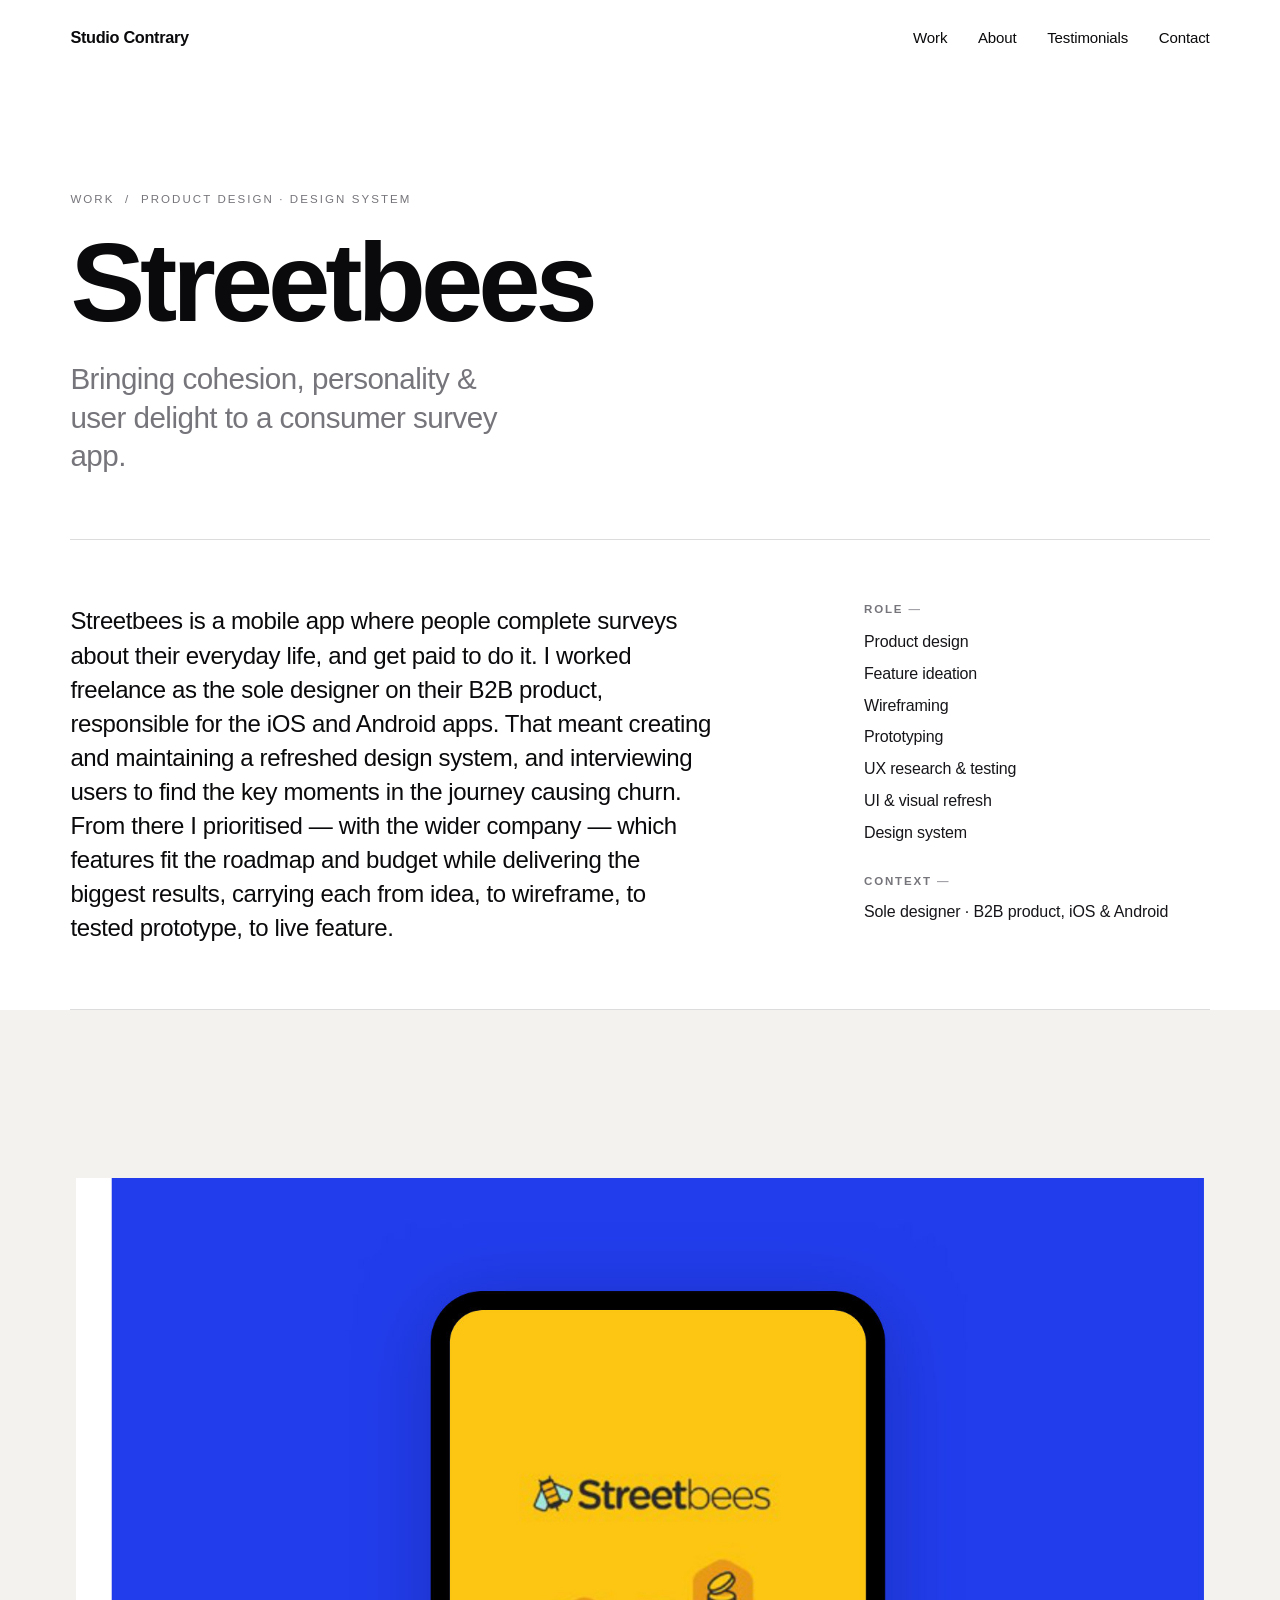
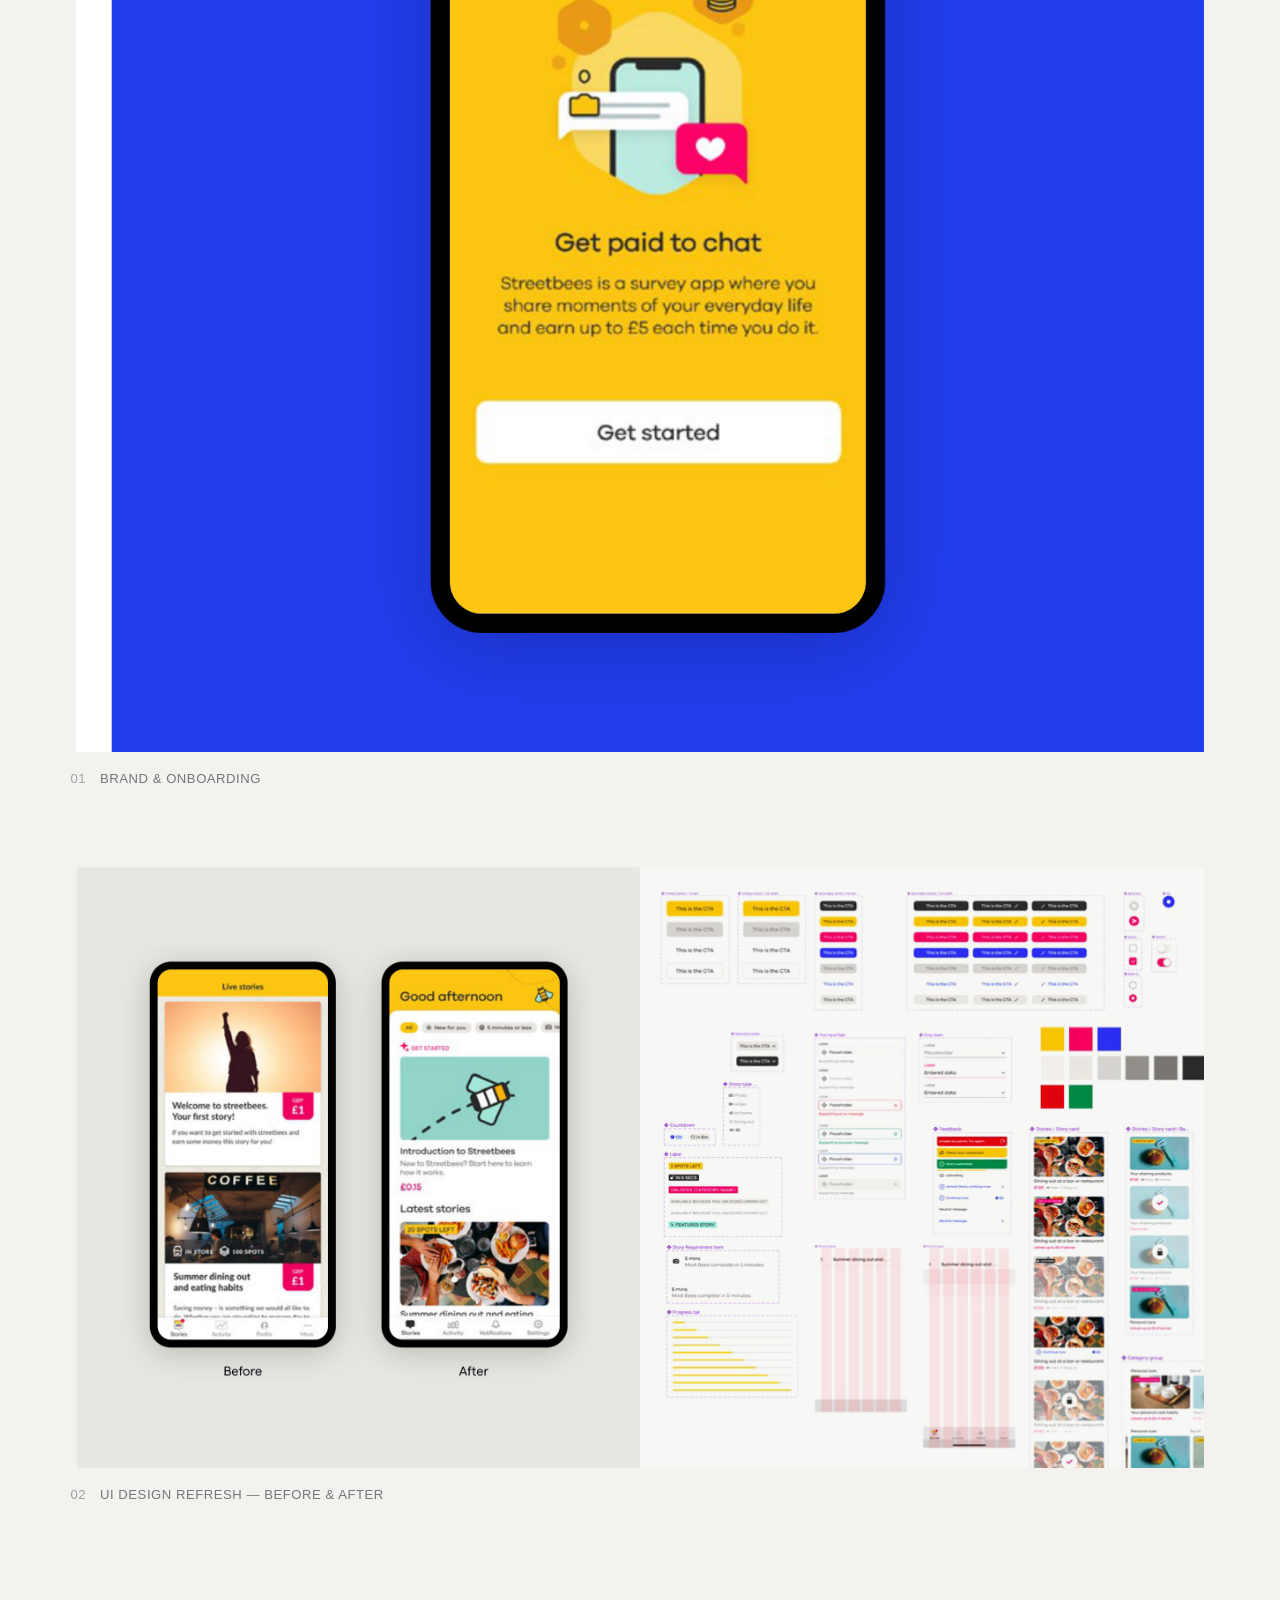
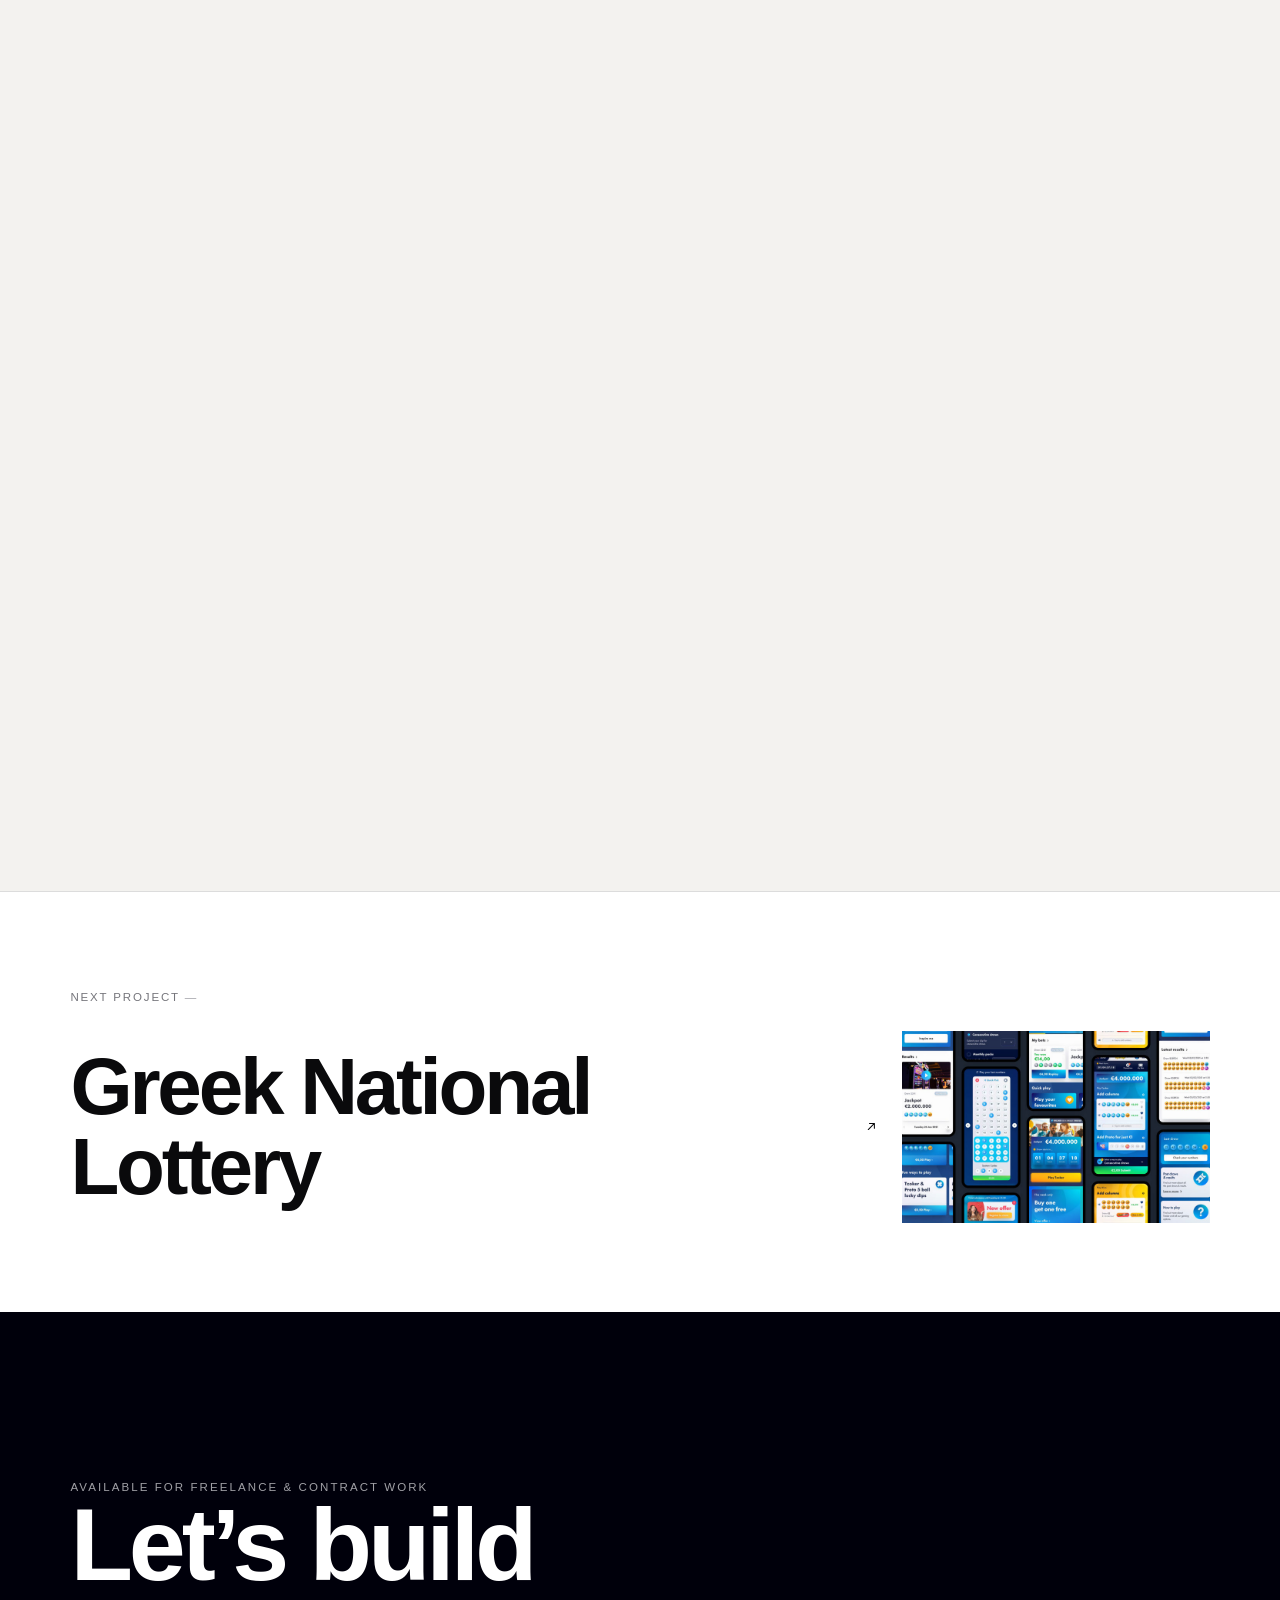
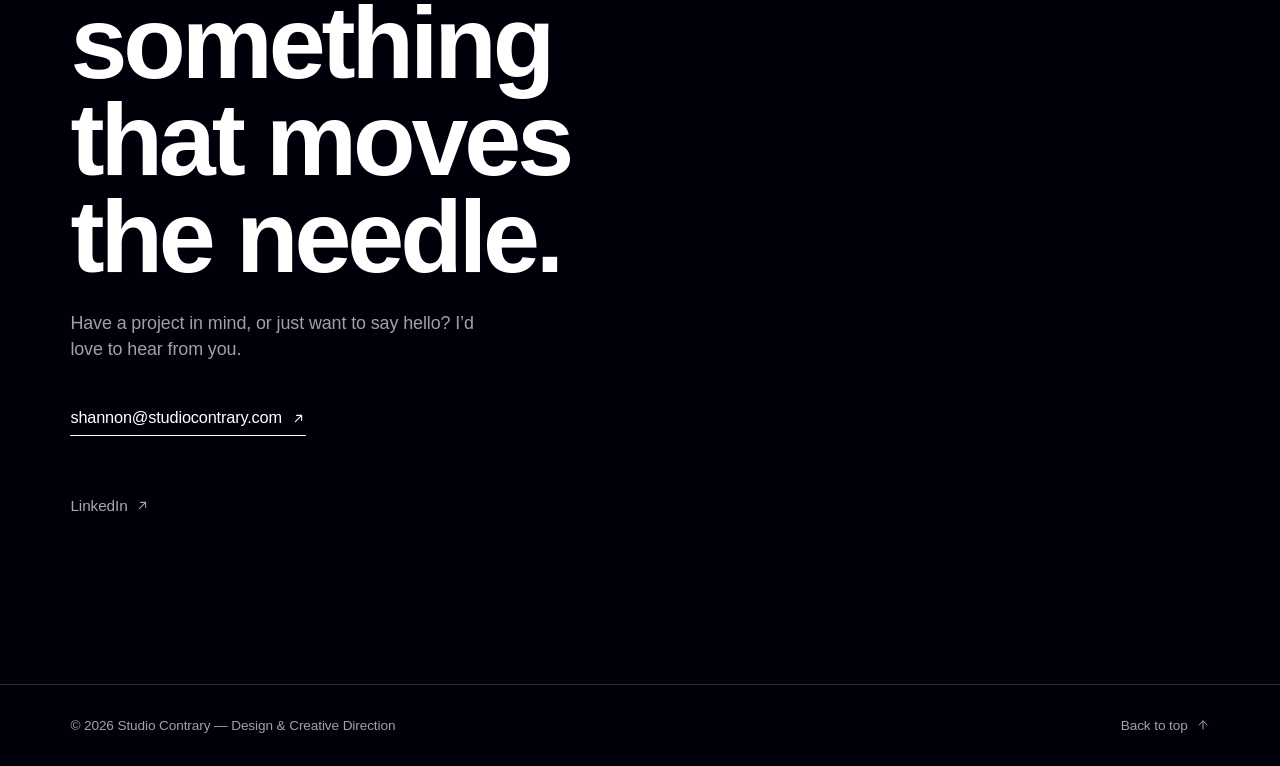
<file: projects/streetbees.html>
<!doctype html>
<html lang="en">
<head>
<meta charset="utf-8">
<meta name="viewport" content="width=device-width, initial-scale=1">
<title>Streetbees — Studio Contrary</title>
<meta name="description" content="Bringing cohesion, personality & user delight to a consumer survey app.">
<meta property="og:type" content="website">
<meta property="og:title" content="Streetbees — Studio Contrary">
<meta property="og:description" content="Bringing cohesion, personality & user delight to a consumer survey app.">
<meta property="og:image" content="../assets/spreads/full/p07.jpg">
<meta name="twitter:card" content="summary_large_image">
<link rel="icon" href="../assets/favicon.svg" type="image/svg+xml">
<link rel="stylesheet" href="../assets/css/style.css">
</head>
<body>
<header class="site-header" id="top">
  <div class="wrap">
    <a class="brand" href="../index.html">Studio Contrary</a>
    <nav class="nav" aria-label="Primary">
      <a href="../index.html#work">Work</a>
      <a href="../index.html#about">About</a>
      <a href="../index.html#testimonials">Testimonials</a>
      <a href="../index.html#contact">Contact</a>
    </nav>
    <button class="menu-toggle" aria-label="Menu" aria-expanded="false">
      <span></span><span></span><span></span>
    </button>
  </div>
</header>
<main>
<section class="proj-hero">
  <div class="wrap">
    <p class="eyebrow"><a href="../index.html#work">Work</a> &nbsp;/&nbsp; Product design · Design system</p>
    <h1>Streetbees</h1>
    <p class="tagline">Bringing cohesion, personality &amp; user delight to a consumer survey app.</p>
  </div>
</section>
<section class="wrap">
  <div class="proj-meta">
    <p class="brief reveal">Streetbees is a mobile app where people complete surveys about their everyday life, and get paid to do it. I worked freelance as the sole designer on their B2B product, responsible for the iOS and Android apps. That meant creating and maintaining a refreshed design system, and interviewing users to find the key moments in the journey causing churn. From there I prioritised — with the wider company — which features fit the roadmap and budget while delivering the biggest results, carrying each from idea, to wireframe, to tested prototype, to live feature.</p>
    <div class="side reveal d1">
      <div><h4>Role</h4><ul class="role-list"><li>Product design</li><li>Feature ideation</li><li>Wireframing</li><li>Prototyping</li><li>UX research &amp; testing</li><li>UI &amp; visual refresh</li><li>Design system</li></ul></div>
      <div><h4>Context</h4><p class="ctx">Sole designer · B2B product, iOS &amp; Android</p></div>
    </div>
  </div>
</section>
<section class="spreads section">
  <div class="wrap">
    <figure class="spread reveal">
      <button class="frame" data-full="../assets/spreads/full/p05.jpg" data-cap="Brand &amp; onboarding" aria-label="Enlarge: Brand &amp; onboarding">
        <img src="../assets/spreads/full/p05.jpg" alt="Streetbees — Brand &amp; onboarding" width="2560" height="1600" loading="lazy">
      </button>
      <figcaption><span class="n">01</span> Brand &amp; onboarding <span class="zoom">Click to enlarge</span></figcaption>
    </figure><figure class="spread reveal">
      <button class="frame" data-full="../assets/spreads/full/p06.jpg" data-cap="UI design refresh — before &amp; after" aria-label="Enlarge: UI design refresh — before &amp; after">
        <img src="../assets/spreads/full/p06.jpg" alt="Streetbees — UI design refresh — before &amp; after" width="2560" height="1600" loading="lazy">
      </button>
      <figcaption><span class="n">02</span> UI design refresh — before &amp; after <span class="zoom">Click to enlarge</span></figcaption>
    </figure><figure class="spread reveal">
      <button class="frame" data-full="../assets/spreads/full/p07.jpg" data-cap="Refreshed app interface" aria-label="Enlarge: Refreshed app interface">
        <img src="../assets/spreads/full/p07.jpg" alt="Streetbees — Refreshed app interface" width="2560" height="1600" loading="lazy">
      </button>
      <figcaption><span class="n">03</span> Refreshed app interface <span class="zoom">Click to enlarge</span></figcaption>
    </figure>
  </div>
</section>
</main>
<a class="next-proj" href="greek-national-lottery.html">
  <div class="wrap">
    <span class="label">Next project</span>
    <div class="row">
      <h3>Greek National Lottery <svg class="arrow" width="15" height="15" viewBox="0 0 24 24" fill="none" stroke="currentColor" stroke-width="1.7" stroke-linecap="round" stroke-linejoin="round"><path d="M7 17L17 7M9 7h8v8"/></svg></h3>
      <div class="np-thumb"><img src="../assets/spreads/thumb/p12.jpg" alt="Greek National Lottery" width="800" height="500" loading="lazy"></div>
    </div>
  </div>
</a>
<section class="contact section" id="contact">
  <div class="wrap">
    <p class="eyebrow reveal" style="color:var(--muted-2)">Available for freelance &amp; contract work</p>
    <h2 class="big reveal d1">Let’s build<br>something<br><a href="mailto:shannon@studiocontrary.com">that moves<br>the needle.</a></h2>
    <p class="sub reveal d1">Have a project in mind, or just want to say hello? I’d love to hear from you.</p>
    <div class="cta-row reveal d2">
      <a class="link-arrow" href="mailto:shannon@studiocontrary.com">shannon@studiocontrary.com <svg class="arrow" width="15" height="15" viewBox="0 0 24 24" fill="none" stroke="currentColor" stroke-width="1.7" stroke-linecap="round" stroke-linejoin="round"><path d="M7 17L17 7M9 7h8v8"/></svg></a>
    </div>
    <div class="socials reveal d3"><a href="https://uk.linkedin.com/in/shannoncraver" target="_blank" rel="noopener">LinkedIn <svg class="arrow" width="15" height="15" viewBox="0 0 24 24" fill="none" stroke="currentColor" stroke-width="1.7" stroke-linecap="round" stroke-linejoin="round"><path d="M7 17L17 7M9 7h8v8"/></svg></a></div>
  </div>
</section>
<footer class="site-footer">
  <div class="wrap">
    <span>© <span data-year>2023</span> Studio Contrary — Design & Creative Direction</span>
    <a class="to-top" href="#top">Back to top
      <svg class="arrow" width="14" height="14" viewBox="0 0 24 24" fill="none" stroke="currentColor" stroke-width="1.7" stroke-linecap="round" stroke-linejoin="round"><path d="M12 19V5M5 12l7-7 7 7"/></svg>
    </a>
  </div>
</footer>
<script src="../assets/js/main.js"></script>
</body>
</html>
</file>
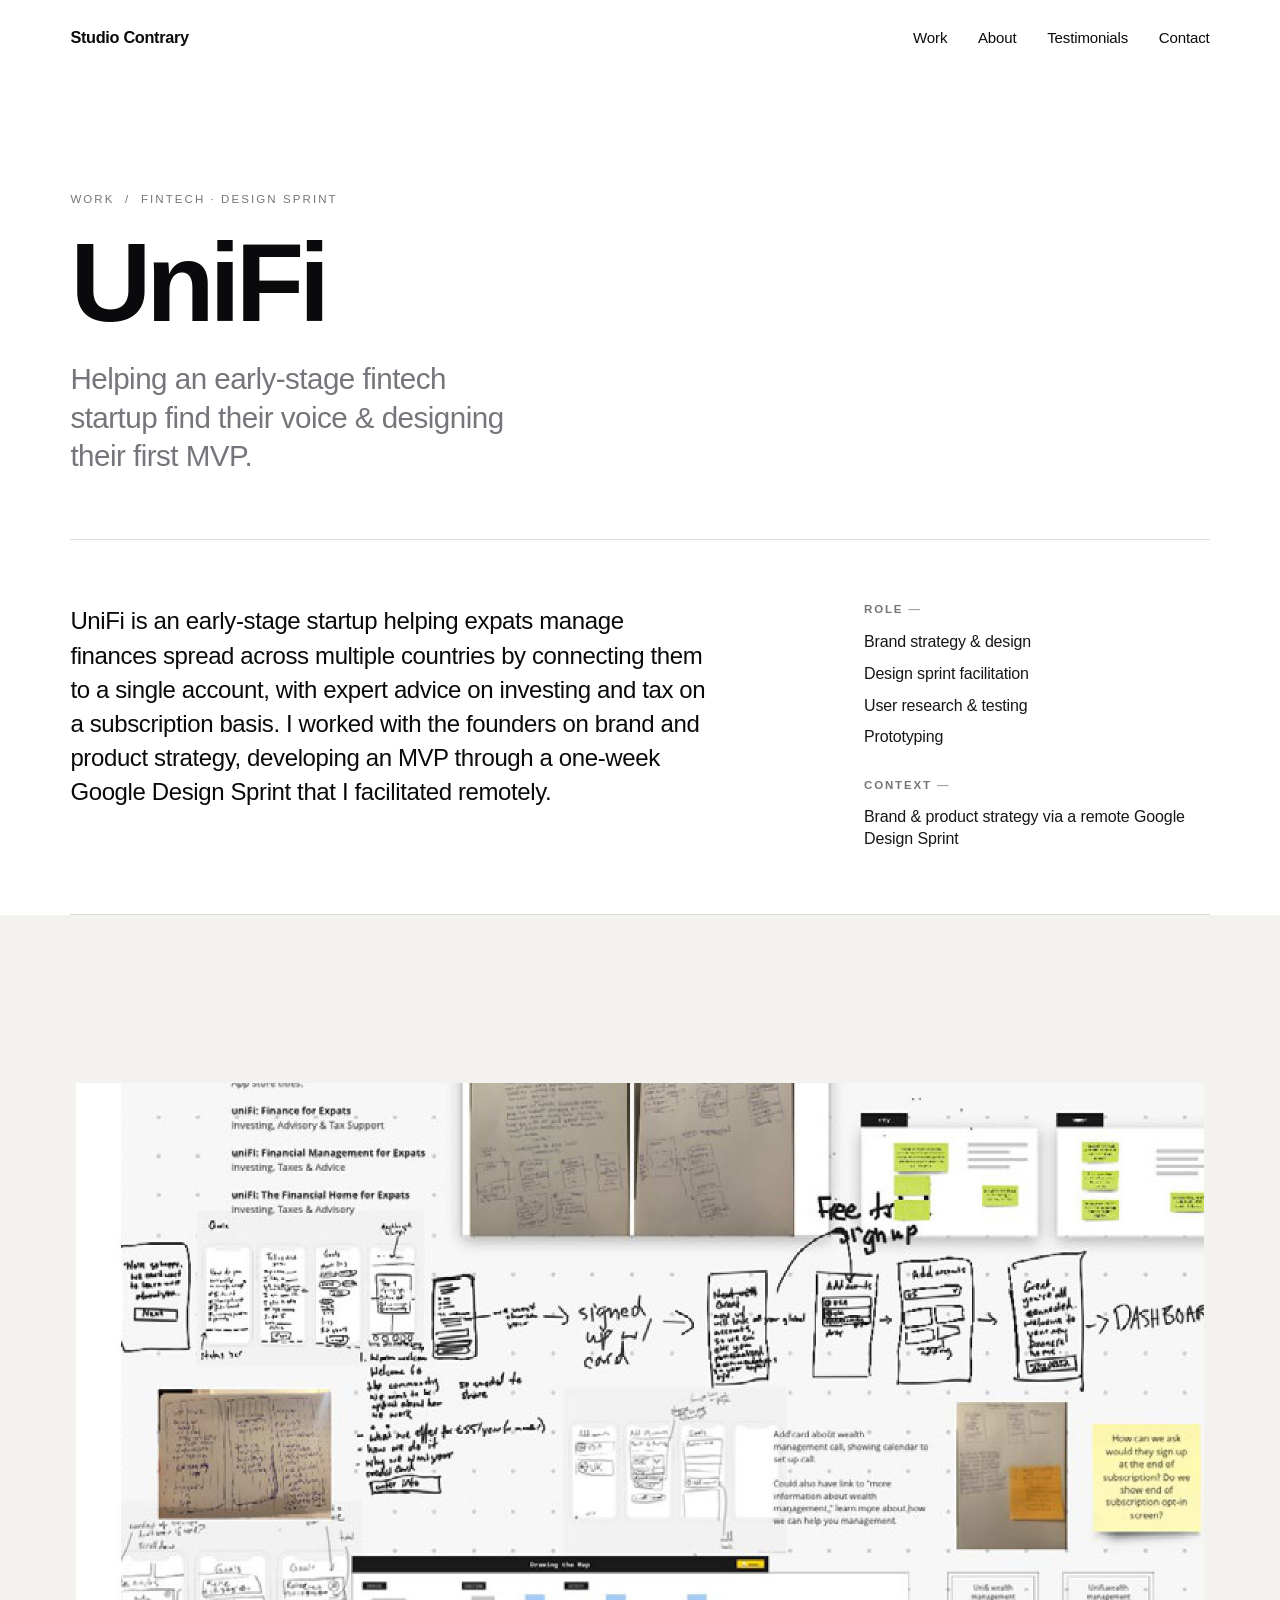
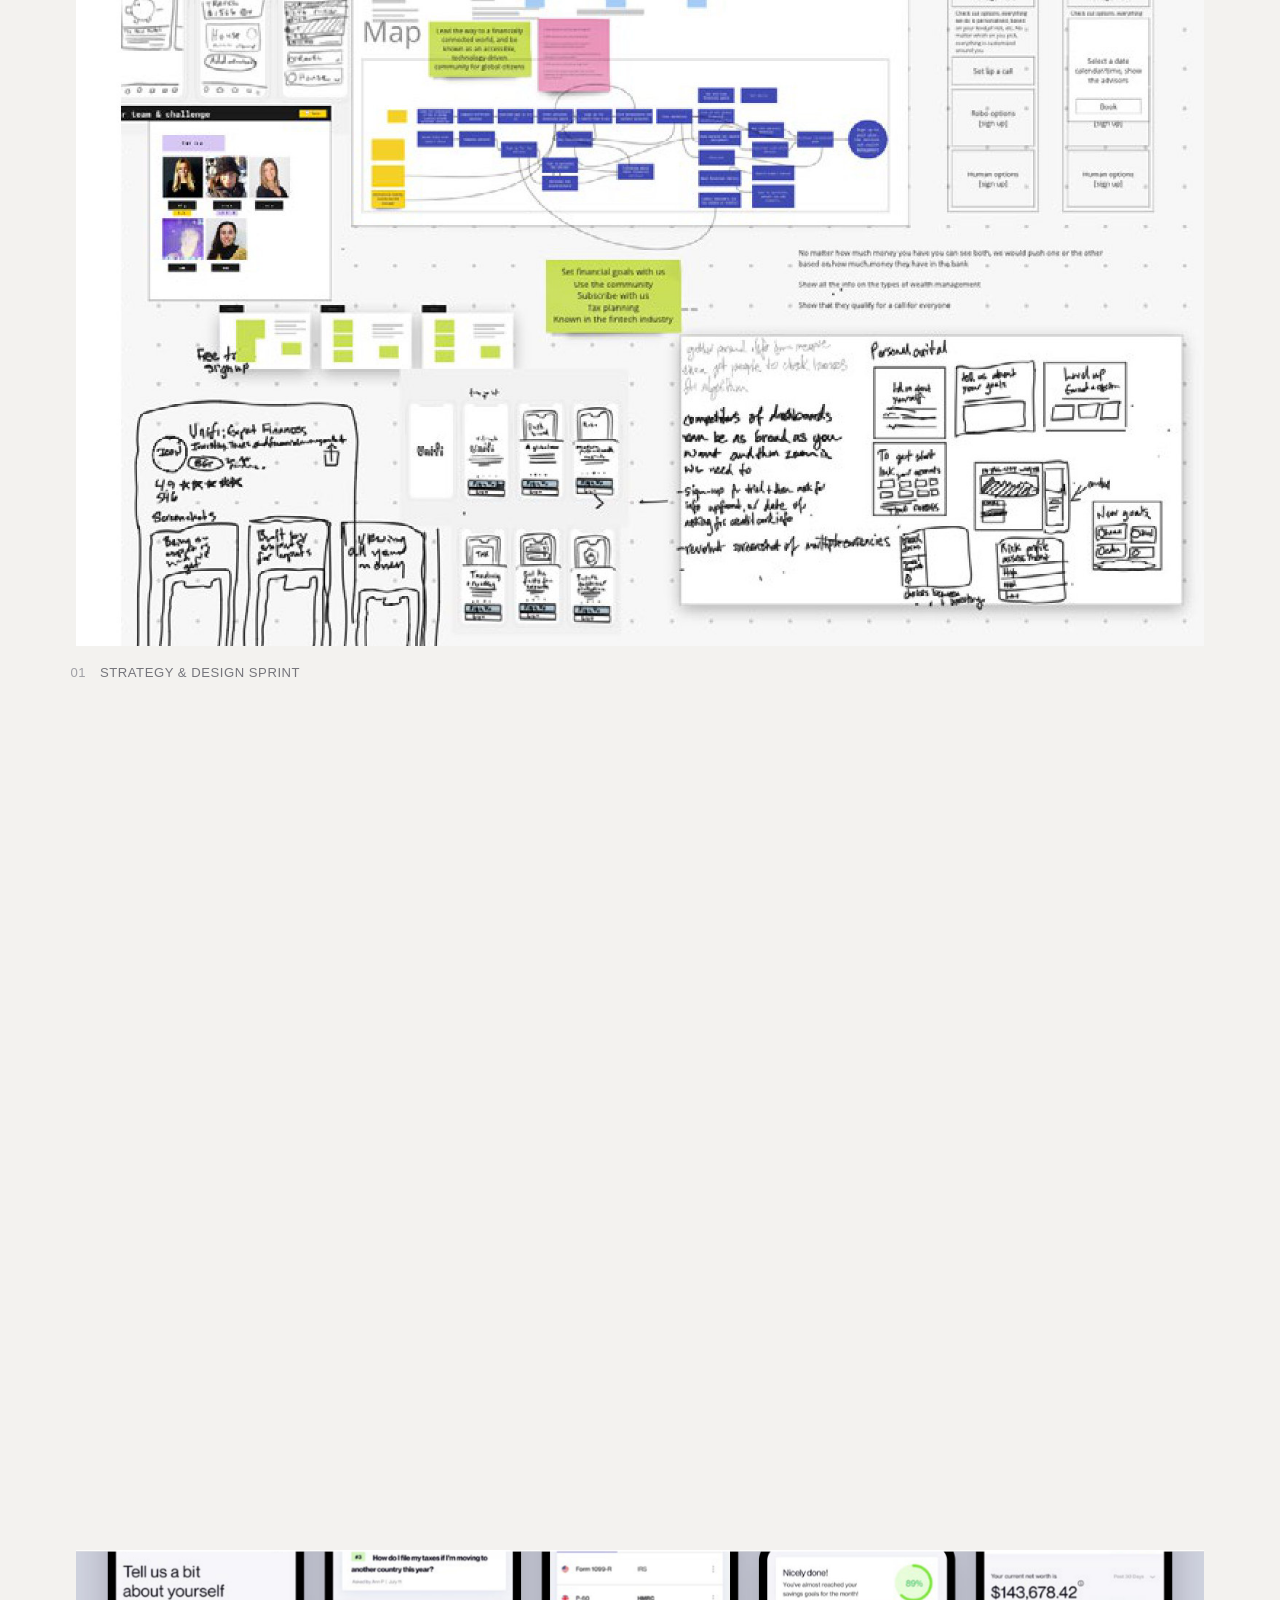
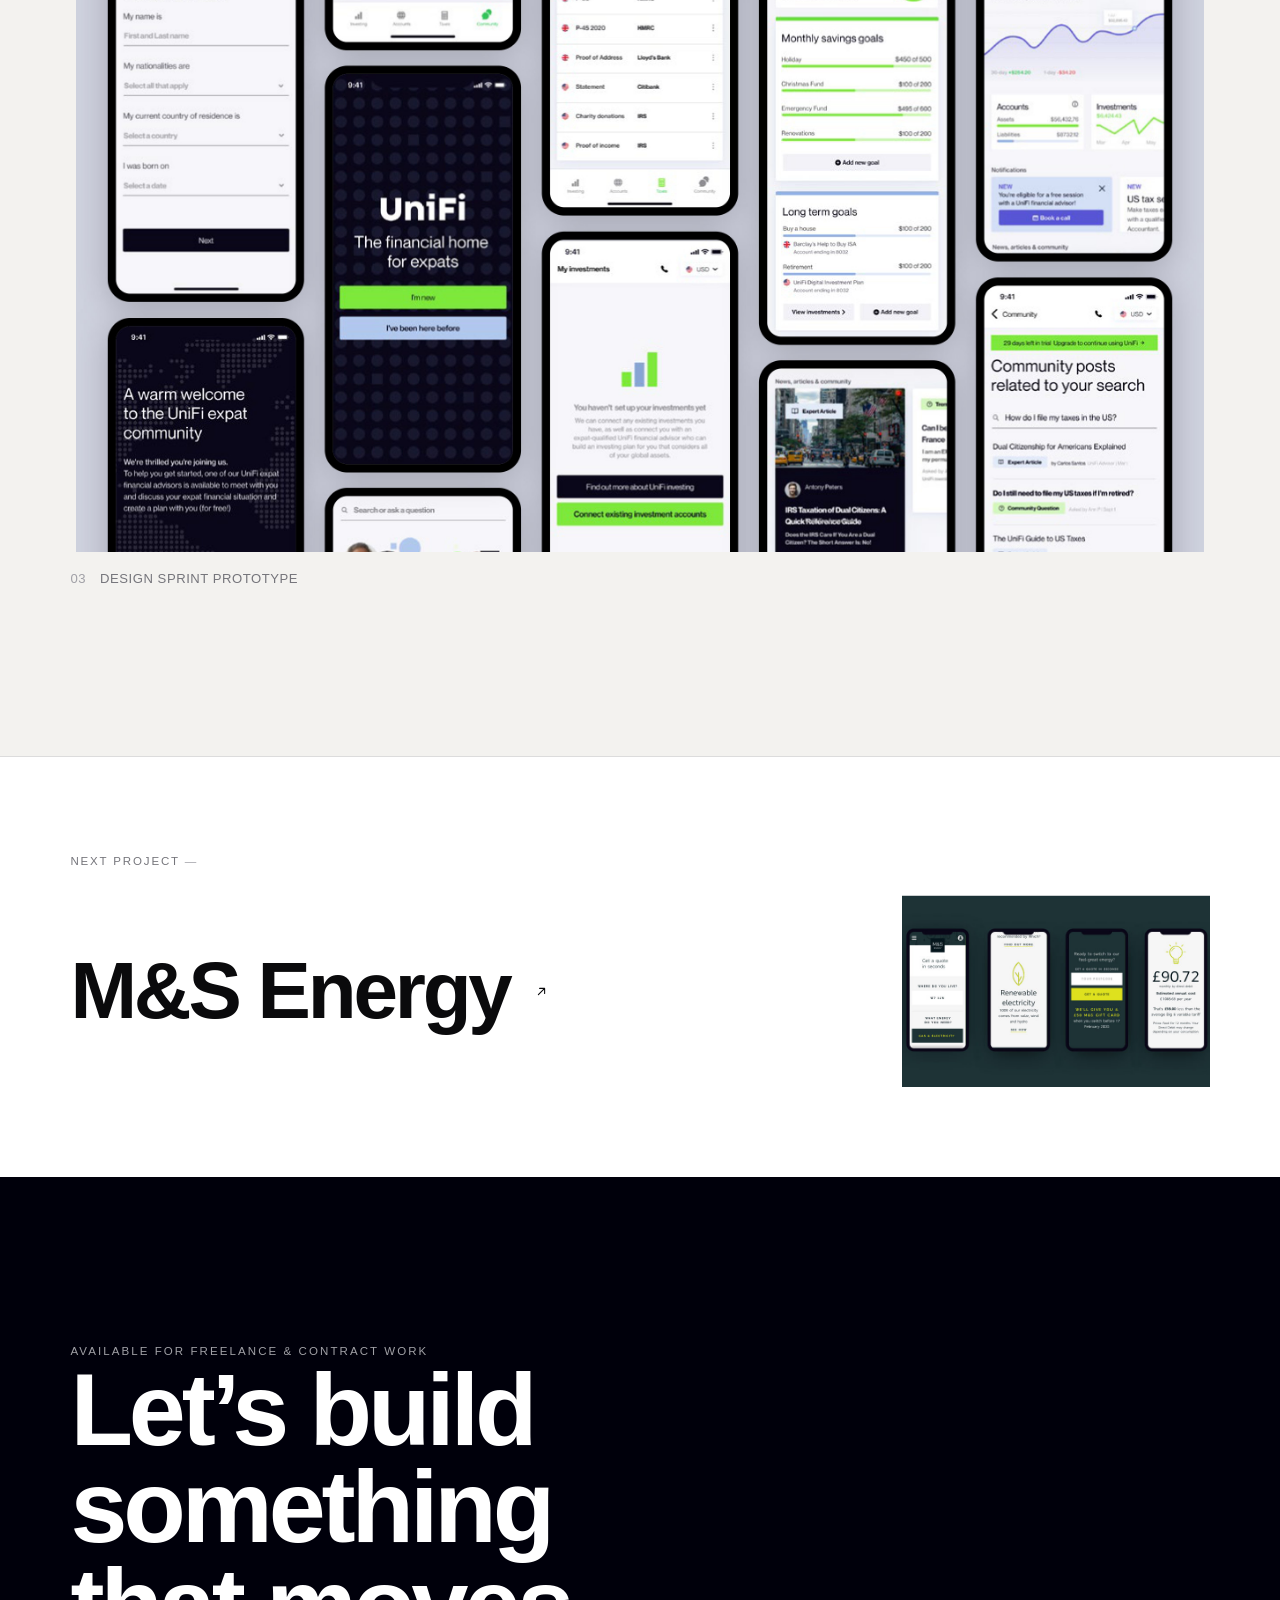
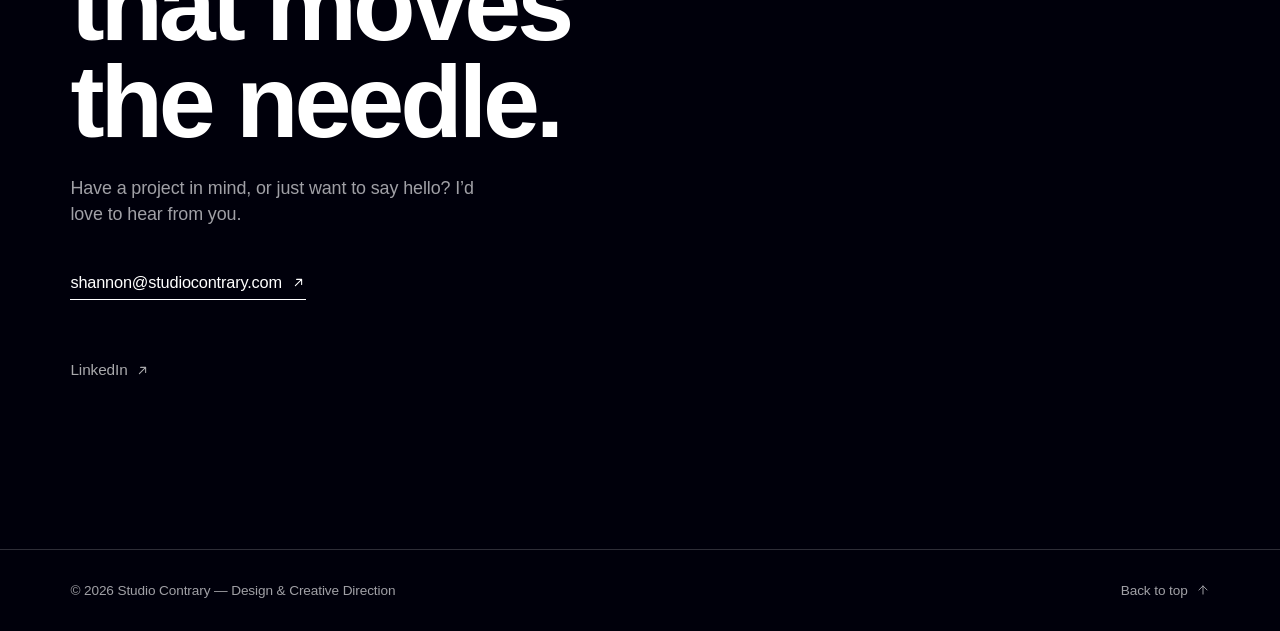
<file: projects/unifi.html>
<!doctype html>
<html lang="en">
<head>
<meta charset="utf-8">
<meta name="viewport" content="width=device-width, initial-scale=1">
<title>UniFi — Studio Contrary</title>
<meta name="description" content="Helping an early-stage fintech startup find their voice & designing their first MVP.">
<meta property="og:type" content="website">
<meta property="og:title" content="UniFi — Studio Contrary">
<meta property="og:description" content="Helping an early-stage fintech startup find their voice & designing their first MVP.">
<meta property="og:image" content="../assets/spreads/full/p22.jpg">
<meta name="twitter:card" content="summary_large_image">
<link rel="icon" href="../assets/favicon.svg" type="image/svg+xml">
<link rel="stylesheet" href="../assets/css/style.css">
</head>
<body>
<header class="site-header" id="top">
  <div class="wrap">
    <a class="brand" href="../index.html">Studio Contrary</a>
    <nav class="nav" aria-label="Primary">
      <a href="../index.html#work">Work</a>
      <a href="../index.html#about">About</a>
      <a href="../index.html#testimonials">Testimonials</a>
      <a href="../index.html#contact">Contact</a>
    </nav>
    <button class="menu-toggle" aria-label="Menu" aria-expanded="false">
      <span></span><span></span><span></span>
    </button>
  </div>
</header>
<main>
<section class="proj-hero">
  <div class="wrap">
    <p class="eyebrow"><a href="../index.html#work">Work</a> &nbsp;/&nbsp; Fintech · Design sprint</p>
    <h1>UniFi</h1>
    <p class="tagline">Helping an early-stage fintech startup find their voice &amp; designing their first MVP.</p>
  </div>
</section>
<section class="wrap">
  <div class="proj-meta">
    <p class="brief reveal">UniFi is an early-stage startup helping expats manage finances spread across multiple countries by connecting them to a single account, with expert advice on investing and tax on a subscription basis. I worked with the founders on brand and product strategy, developing an MVP through a one-week Google Design Sprint that I facilitated remotely.</p>
    <div class="side reveal d1">
      <div><h4>Role</h4><ul class="role-list"><li>Brand strategy &amp; design</li><li>Design sprint facilitation</li><li>User research &amp; testing</li><li>Prototyping</li></ul></div>
      <div><h4>Context</h4><p class="ctx">Brand &amp; product strategy via a remote Google Design Sprint</p></div>
    </div>
  </div>
</section>
<section class="spreads section">
  <div class="wrap">
    <figure class="spread reveal">
      <button class="frame" data-full="../assets/spreads/full/p21.jpg" data-cap="Strategy &amp; design sprint" aria-label="Enlarge: Strategy &amp; design sprint">
        <img src="../assets/spreads/full/p21.jpg" alt="UniFi — Strategy &amp; design sprint" width="2560" height="1600" loading="lazy">
      </button>
      <figcaption><span class="n">01</span> Strategy &amp; design sprint <span class="zoom">Click to enlarge</span></figcaption>
    </figure><figure class="spread reveal">
      <button class="frame" data-full="../assets/spreads/full/p22.jpg" data-cap="UI concepts" aria-label="Enlarge: UI concepts">
        <img src="../assets/spreads/full/p22.jpg" alt="UniFi — UI concepts" width="2560" height="1600" loading="lazy">
      </button>
      <figcaption><span class="n">02</span> UI concepts <span class="zoom">Click to enlarge</span></figcaption>
    </figure><figure class="spread reveal">
      <button class="frame" data-full="../assets/spreads/full/p23.jpg" data-cap="Design sprint prototype" aria-label="Enlarge: Design sprint prototype">
        <img src="../assets/spreads/full/p23.jpg" alt="UniFi — Design sprint prototype" width="2560" height="1600" loading="lazy">
      </button>
      <figcaption><span class="n">03</span> Design sprint prototype <span class="zoom">Click to enlarge</span></figcaption>
    </figure>
  </div>
</section>
</main>
<a class="next-proj" href="ms-energy.html">
  <div class="wrap">
    <span class="label">Next project</span>
    <div class="row">
      <h3>M&amp;S Energy <svg class="arrow" width="15" height="15" viewBox="0 0 24 24" fill="none" stroke="currentColor" stroke-width="1.7" stroke-linecap="round" stroke-linejoin="round"><path d="M7 17L17 7M9 7h8v8"/></svg></h3>
      <div class="np-thumb"><img src="../assets/spreads/thumb/p27.jpg" alt="M&amp;S Energy" width="800" height="500" loading="lazy"></div>
    </div>
  </div>
</a>
<section class="contact section" id="contact">
  <div class="wrap">
    <p class="eyebrow reveal" style="color:var(--muted-2)">Available for freelance &amp; contract work</p>
    <h2 class="big reveal d1">Let’s build<br>something<br><a href="mailto:shannon@studiocontrary.com">that moves<br>the needle.</a></h2>
    <p class="sub reveal d1">Have a project in mind, or just want to say hello? I’d love to hear from you.</p>
    <div class="cta-row reveal d2">
      <a class="link-arrow" href="mailto:shannon@studiocontrary.com">shannon@studiocontrary.com <svg class="arrow" width="15" height="15" viewBox="0 0 24 24" fill="none" stroke="currentColor" stroke-width="1.7" stroke-linecap="round" stroke-linejoin="round"><path d="M7 17L17 7M9 7h8v8"/></svg></a>
    </div>
    <div class="socials reveal d3"><a href="https://uk.linkedin.com/in/shannoncraver" target="_blank" rel="noopener">LinkedIn <svg class="arrow" width="15" height="15" viewBox="0 0 24 24" fill="none" stroke="currentColor" stroke-width="1.7" stroke-linecap="round" stroke-linejoin="round"><path d="M7 17L17 7M9 7h8v8"/></svg></a></div>
  </div>
</section>
<footer class="site-footer">
  <div class="wrap">
    <span>© <span data-year>2023</span> Studio Contrary — Design & Creative Direction</span>
    <a class="to-top" href="#top">Back to top
      <svg class="arrow" width="14" height="14" viewBox="0 0 24 24" fill="none" stroke="currentColor" stroke-width="1.7" stroke-linecap="round" stroke-linejoin="round"><path d="M12 19V5M5 12l7-7 7 7"/></svg>
    </a>
  </div>
</footer>
<script src="../assets/js/main.js"></script>
</body>
</html>
</file>
<file: assets/css/style.css>
/* =========================================================================
   Shannon Craver — Portfolio
   Minimal, typographic, monochrome. No rounded corners, no card chrome —
   the work provides the colour, the type does the rest.
   ========================================================================= */

:root {
  --ink:        #0a0a0c;
  --ink-2:      #16161a;
  --paper:      #ffffff;
  --paper-2:    #f3f2ef;   /* warm light grey for image fields */
  --muted:      #75757b;
  --muted-2:    #a0a0a6;
  --line:       rgba(10,10,12,.14);
  --line-soft:  rgba(10,10,12,.08);
  --line-dark:  rgba(255,255,255,.18);

  --maxw:   1320px;
  --gutter: clamp(22px, 5.5vw, 80px);

  --sans: "Helvetica Neue", Helvetica, "Inter", system-ui, -apple-system,
          "Segoe UI", Arial, sans-serif;

  --header-h: 76px;
  --ease: cubic-bezier(.22,.61,.36,1);
}

/* ---------- reset ---------- */
*,*::before,*::after { box-sizing: border-box; }
* { margin: 0; }
html { -webkit-text-size-adjust: 100%; scroll-behavior: smooth; }
@media (prefers-reduced-motion: reduce) { html { scroll-behavior: auto; } }

body {
  font-family: var(--sans);
  background: var(--paper);
  color: var(--ink);
  line-height: 1.55;
  font-size: clamp(1rem, .97rem + .18vw, 1.09rem);
  -webkit-font-smoothing: antialiased;
  text-rendering: optimizeLegibility;
  font-feature-settings: "kern" 1, "liga" 1;
  letter-spacing: -.006em;
  overflow-x: hidden;
}

img { max-width: 100%; display: block; }
a { color: inherit; text-decoration: none; }
button { font: inherit; color: inherit; cursor: pointer; border: 0; background: none; }
::selection { background: var(--ink); color: var(--paper); }
:focus-visible { outline: 2px solid currentColor; outline-offset: 4px; }

/* ---------- type primitives ---------- */
.eyebrow {
  font-size: .72rem; letter-spacing: .18em; text-transform: uppercase;
  color: var(--muted); font-weight: 500;
}
.eyebrow.on-dark { color: var(--muted-2); }
.eyebrow.dash::after { content: " —"; color: var(--muted-2); }
h1,h2,h3,h4 { font-weight: 600; letter-spacing: -.03em; line-height: 1; }

/* ---------- layout ---------- */
.wrap { width: 100%; max-width: var(--maxw); margin-inline: auto; padding-inline: var(--gutter); }
.section { padding-block: clamp(84px, 13vw, 184px); }
.rule { border: 0; border-top: 1px solid var(--line); }

/* section label + heading, echoing the PDF "LABEL —" motif */
.sec-head { margin-bottom: clamp(40px, 6vw, 80px); }
.sec-head .eyebrow { display: block; margin-bottom: 22px; }
.sec-head .eyebrow::after { content: " —"; color: var(--muted-2); }
.sec-head h2 { font-size: clamp(2rem, 1rem + 4vw, 3.7rem); max-width: 16ch; }
.sec-head .sub { color: var(--muted); margin-top: 16px; font-size: 1.05rem; }

/* ---------- header ---------- */
.site-header {
  position: fixed; inset: 0 0 auto 0; z-index: 60; height: var(--header-h);
  display: flex; align-items: center;
  transition: background .45s var(--ease), border-color .45s var(--ease);
  border-bottom: 1px solid transparent;
}
.site-header .wrap { display: flex; align-items: center; justify-content: space-between; gap: 24px; }
.brand { font-weight: 600; letter-spacing: -.02em; font-size: 1.02rem; white-space: nowrap; }
.nav { display: flex; align-items: center; gap: clamp(22px, 2.4vw, 40px); }
.nav a { font-size: .94rem; color: var(--ink); position: relative; padding-block: 3px; letter-spacing: -.01em; }
.nav a::after {
  content:""; position:absolute; left:0; bottom:0; height:1px; width:100%;
  background: currentColor; transform: scaleX(0); transform-origin: left;
  transition: transform .4s var(--ease);
}
.nav a:hover::after, .nav a:focus-visible::after { transform: scaleX(1); }

.site-header.over-hero { color: var(--paper); }
.site-header.over-hero .brand, .site-header.over-hero .nav a { color: var(--paper); }
.site-header.over-hero .menu-toggle span { background: var(--paper); }
.site-header.scrolled {
  background: rgba(255,255,255,.86);
  backdrop-filter: saturate(180%) blur(16px);
  -webkit-backdrop-filter: saturate(180%) blur(16px);
  border-bottom-color: var(--line-soft);
}
.site-header.scrolled .brand, .site-header.scrolled .nav a { color: var(--ink); }
.site-header.scrolled .menu-toggle span { background: var(--ink); }

.menu-toggle { display: none; width: 28px; height: 16px; position: relative; }
.menu-toggle span {
  position: absolute; left: 0; height: 1.5px; width: 100%; background: var(--ink);
  transition: transform .4s var(--ease), opacity .25s, top .4s var(--ease);
}
.menu-toggle span:nth-child(1){ top: 0; }
.menu-toggle span:nth-child(2){ top: 7px; }
.menu-toggle span:nth-child(3){ top: 14px; }
body.menu-open .menu-toggle span:nth-child(1){ top: 7px; transform: rotate(45deg); }
body.menu-open .menu-toggle span:nth-child(2){ opacity: 0; }
body.menu-open .menu-toggle span:nth-child(3){ top: 7px; transform: rotate(-45deg); }

/* ---------- CTAs (squared, never pills) ---------- */
.link-arrow {
  display: inline-flex; align-items: center; gap: .55em;
  font-size: 1.02rem; font-weight: 500; letter-spacing: -.01em;
  padding-bottom: 4px; border-bottom: 1px solid currentColor;
  transition: opacity .3s var(--ease);
}
.link-arrow .arrow { transition: transform .35s var(--ease); }
.link-arrow:hover .arrow { transform: translate(3px,-3px); }
.link-arrow:hover { opacity: .62; }
.cta-row { display: flex; flex-wrap: wrap; gap: clamp(20px, 3vw, 40px); }

/* ---------- hero ---------- */
.hero {
  background: #00000b; color: var(--paper);
  min-height: 100svh; display: flex; align-items: flex-end;
  position: relative; overflow: hidden;
  padding-block: calc(var(--header-h) + 40px) clamp(46px, 9vh, 104px);
}
.hero::after {
  content:""; position:absolute; inset:0; pointer-events:none;
  background: radial-gradient(130% 90% at 82% -10%, rgba(255,255,255,.05), transparent 58%);
}
.hero .wrap { position: relative; z-index: 2; width: 100%; }
.hero .eyebrow { margin-bottom: clamp(22px, 4vw, 40px); }
.hero h1 {
  font-size: clamp(3.2rem, 13vw, 11rem); font-weight: 600;
  letter-spacing: -.045em; line-height: .88;
}
.hero .lede {
  margin-top: clamp(24px, 3.4vw, 42px);
  font-size: clamp(1.15rem, 1rem + 1.1vw, 1.85rem);
  font-weight: 400; max-width: 26ch; color: rgba(255,255,255,.82); letter-spacing: -.018em;
  line-height: 1.32;
}
.hero .cta-row { margin-top: clamp(30px, 4.5vw, 52px); }
.scroll-cue {
  position: absolute; left: var(--gutter); bottom: 28px; z-index: 2;
  font-size: .7rem; letter-spacing: .18em; text-transform: uppercase; color: var(--muted-2);
  display: flex; align-items: center; gap: 12px;
}
.scroll-cue .bar { width: 34px; height: 1px; background: rgba(255,255,255,.3); position: relative; overflow: hidden; }
.scroll-cue .bar::after { content:""; position:absolute; inset:0; background:#fff; transform: translateX(-100%); animation: slide 2.6s var(--ease) infinite; }
@keyframes slide { 0%{transform:translateX(-100%)} 55%{transform:translateX(100%)} 100%{transform:translateX(100%)} }

/* ---------- work grid ---------- */
.work-grid { display: grid; grid-template-columns: repeat(2, 1fr); gap: clamp(40px,5vw,96px) clamp(28px,4vw,64px); }
.card { display: block; }
.card-img { overflow: hidden; aspect-ratio: 16/10; background: var(--paper-2); }
.card-img img {
  width: 100%; height: 100%; object-fit: cover; object-position: center;
  transition: transform .8s var(--ease), opacity .5s;
}
.card:hover .card-img img { transform: scale(1.04); }
.card-body { padding-top: 22px; }
.card-title { display: flex; align-items: baseline; gap: 14px; }
.card-title h3 { font-size: clamp(1.5rem, 1rem + 1.6vw, 2.3rem); }
.card-title .arrow { margin-left: auto; opacity: 0; transform: translate(-6px,6px); transition: opacity .4s var(--ease), transform .4s var(--ease); }
.card:hover .card-title .arrow { opacity: 1; transform: none; }
.card-desc { color: var(--muted); margin-top: 12px; max-width: 46ch; font-size: 1.02rem; line-height: 1.45; }
.card-tags { margin-top: 16px; color: var(--muted-2); font-size: .76rem; letter-spacing: .04em; text-transform: uppercase; }

/* ---------- about ---------- */
.about .intro { font-size: clamp(1.7rem, 1rem + 3vw, 3.3rem); font-weight: 500; letter-spacing: -.03em; line-height: 1.1; max-width: 19ch; }
.about .intro em { font-style: normal; color: var(--muted-2); }
.about-grid { display: grid; grid-template-columns: 1.1fr .9fr; gap: clamp(40px, 6vw, 100px); margin-top: clamp(52px, 7vw, 96px); }
.about-bio { font-size: 1.06rem; }
.about-bio p + p { margin-top: 1.1em; }
.about-bio .with { margin-top: 32px; list-style: none; padding: 0; display: grid; gap: 13px; }
.about-bio .with li { position: relative; padding-left: 28px; color: var(--ink-2); }
.about-bio .with li::before { content:""; position:absolute; left:0; top:.66em; width:14px; height:1px; background: var(--ink); }

.facts { display: grid; gap: clamp(34px, 4vw, 48px); align-content: start; }
.fact h4 { font-size: .72rem; letter-spacing: .16em; text-transform: uppercase; color: var(--muted); font-weight: 600; margin-bottom: 18px; }
.fact h4::after { content:" —"; color: var(--muted-2); }
.fact ul { list-style: none; padding: 0; columns: 2; column-gap: 28px; }
.fact.single ul { columns: 1; }
.fact li { padding: 4px 0; font-size: .98rem; break-inside: avoid; color: var(--ink-2); }
.cv-row { display: flex; justify-content: space-between; gap: 16px; padding: 13px 0; border-top: 1px solid var(--line-soft); }
.cv-row:first-of-type { border-top: 0; }
.cv-row .role { color: var(--ink-2); } .cv-row .role b { font-weight: 600; color: var(--ink); }
.cv-row .when { color: var(--muted); font-size: .85rem; white-space: nowrap; font-variant-numeric: tabular-nums; }

/* ---------- testimonials (no cards) ---------- */
.quotes { background: var(--paper-2); }
.quote-grid { columns: 3; column-gap: clamp(34px, 4vw, 64px); }
.quote { break-inside: avoid; padding: 26px 0 34px; border-top: 1px solid var(--line); margin-bottom: 0; }
.quote:first-child { border-top: 0; }
.quote .mark { font-size: 4.4rem; font-weight: 600; line-height: 1; color: var(--ink); height: .5em; margin-bottom: 8px; letter-spacing: -.02em; }
.quote blockquote { font-size: 1.12rem; letter-spacing: -.016em; line-height: 1.42; color: var(--ink); }
.quote .who { margin-top: 18px; }
.quote .who b { font-weight: 600; display: block; }
.quote .who span { color: var(--muted); font-size: .9rem; }

/* ---------- contact ---------- */
.contact { background: #00000b; color: var(--paper); }
.contact .big { font-size: clamp(2.6rem, 1rem + 7.5vw, 6.4rem); font-weight: 600; letter-spacing: -.04em; line-height: .95; }
.contact .big a { color: inherit; }
.contact .sub { color: var(--muted-2); margin-top: 26px; max-width: 44ch; font-size: 1.12rem; line-height: 1.45; }
.contact .cta-row { margin-top: 42px; }
.socials { margin-top: 58px; display: flex; flex-wrap: wrap; gap: clamp(22px,3vw,40px); }
.socials a { color: rgba(255,255,255,.66); font-size: .96rem; display:inline-flex; gap:7px; align-items:center; transition: color .3s; }
.socials a:hover { color: #fff; }
.socials a .arrow { transition: transform .3s var(--ease); }
.socials a:hover .arrow { transform: translate(2px,-2px); }

/* ---------- footer ---------- */
.site-footer { background: #00000b; color: var(--muted-2); border-top: 1px solid var(--line-dark); }
.site-footer .wrap { display: flex; justify-content: space-between; align-items: center; gap: 18px; flex-wrap: wrap; padding-block: 30px; font-size: .85rem; }
.site-footer a:hover { color: #fff; }
.to-top { display:inline-flex; align-items:center; gap:8px; }
.to-top .arrow { transition: transform .3s var(--ease); }
.to-top:hover .arrow { transform: translateY(-3px); }

/* =========================================================================
   PROJECT PAGE
   ========================================================================= */
.proj-hero { padding-top: calc(var(--header-h) + clamp(56px, 9vw, 128px)); padding-bottom: clamp(38px, 5vw, 64px); }
.proj-hero .eyebrow a { color: var(--muted); transition: color .3s; }
.proj-hero .eyebrow a:hover { color: var(--ink); }
.proj-hero h1 { font-size: clamp(2.8rem, 1rem + 8vw, 7rem); letter-spacing: -.045em; line-height: .92; margin-top: 22px; }
.proj-hero .tagline { font-size: clamp(1.2rem, 1rem + 1.1vw, 1.85rem); color: var(--muted); margin-top: 26px; max-width: 28ch; letter-spacing: -.018em; line-height: 1.3; }

.proj-meta { display: grid; grid-template-columns: repeat(12,1fr); gap: clamp(28px,4vw,56px); padding-block: clamp(40px,5vw,68px); border-top: 1px solid var(--line); border-bottom: 1px solid var(--line); }
.proj-meta .brief { grid-column: span 7; font-size: clamp(1.15rem,1rem + .7vw,1.5rem); letter-spacing: -.016em; line-height: 1.42; }
.proj-meta .side { grid-column: 9 / span 4; display: grid; gap: 30px; align-content: start; }
.proj-meta .side h4 { font-size: .72rem; letter-spacing: .16em; text-transform: uppercase; color: var(--muted); font-weight: 600; margin-bottom: 14px; }
.proj-meta .side h4::after { content:" —"; color: var(--muted-2); }
.proj-meta .side .role-list { list-style: none; padding: 0; display: grid; gap: 7px; }
.proj-meta .side .role-list li { font-size: 1rem; color: var(--ink-2); letter-spacing: -.01em; }
.proj-meta .side .ctx { font-size: 1rem; color: var(--ink-2); line-height: 1.4; }

/* spreads — bare images, no frame */
.spreads { background: var(--paper-2); }
.spread { margin-bottom: clamp(40px, 6vw, 88px); }
.spread:last-child { margin-bottom: 0; }
.spread figure { margin: 0; }
.spread button.frame { display: block; width: 100%; overflow: hidden; background: transparent; transition: opacity .4s var(--ease); }
.spread button.frame:hover { opacity: .92; }
.spread img { width: 100%; height: auto; }
.spread figcaption { margin-top: 16px; display: flex; align-items: center; gap: 14px; color: var(--muted); font-size: .82rem; letter-spacing: .04em; text-transform: uppercase; }
.spread figcaption .n { font-variant-numeric: tabular-nums; color: var(--muted-2); }
.spread figcaption .zoom { margin-left: auto; opacity: 0; transition: opacity .3s; letter-spacing: .08em; }
.spread:hover figcaption .zoom { opacity: 1; }

/* next project */
.next-proj { display: block; background: var(--paper); border-top: 1px solid var(--line); }
.next-proj .wrap { padding-block: clamp(48px, 7vw, 92px); }
.next-proj .label { color: var(--muted); font-size: .72rem; letter-spacing: .16em; text-transform: uppercase; }
.next-proj .label::after { content:" —"; color: var(--muted-2); }
.next-proj .row { display: flex; align-items: center; justify-content: space-between; gap: 24px; margin-top: 22px; }
.next-proj h3 { font-size: clamp(2.2rem, 1rem + 5.5vw, 5rem); letter-spacing: -.04em; transition: transform .45s var(--ease); display:flex; align-items:center; gap:.3em; }
.next-proj h3 .arrow { transition: transform .45s var(--ease); }
.next-proj:hover h3 { transform: translateX(12px); }
.next-proj:hover h3 .arrow { transform: translate(4px,-4px); }
.next-proj .np-thumb { width: clamp(140px, 24vw, 320px); aspect-ratio: 16/10; overflow: hidden; flex: none; background: var(--paper-2); }
.next-proj .np-thumb img { width: 100%; height: 100%; object-fit: cover; object-position: center; }

/* =========================================================================
   LIGHTBOX
   ========================================================================= */
.lb { position: fixed; inset: 0; z-index: 100; display: none; }
.lb.open { display: block; }
.lb-backdrop { position: absolute; inset: 0; background: rgba(5,5,8,.95); opacity: 0; transition: opacity .35s; }
.lb.open .lb-backdrop { opacity: 1; }
.lb-stage { position: absolute; inset: 0; display: grid; place-items: center; padding: clamp(16px, 4vw, 72px); }
.lb-img { max-width: 100%; max-height: 100%; transform: scale(.98); opacity: 0; transition: transform .4s var(--ease), opacity .3s; }
.lb.open .lb-img { transform: scale(1); opacity: 1; }
.lb-cap { position: absolute; left: 0; right: 0; bottom: 24px; text-align: center; color: rgba(255,255,255,.66); font-size: .8rem; letter-spacing: .08em; text-transform: uppercase; }
.lb-close { position: absolute; top: 22px; right: 24px; width: 44px; height: 44px; color: #fff; display: grid; place-items: center; transition: opacity .3s, transform .4s; opacity:.8; }
.lb-close:hover { opacity: 1; transform: rotate(90deg); }
.lb-nav { position: absolute; top: 50%; transform: translateY(-50%); width: 50px; height: 50px; color: #fff; display: grid; place-items: center; opacity:.7; transition: opacity .3s; }
.lb-nav:hover { opacity: 1; }
.lb-prev { left: clamp(8px,1.5vw,24px); } .lb-next { right: clamp(8px,1.5vw,24px); }
.lb-count { position: absolute; top: 26px; left: 26px; color: rgba(255,255,255,.6); font-size: .82rem; font-variant-numeric: tabular-nums; letter-spacing: .08em; }

/* =========================================================================
   REVEAL
   ========================================================================= */
.reveal { opacity: 0; transform: translateY(24px); transition: opacity .9s var(--ease), transform .9s var(--ease); }
.reveal.in-view { opacity: 1; transform: none; }
.reveal.d1 { transition-delay: .08s; } .reveal.d2 { transition-delay: .16s; } .reveal.d3 { transition-delay: .24s; }
@media (prefers-reduced-motion: reduce) {
  .reveal { opacity: 1 !important; transform: none !important; transition: none; }
  .scroll-cue .bar::after { animation: none; }
}

/* =========================================================================
   RESPONSIVE
   ========================================================================= */
@media (max-width: 900px) {
  .nav { position: fixed; inset: 0; flex-direction: column; justify-content: center; gap: 30px;
         background: #00000b; color: #fff; transform: translateY(-100%);
         opacity: 0; visibility: hidden; pointer-events: none;
         transition: transform .55s var(--ease), opacity .4s, visibility .4s; }
  body.menu-open .nav { transform: none; opacity: 1; visibility: visible; pointer-events: auto; }
  .nav a, .site-header.scrolled .nav a, .site-header.over-hero .nav a { color: #fff; font-size: 1.7rem; letter-spacing: -.02em; }
  .menu-toggle { display: block; z-index: 70; }
  .about-grid { grid-template-columns: 1fr; gap: clamp(40px,6vw,60px); }
  .proj-meta { grid-template-columns: 1fr; }
  .proj-meta .brief, .proj-meta .side { grid-column: auto; }
  .quote-grid { columns: 2; }
}
@media (max-width: 620px) {
  .work-grid { grid-template-columns: 1fr; gap: clamp(44px,9vw,60px); }
  .quote-grid { columns: 1; }
  .fact ul { columns: 1; }
  .next-proj .np-thumb { display: none; }
  .hero { min-height: 94svh; }
  .card-title .arrow { display: none; }
}
</file>
